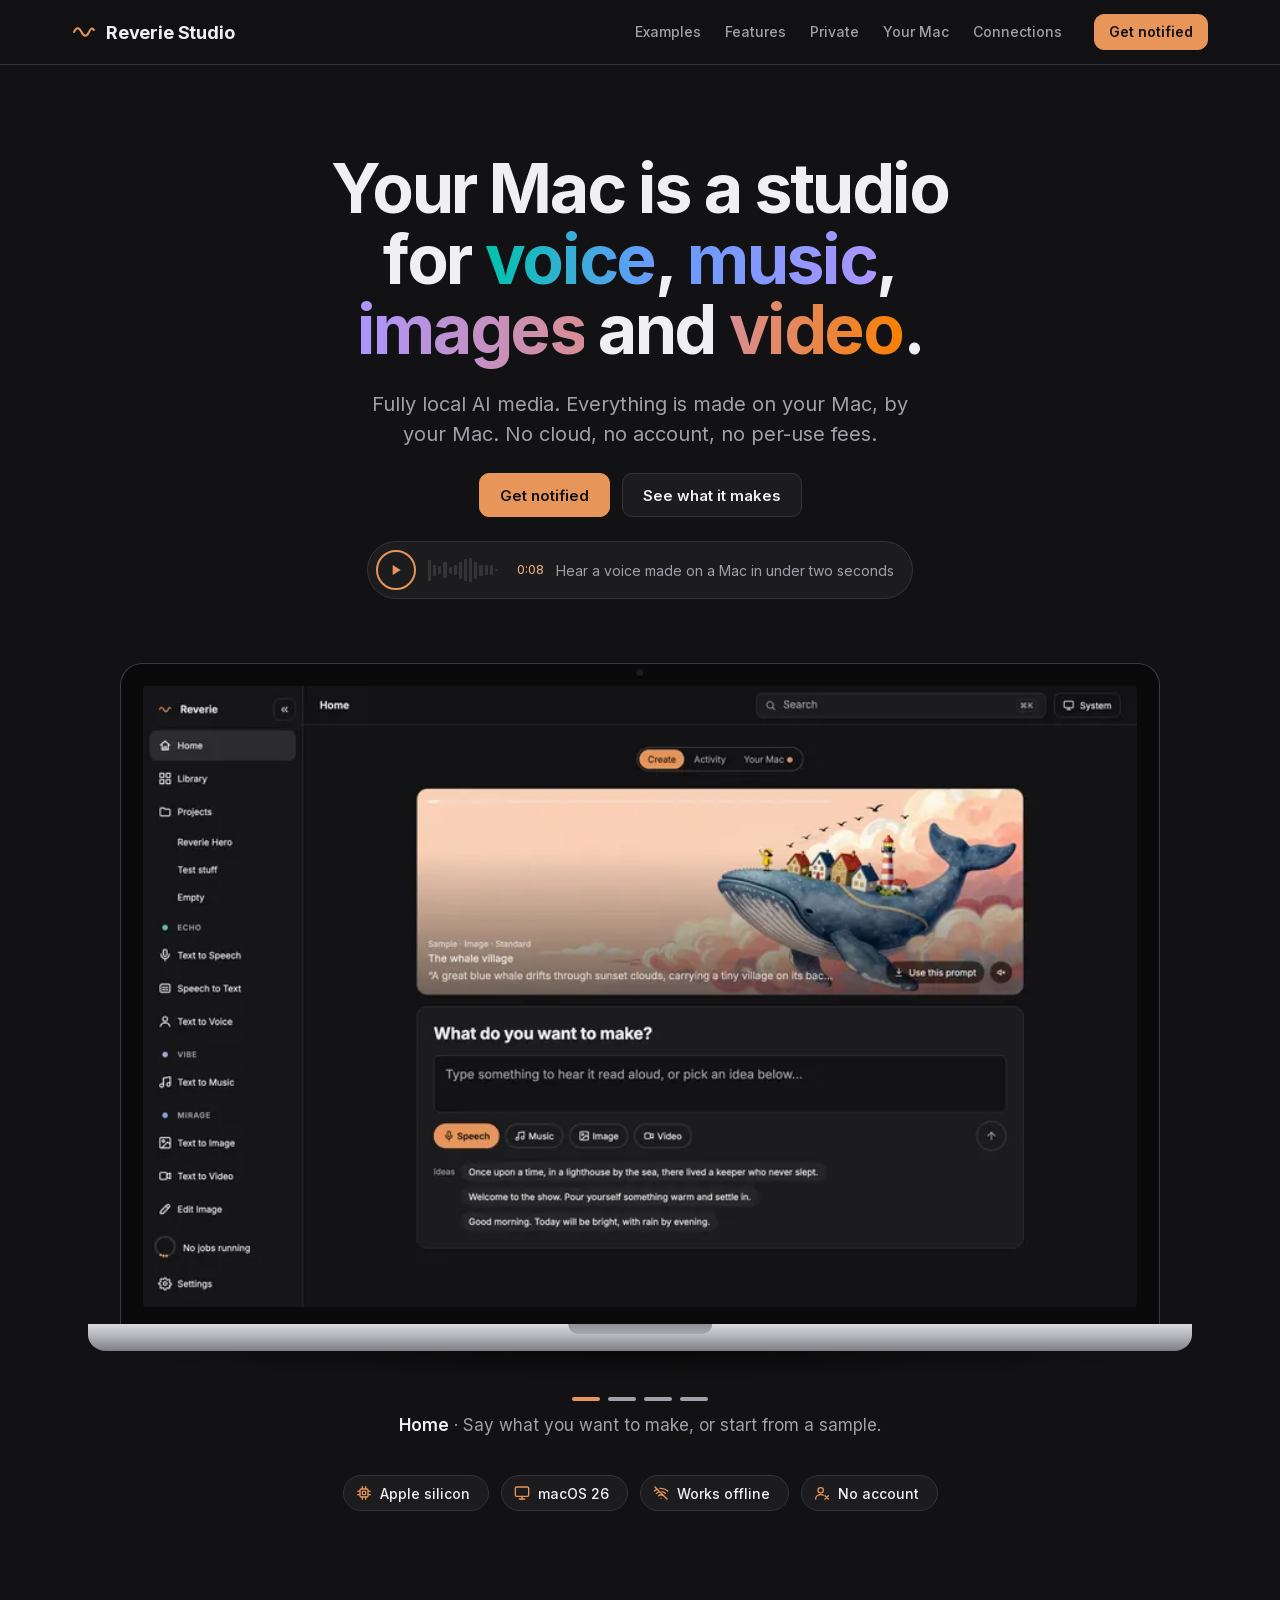
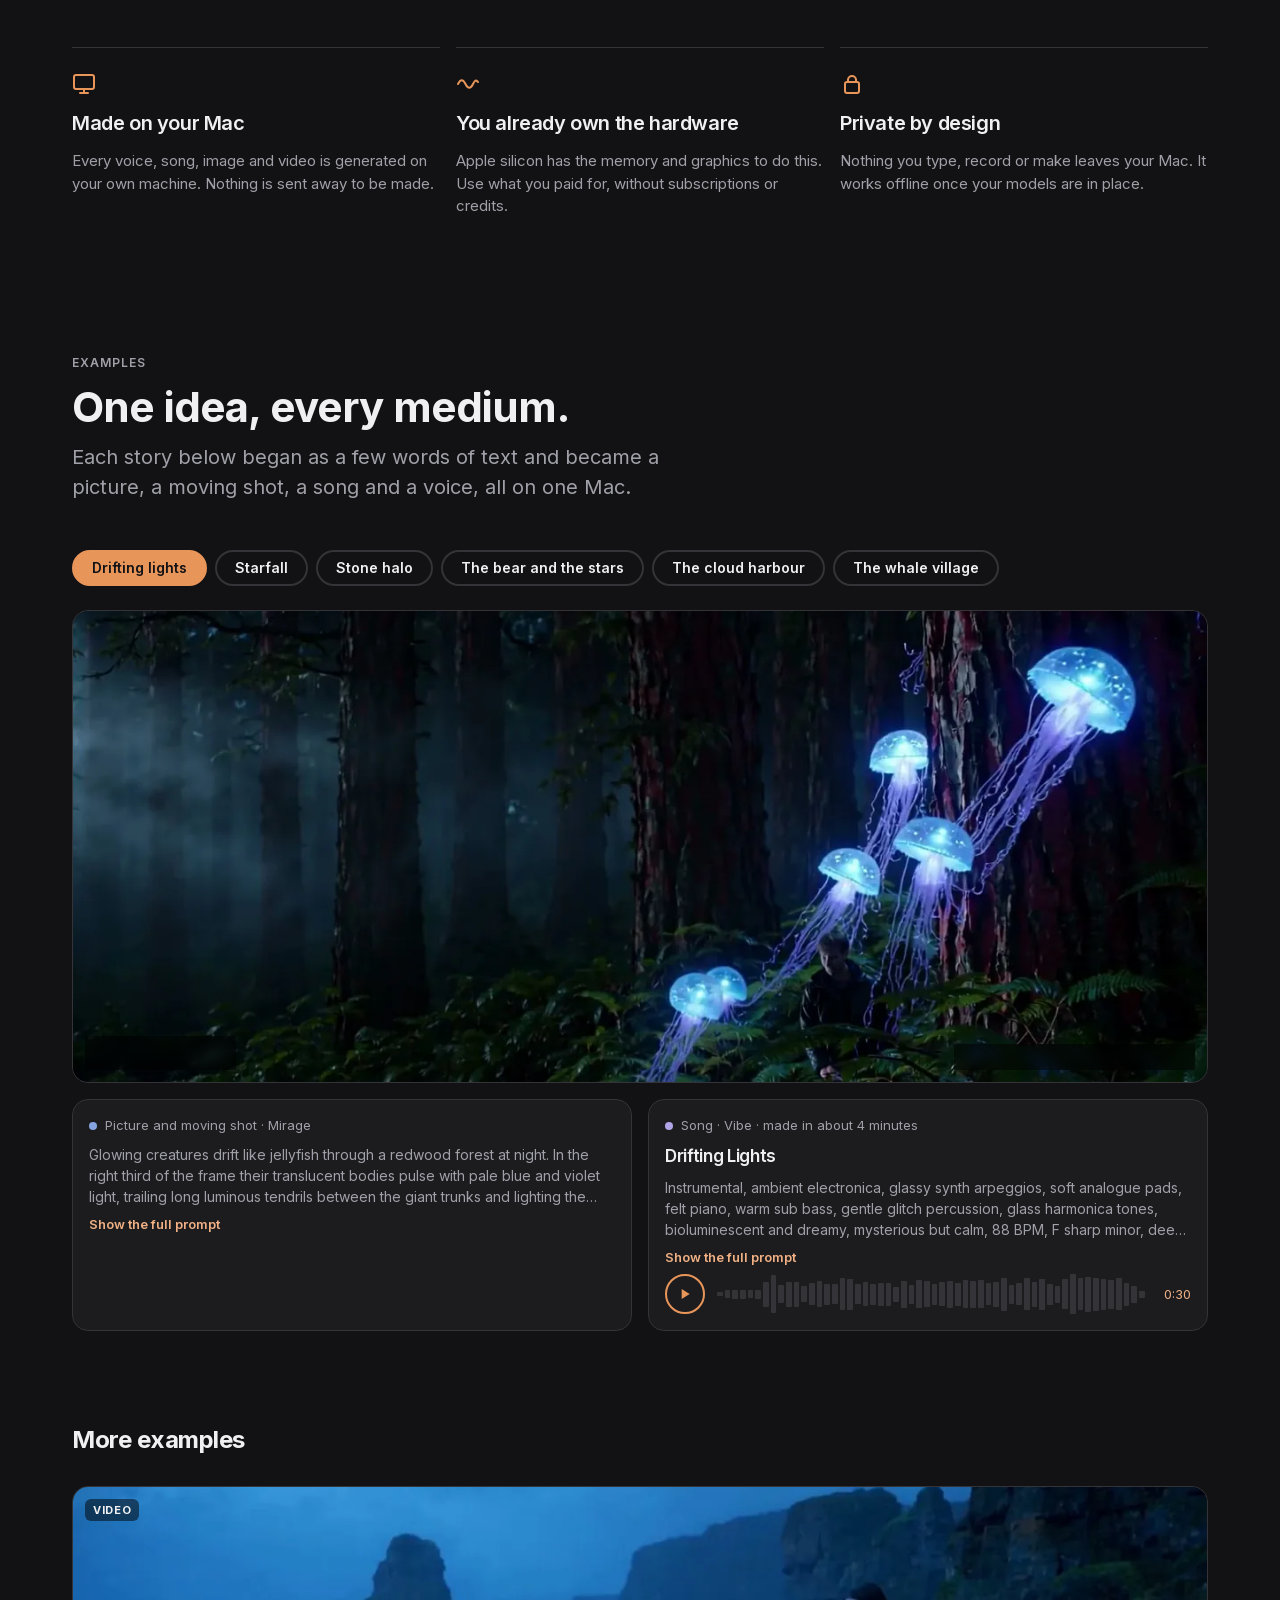
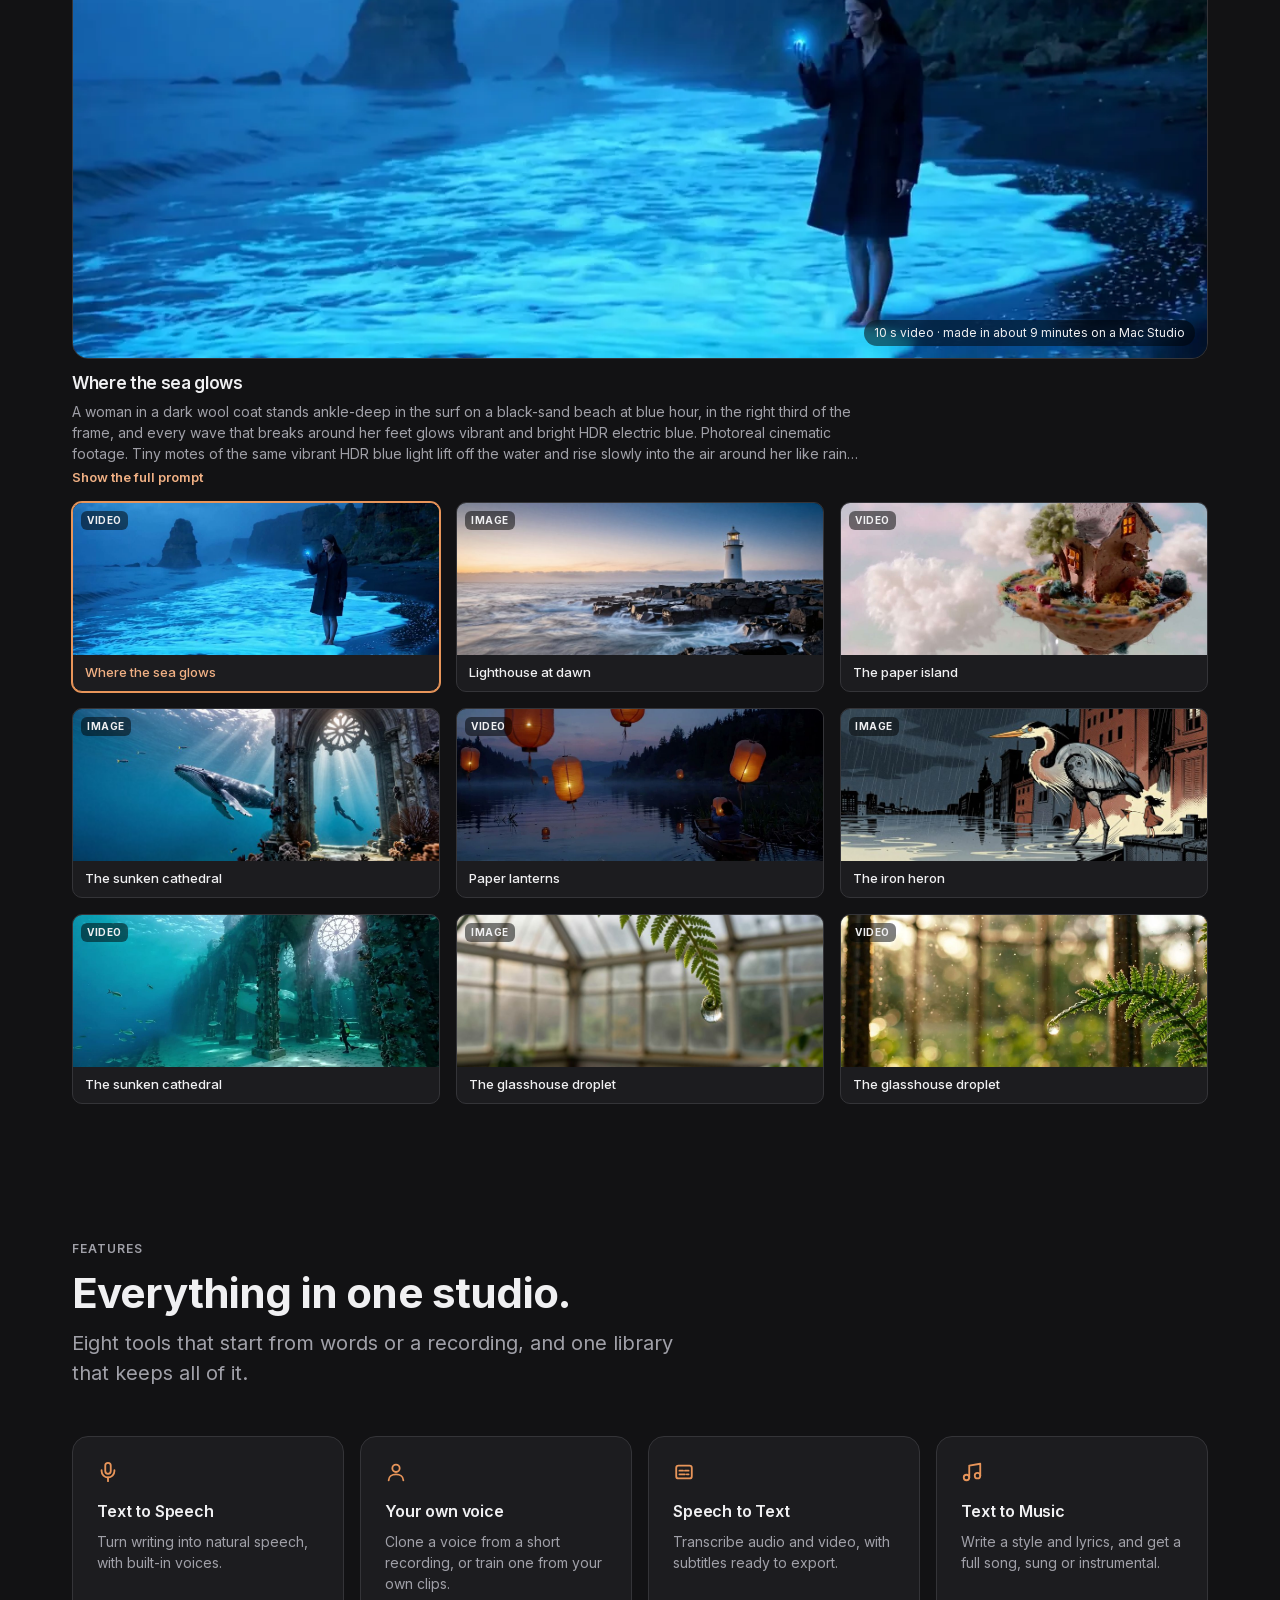
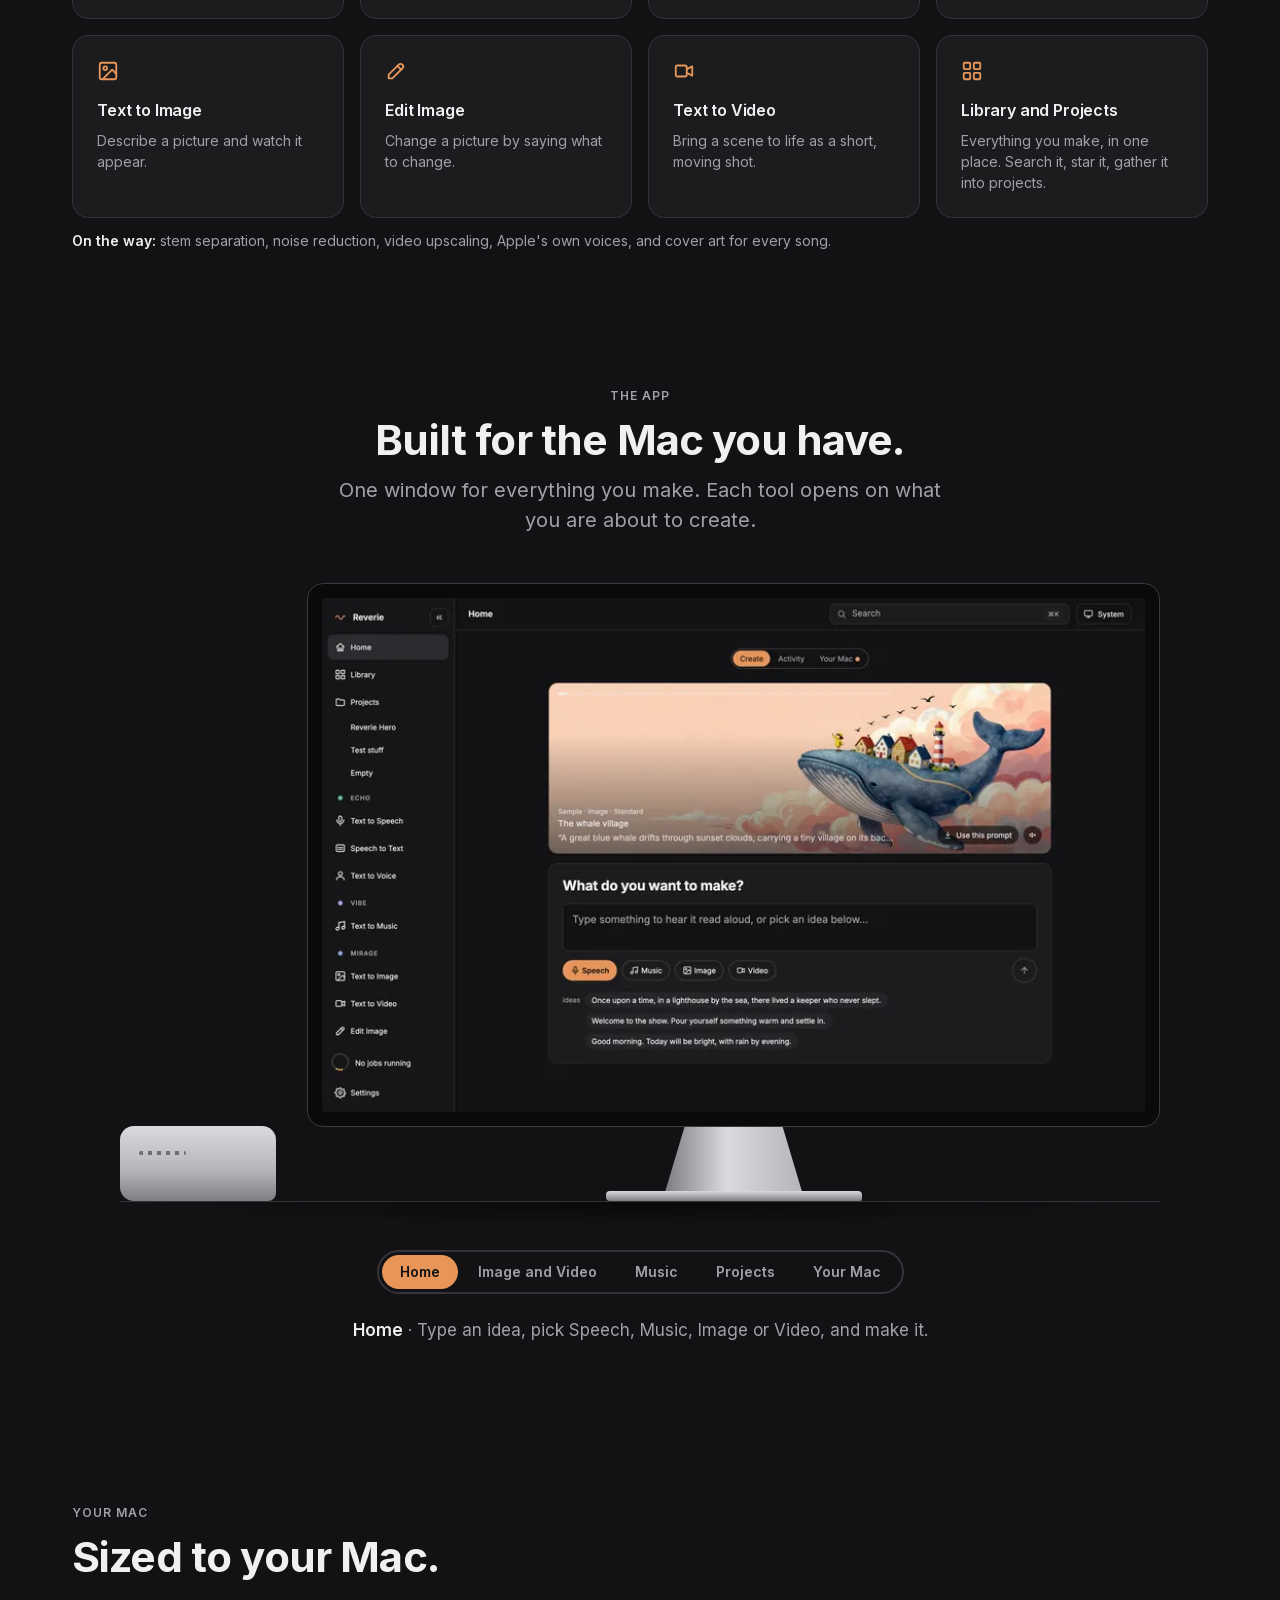
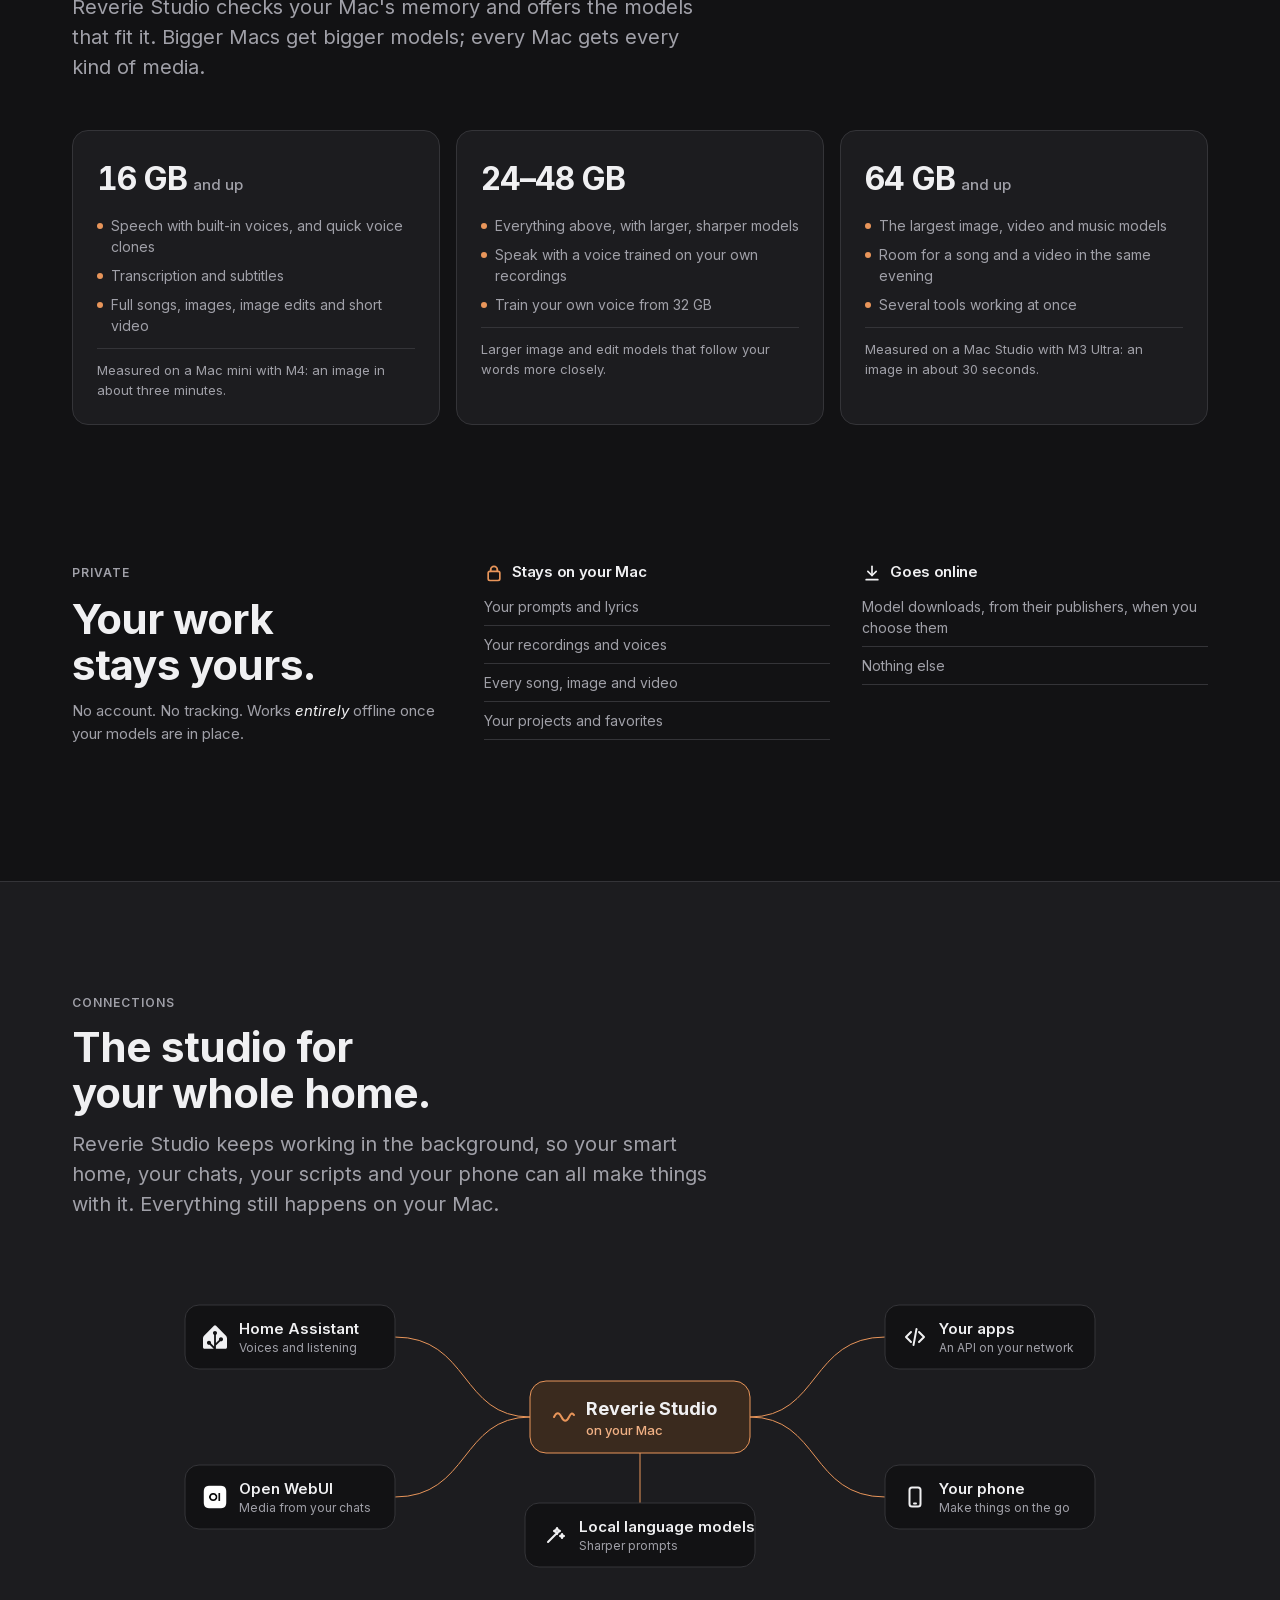
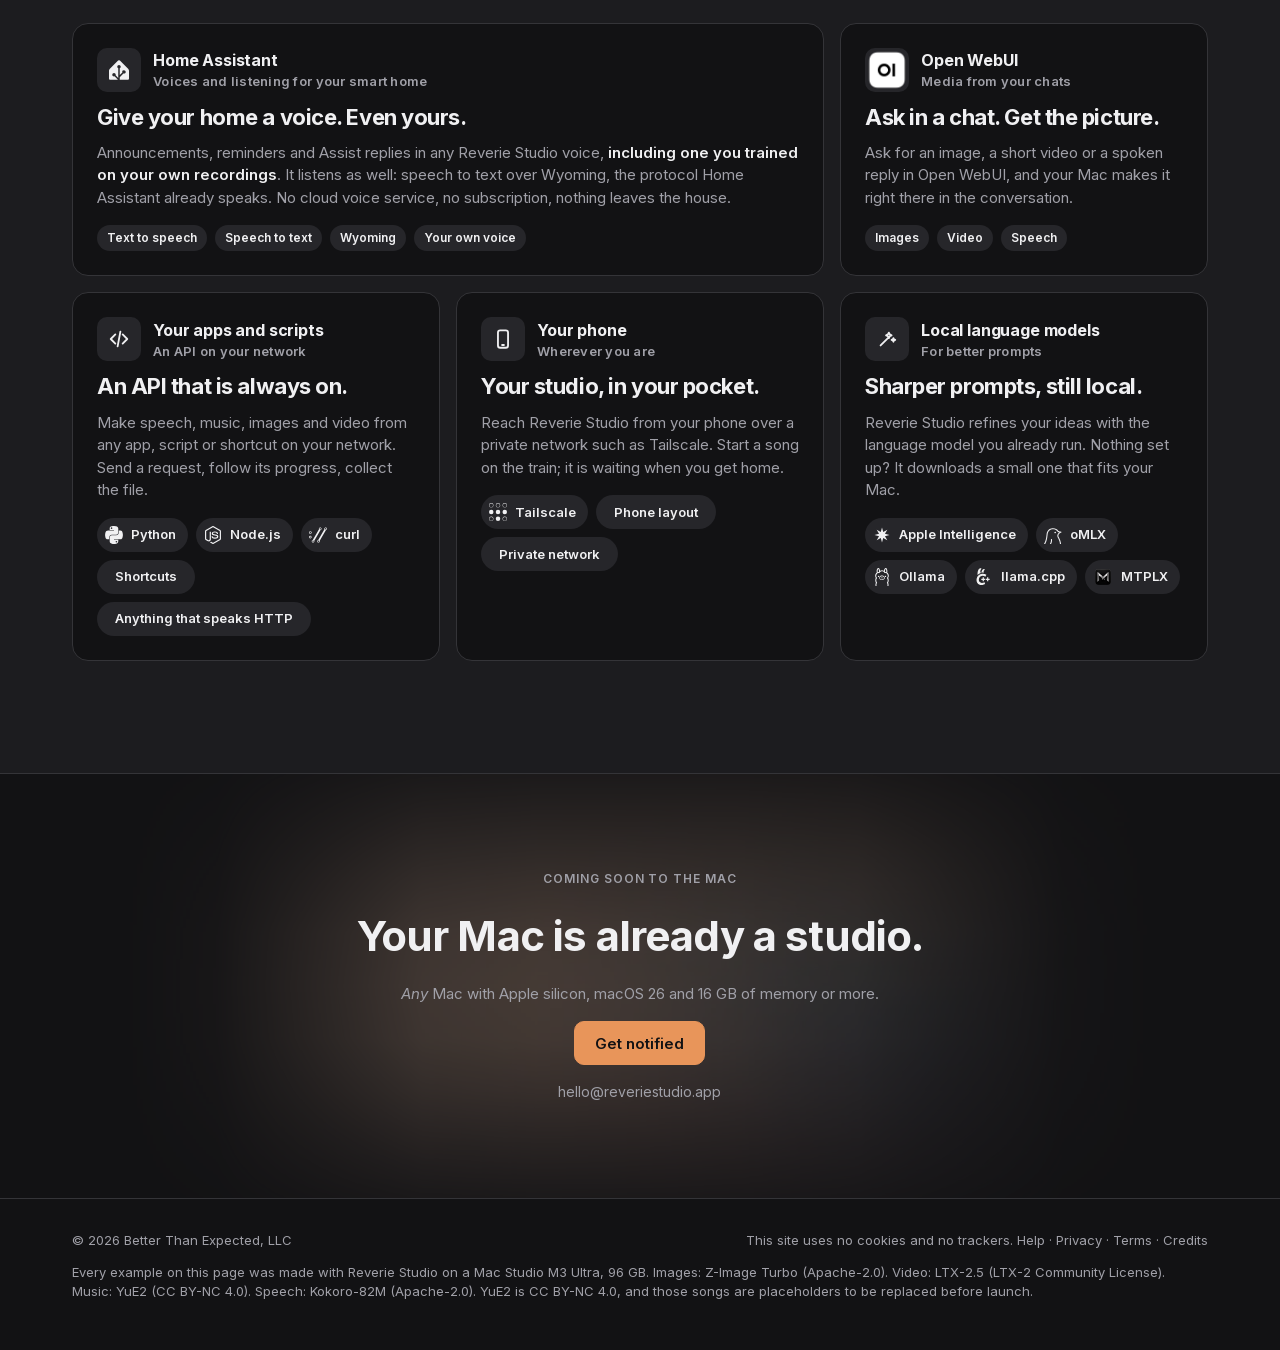
<file: index.html>
<!DOCTYPE html>
<html lang="en">
<head>
<meta charset="utf-8">
<meta name="viewport" content="width=device-width, initial-scale=1">
<title>Reverie Studio: voice, music, images and video, made on your Mac</title>
<meta name="description" content="Reverie Studio makes speech, music, images and video entirely on your Mac. Private, offline, no subscription.">
<meta name="version" content="1.3.0">
<meta name="color-scheme" content="dark">
<meta name="theme-color" content="#121214">
<link rel="canonical" href="https://reveriestudio.app/">
<meta property="og:type" content="website">
<meta property="og:site_name" content="Reverie Studio">
<meta property="og:title" content="Reverie Studio: voice, music, images and video, made on your Mac">
<meta property="og:description" content="Reverie Studio makes speech, music, images and video entirely on your Mac. Private, offline, no subscription.">
<meta property="og:url" content="https://reveriestudio.app/">
<meta property="og:image" content="https://reveriestudio.app/img/og.png">
<meta property="og:image:width" content="1200">
<meta property="og:image:height" content="630">
<meta name="twitter:card" content="summary_large_image">
<meta name="twitter:image" content="https://reveriestudio.app/img/og.png">
<link rel="icon" href="favicon.svg" type="image/svg+xml">
<link rel="icon" href="favicon.png" type="image/png">
<link rel="apple-touch-icon" href="apple-touch-icon.png">
<link rel="preload" href="fonts/inter-latin-var.woff2" as="font" type="font/woff2" crossorigin>
<link rel="preload" href="fonts/inter-latin-italic-var.woff2" as="font" type="font/woff2" crossorigin>
<link rel="stylesheet" href="css/tokens.css?v=1.3.0">
<link rel="stylesheet" href="css/site.css?v=1.3.0">
</head>
<body>
<svg class="sprite" aria-hidden="true">
  <defs>
    <symbol id="i-wave" viewBox="0 0 24 24"><path d="M2 12c2.5-5 5-5 7.5 0s5 5 7.5 0 3.5-3.5 5-2"/></symbol>
    <symbol id="i-mic" viewBox="0 0 24 24"><path d="M12 2a3 3 0 0 1 3 3v6a3 3 0 0 1-6 0V5a3 3 0 0 1 3-3z"/><path d="M19 10v1a7 7 0 0 1-14 0v-1"/><path d="M12 18v4"/></symbol>
    <symbol id="i-user" viewBox="0 0 24 24"><circle cx="12" cy="8" r="4"/><path d="M4 21c0-4 3.6-6.5 8-6.5s8 2.5 8 6.5"/></symbol>
    <symbol id="i-captions" viewBox="0 0 24 24"><rect x="3.5" y="5" width="17" height="14" rx="2.5"/><path d="M7 10.5h4"/><path d="M13 10.5h4"/><path d="M7 14.5h6"/><path d="M15 14.5h2"/></symbol>
    <symbol id="i-note" viewBox="0 0 24 24"><path d="M9 18V5l12-2v13"/><circle cx="6" cy="18" r="3"/><circle cx="18" cy="16" r="3"/></symbol>
    <symbol id="i-image" viewBox="0 0 24 24"><rect x="3" y="3" width="18" height="18" rx="2"/><circle cx="9" cy="9" r="2"/><path d="m21 15-4.5-4.5L7 20"/></symbol>
    <symbol id="i-edit" viewBox="0 0 24 24"><path d="M4 20h4L19 9a2.8 2.8 0 0 0-4-4L4 16z"/><path d="m13.5 6.5 4 4"/></symbol>
    <symbol id="i-video" viewBox="0 0 24 24"><rect x="3" y="6" width="12" height="12" rx="2"/><path d="m15 10 6-3v10l-6-3"/></symbol>
    <symbol id="i-grid" viewBox="0 0 24 24"><rect x="3" y="3" width="7" height="7" rx="1"/><rect x="14" y="3" width="7" height="7" rx="1"/><rect x="3" y="14" width="7" height="7" rx="1"/><rect x="14" y="14" width="7" height="7" rx="1"/></symbol>
    <symbol id="i-monitor" viewBox="0 0 24 24"><rect x="2" y="3" width="20" height="14" rx="2"/><path d="M8 21h8"/><path d="M12 17v4"/></symbol>
    <symbol id="i-chip" viewBox="0 0 24 24"><rect x="6" y="6" width="12" height="12" rx="2"/><rect x="9.5" y="9.5" width="5" height="5" rx="1"/><path d="M9.5 2.5V6M14.5 2.5V6M9.5 18v3.5M14.5 18v3.5M2.5 9.5H6M2.5 14.5H6M18 9.5h3.5M18 14.5h3.5"/></symbol>
    <symbol id="i-offline" viewBox="0 0 24 24"><path d="M3 3l18 18"/><path d="M8.6 16.2a5 5 0 0 1 6.3-.4"/><path d="M5.2 12.6a10 10 0 0 1 4.1-2.3"/><path d="M13.6 9.9a10 10 0 0 1 5.2 2.7"/><path d="M2 9a15 15 0 0 1 4.2-2.6"/><path d="M10.6 5.1A15 15 0 0 1 22 9"/><path d="M12 20h.01"/></symbol>
    <symbol id="i-noaccount" viewBox="0 0 24 24"><circle cx="10" cy="8" r="4"/><path d="M2.5 21c0-4 3.4-6.5 7.5-6.5 1.4 0 2.7.3 3.8.8"/><path d="m16.5 16 5 5M21.5 16l-5 5"/></symbol>
    <symbol id="i-home" viewBox="0 0 24 24"><path d="M4 11.5 12 4.5l8 7"/><path d="M6.5 10v9.5h11V10"/><path d="M10 19.5v-5h4v5"/></symbol>
    <symbol id="i-chat" viewBox="0 0 24 24"><path d="M4 5.5h16a1 1 0 0 1 1 1v10a1 1 0 0 1-1 1h-9l-4.5 3.5V17.5H4a1 1 0 0 1-1-1v-10a1 1 0 0 1 1-1z"/><path d="M8 10h8M8 13.5h5"/></symbol>
    <symbol id="i-code" viewBox="0 0 24 24"><path d="m8 7-5 5 5 5"/><path d="m16 7 5 5-5 5"/><path d="m13.5 4-3 16"/></symbol>
    <symbol id="i-phone" viewBox="0 0 24 24"><rect x="6.5" y="2.5" width="11" height="19" rx="2.5"/><path d="M11 18.5h2"/></symbol>
    <symbol id="i-wand" viewBox="0 0 24 24"><path d="M5 19 15.5 8.5M14 5l1 2 2 1-2 1-1 2-1-2-2-1 2-1zM19 11l.6 1.4L21 13l-1.4.6L19 15l-.6-1.4L17 13l1.4-.6z"/></symbol>
    <symbol id="lg-ha" viewBox="0 0 24 24"><path d="M22.939 10.627 13.061.749a1.505 1.505 0 0 0-2.121 0l-9.879 9.878C.478 11.21 0 12.363 0 13.187v9c0 .826.675 1.5 1.5 1.5h9.227l-4.063-4.062a2.034 2.034 0 0 1-.664.113c-1.13 0-2.05-.92-2.05-2.05s.92-2.05 2.05-2.05 2.05.92 2.05 2.05c0 .233-.041.456-.113.665l3.163 3.163V9.928a2.05 2.05 0 0 1-1.15-1.84c0-1.13.92-2.05 2.05-2.05s2.05.92 2.05 2.05a2.05 2.05 0 0 1-1.15 1.84v8.127l3.146-3.146A2.051 2.051 0 0 1 18 12.239c1.13 0 2.05.92 2.05 2.05s-.92 2.05-2.05 2.05c-.25 0-.488-.047-.709-.13L12.9 20.602v3.088h9.6c.825 0 1.5-.675 1.5-1.5v-9c0-.825-.477-1.977-1.061-2.561z"/></symbol>
    <symbol id="lg-tailscale" viewBox="0 0 24 24"><path d="M24 12a3 3 0 1 1-6 0 3 3 0 0 1 6 0zm-9 9a3 3 0 1 1-6 0 3 3 0 0 1 6 0zm0-9a3 3 0 1 1-6 0 3 3 0 0 1 6 0zm6-6a3 3 0 1 1 0-6 3 3 0 0 1 0 6zm0-.5a2.5 2.5 0 1 0 0-5 2.5 2.5 0 0 0 0 5zM3 24a3 3 0 1 1 0-6 3 3 0 0 1 0 6zm0-.5a2.5 2.5 0 1 0 0-5 2.5 2.5 0 0 0 0 5zm18 .5a3 3 0 1 1 0-6 3 3 0 0 1 0 6zm0-.5a2.5 2.5 0 1 0 0-5 2.5 2.5 0 0 0 0 5zM6 12a3 3 0 1 1-6 0 3 3 0 0 1 6 0zm9-9a3 3 0 1 1-6 0 3 3 0 0 1 6 0zm-3 2.5a2.5 2.5 0 1 0 0-5 2.5 2.5 0 0 0 0 5zM6 3a3 3 0 1 1-6 0 3 3 0 0 1 6 0zM3 5.5a2.5 2.5 0 1 0 0-5 2.5 2.5 0 0 0 0 5z"/></symbol>
    <symbol id="lg-ollama" viewBox="0 0 24 24"><path d="M16.361 10.26a.894.894 0 0 0-.558.47l-.072.148.001.207c0 .193.004.217.059.353.076.193.152.312.291.448.24.238.51.3.872.205a.86.86 0 0 0 .517-.436.752.752 0 0 0 .08-.498c-.064-.453-.33-.782-.724-.897a1.06 1.06 0 0 0-.466 0zm-9.203.005c-.305.096-.533.32-.65.639a1.187 1.187 0 0 0-.06.52c.057.309.31.59.598.667.362.095.632.033.872-.205.14-.136.215-.255.291-.448.055-.136.059-.16.059-.353l.001-.207-.072-.148a.894.894 0 0 0-.565-.472 1.02 1.02 0 0 0-.474.007Zm4.184 2c-.131.071-.223.25-.195.383.031.143.157.288.353.407.105.063.112.072.117.136.004.038-.01.146-.029.243-.02.094-.036.194-.036.222.002.074.07.195.143.253.064.052.076.054.255.059.164.005.198.001.264-.03.169-.082.212-.234.15-.525-.052-.243-.042-.28.087-.355.137-.08.281-.219.324-.314a.365.365 0 0 0-.175-.48.394.394 0 0 0-.181-.033c-.126 0-.207.03-.355.124l-.085.053-.053-.032c-.219-.13-.259-.145-.391-.143a.396.396 0 0 0-.193.032zm.39-2.195c-.373.036-.475.05-.654.086-.291.06-.68.195-.951.328-.94.46-1.589 1.226-1.787 2.114-.04.176-.045.234-.045.53 0 .294.005.357.043.524.264 1.16 1.332 2.017 2.714 2.173.3.033 1.596.033 1.896 0 1.11-.125 2.064-.727 2.493-1.571.114-.226.169-.372.22-.602.039-.167.044-.23.044-.523 0-.297-.005-.355-.045-.531-.288-1.29-1.539-2.304-3.072-2.497a6.873 6.873 0 0 0-.855-.031zm.645.937a3.283 3.283 0 0 1 1.44.514c.223.148.537.458.671.662.166.251.26.508.303.82.02.143.01.251-.043.482-.08.345-.332.705-.672.957a3.115 3.115 0 0 1-.689.348c-.382.122-.632.144-1.525.138-.582-.006-.686-.01-.853-.042-.57-.107-1.022-.334-1.35-.68-.264-.28-.385-.535-.45-.946-.03-.192.025-.509.137-.776.136-.326.488-.73.836-.963.403-.269.934-.46 1.422-.512.187-.02.586-.02.773-.002zm-5.503-11a1.653 1.653 0 0 0-.683.298C5.617.74 5.173 1.666 4.985 2.819c-.07.436-.119 1.04-.119 1.503 0 .544.064 1.24.155 1.721.02.107.031.202.023.208a8.12 8.12 0 0 1-.187.152 5.324 5.324 0 0 0-.949 1.02 5.49 5.49 0 0 0-.94 2.339 6.625 6.625 0 0 0-.023 1.357c.091.78.325 1.438.727 2.04l.13.195-.037.064c-.269.452-.498 1.105-.605 1.732-.084.496-.095.629-.095 1.294 0 .67.009.803.088 1.266.095.555.288 1.143.503 1.534.071.128.243.393.264.407.007.003-.014.067-.046.141a7.405 7.405 0 0 0-.548 1.873c-.062.417-.071.552-.071.991 0 .56.031.832.148 1.279L3.42 24h1.478l-.05-.091c-.297-.552-.325-1.575-.068-2.597.117-.472.25-.819.498-1.296l.148-.29v-.177c0-.165-.003-.184-.057-.293a.915.915 0 0 0-.194-.25 1.74 1.74 0 0 1-.385-.543c-.424-.92-.506-2.286-.208-3.451.124-.486.329-.918.544-1.154a.787.787 0 0 0 .223-.531c0-.195-.07-.355-.224-.522a3.136 3.136 0 0 1-.817-1.729c-.14-.96.114-2.005.69-2.834.563-.814 1.353-1.336 2.237-1.475.199-.033.57-.028.776.01.226.04.367.028.512-.041.179-.085.268-.19.374-.431.093-.215.165-.333.36-.576.234-.29.46-.489.822-.729.413-.27.884-.467 1.352-.561.17-.035.25-.04.569-.04.319 0 .398.005.569.04a4.07 4.07 0 0 1 1.914.997c.117.109.398.457.488.602.034.057.095.177.132.267.105.241.195.346.374.43.14.068.286.082.503.045.343-.058.607-.053.943.016 1.144.23 2.14 1.173 2.581 2.437.385 1.108.276 2.267-.296 3.153-.097.15-.193.27-.333.419-.301.322-.301.722-.001 1.053.493.539.801 1.866.708 3.036-.062.772-.26 1.463-.533 1.854a2.096 2.096 0 0 1-.224.258.916.916 0 0 0-.194.25c-.054.109-.057.128-.057.293v.178l.148.29c.248.476.38.823.498 1.295.253 1.008.231 2.01-.059 2.581a.845.845 0 0 0-.044.098c0 .006.329.009.732.009h.73l.02-.074.036-.134c.019-.076.057-.3.088-.516.029-.217.029-1.016 0-1.258-.11-.875-.295-1.57-.597-2.226-.032-.074-.053-.138-.046-.141.008-.005.057-.074.108-.152.376-.569.607-1.284.724-2.228.031-.26.031-1.378 0-1.628-.083-.645-.182-1.082-.348-1.525a6.083 6.083 0 0 0-.329-.7l-.038-.064.131-.194c.402-.604.636-1.262.727-2.04a6.625 6.625 0 0 0-.024-1.358 5.512 5.512 0 0 0-.939-2.339 5.325 5.325 0 0 0-.95-1.02 8.097 8.097 0 0 1-.186-.152.692.692 0 0 1 .023-.208c.208-1.087.201-2.443-.017-3.503-.19-.924-.535-1.658-.98-2.082-.354-.338-.716-.482-1.15-.455-.996.059-1.8 1.205-2.116 3.01a6.805 6.805 0 0 0-.097.726c0 .036-.007.066-.015.066a.96.96 0 0 1-.149-.078A4.857 4.857 0 0 0 12 3.03c-.832 0-1.687.243-2.456.698a.958.958 0 0 1-.148.078c-.008 0-.015-.03-.015-.066a6.71 6.71 0 0 0-.097-.725C8.997 1.392 8.337.319 7.46.048a2.096 2.096 0 0 0-.585-.041Zm.293 1.402c.248.197.523.759.682 1.388.03.113.06.244.069.292.007.047.026.152.041.233.067.365.098.76.102 1.24l.002.475-.12.175-.118.178h-.278c-.324 0-.646.041-.954.124l-.238.06c-.033.007-.038-.003-.057-.144a8.438 8.438 0 0 1 .016-2.323c.124-.788.413-1.501.696-1.711.067-.05.079-.049.157.013zm9.825-.012c.17.126.358.46.498.888.28.854.36 2.028.212 3.145-.019.14-.024.151-.057.144l-.238-.06a3.693 3.693 0 0 0-.954-.124h-.278l-.119-.178-.119-.175.002-.474c.004-.669.066-1.19.214-1.772.157-.623.434-1.185.68-1.382.078-.062.09-.063.159-.012z"/></symbol>
    <symbol id="lg-node" viewBox="0 0 24 24"><path d="M11.998,24c-0.321,0-0.641-0.084-0.922-0.247l-2.936-1.737c-0.438-0.245-0.224-0.332-0.08-0.383 c0.585-0.203,0.703-0.25,1.328-0.604c0.065-0.037,0.151-0.023,0.218,0.017l2.256,1.339c0.082,0.045,0.197,0.045,0.272,0l8.795-5.076 c0.082-0.047,0.134-0.141,0.134-0.238V6.921c0-0.099-0.053-0.192-0.137-0.242l-8.791-5.072c-0.081-0.047-0.189-0.047-0.271,0 L3.075,6.68C2.99,6.729,2.936,6.825,2.936,6.921v10.15c0,0.097,0.054,0.189,0.139,0.235l2.409,1.392 c1.307,0.654,2.108-0.116,2.108-0.89V7.787c0-0.142,0.114-0.253,0.256-0.253h1.115c0.139,0,0.255,0.112,0.255,0.253v10.021 c0,1.745-0.95,2.745-2.604,2.745c-0.508,0-0.909,0-2.026-0.551L2.28,18.675c-0.57-0.329-0.922-0.945-0.922-1.604V6.921 c0-0.659,0.353-1.275,0.922-1.603l8.795-5.082c0.557-0.315,1.296-0.315,1.848,0l8.794,5.082c0.57,0.329,0.924,0.944,0.924,1.603 v10.15c0,0.659-0.354,1.273-0.924,1.604l-8.794,5.078C12.643,23.916,12.324,24,11.998,24z M19.099,13.993 c0-1.9-1.284-2.406-3.987-2.763c-2.731-0.361-3.009-0.548-3.009-1.187c0-0.528,0.235-1.233,2.258-1.233 c1.807,0,2.473,0.389,2.747,1.607c0.024,0.115,0.129,0.199,0.247,0.199h1.141c0.071,0,0.138-0.031,0.186-0.081 c0.048-0.054,0.074-0.123,0.067-0.196c-0.177-2.098-1.571-3.076-4.388-3.076c-2.508,0-4.004,1.058-4.004,2.833 c0,1.925,1.488,2.457,3.895,2.695c2.88,0.282,3.103,0.703,3.103,1.269c0,0.983-0.789,1.402-2.642,1.402 c-2.327,0-2.839-0.584-3.011-1.742c-0.02-0.124-0.126-0.215-0.253-0.215h-1.137c-0.141,0-0.254,0.112-0.254,0.253 c0,1.482,0.806,3.248,4.655,3.248C17.501,17.007,19.099,15.91,19.099,13.993z"/></symbol>
    <symbol id="lg-python" viewBox="0 0 24 24"><path d="M11.858 0c-.978.005-1.913.088-2.736.234C6.7.662 6.26 1.558 6.26 3.21v2.182h5.725v.727H4.111c-1.664 0-3.121 1-3.577 2.903-.526 2.181-.549 3.542 0 5.82.407 1.694 1.379 2.902 3.043 2.902h1.969v-2.616c0-1.89 1.635-3.557 3.576-3.557h5.72c1.591 0 2.862-1.31 2.862-2.91v-5.45c0-1.553-1.309-2.718-2.863-2.977A18 18 0 0 0 11.858 0M8.762 1.755c.591 0 1.074.491 1.074 1.095 0 .601-.483 1.087-1.074 1.087A1.08 1.08 0 0 1 7.688 2.85c0-.604.48-1.095 1.074-1.095m9.656 4.364v2.543c0 1.971-1.671 3.63-3.577 3.63H9.122c-1.566 0-2.862 1.34-2.862 2.91v5.452c0 1.551 1.349 2.464 2.862 2.91 1.813.532 3.55.628 5.72 0 1.44-.418 2.862-1.258 2.862-2.91V18.47h-5.719v-.727h8.582c1.664 0 2.284-1.16 2.862-2.903.598-1.793.573-3.518 0-5.819-.41-1.656-1.196-2.903-2.862-2.903zm-3.216 13.807a1.08 1.08 0 0 1 1.074 1.088c0 .604-.48 1.094-1.074 1.094-.592 0-1.075-.49-1.075-1.094 0-.601.483-1.088 1.075-1.088"/></symbol>
    <symbol id="lg-curl" viewBox="0 0 24 24"><path d="M.803 14.8169c0-.5342.433-.9665.9665-.9665.5335 0 .9665.4323.9665.9665 0 .5335-.433.9657-.9665.9657-.5335 0-.9666-.4322-.9666-.9657m2.736 0c0-.1963-.0532-.376-.1119-.5525-.2344-.7024-.876-1.2169-1.6575-1.2169-.1249 0-.2344.0465-.3524.0708C.6149 13.2865 0 13.9646 0 14.817c0 .9764.7923 1.7694 1.7695 1.7694.9772 0 1.7694-.793 1.7694-1.7694m-1.7694-7.149c.5335 0 .9665.433.9665.9665 0 .5335-.433.9665-.9665.9665-.5343 0-.9666-.433-.9666-.9665 0-.5335.4323-.9665.9666-.9665m0 2.7359c.9772 0 1.7694-.7923 1.7694-1.7694 0-.1956-.0532-.376-.1119-.5525-.2344-.7024-.8767-1.2169-1.6575-1.2169-.1249 0-.2344.0465-.3524.0716C.6149 7.104 0 7.782 0 8.6344c0 .9771.7923 1.7694 1.7695 1.7694m13.221-5.694c-.5342 0-.9665-.433-.9665-.9664a.966.966 0 01.9666-.9665c.5335 0 .9658.4322.9658.9665 0 .5334-.4323.9664-.9658.9664m-9.6 16.5133c-.5335 0-.9666-.433-.9666-.9665 0-.5342.433-.9665.9666-.9665a.966.966 0 01.9665.9665c0 .5335-.4323.9665-.9665.9665m9.6-19.2491c-.978 0-1.7695.7922-1.7695 1.7694 0 .2085.0525.4025.1187.5882L5.039 18.5581c-.803.1681-1.4179.8462-1.4179 1.6985 0 .9772.7923 1.7694 1.7695 1.7694.9772 0 1.7694-.7922 1.7694-1.7694 0-.1963-.0525-.3759-.111-.5525l8.3427-14.2728c.7778-.1865 1.3683-.8531 1.3683-1.688 0-.977-.793-1.7693-1.7694-1.7693m7.24 2.7359c-.5343 0-.9666-.433-.9666-.9665a.966.966 0 01.9665-.9665c.5335 0 .9666.4322.9666.9665 0 .5334-.433.9665-.9666.9665M12.6313 21.223c-.5343 0-.9665-.433-.9665-.9665a.966.966 0 01.9665-.9665c.5335 0 .9658.4323.9658.9665 0 .5335-.4323.9665-.9658.9665M22.2305 1.974c-.9772 0-1.7694.7922-1.7694 1.7694 0 .2085.0525.4025.1187.5882l-8.3009 14.2265c-.8021.1681-1.417.8462-1.417 1.6985 0 .9772.7922 1.7694 1.7694 1.7694.9764 0 1.7687-.7922 1.7687-1.7694 0-.1963-.0525-.3759-.1111-.5525l8.3427-14.2728C23.4094 5.2448 24 4.5782 24 3.7433c0-.977-.7923-1.7693-1.7695-1.7693"/></symbol>
    <symbol id="lg-omlx" viewBox="0 0 497 497"><g transform="translate(0.000000,497.000000) scale(0.100000,-0.100000)" fill="currentColor" stroke="none"> <path d="M2275 4349 c-408 -39 -769 -207 -1056 -492 -196 -194 -333 -428 -418 -715 -47 -158 -67 -281 -101 -617 -66 -662 -116 -944 -245 -1387 -102 -352 -271 -774 -420 -1051 -19 -35 -35 -70 -35 -76 0 -8 50 -11 163 -11 l164 0 80 168 c168 348 303 739 408 1175 73 307 109 532 155 982 52 500 72 627 122 785 162 507 570 860 1096 951 155 26 389 26 544 0 221 -38 440 -129 620 -258 45 -32 152 -126 237 -209 86 -82 178 -165 204 -183 106 -72 312 -150 495 -186 l32 -7 -86 -54 c-110 -69 -170 -117 -267 -212 -93 -91 -143 -154 -191 -243 -105 -191 -130 -406 -75 -623 29 -115 81 -239 217 -516 234 -480 343 -769 411 -1091 36 -172 48 -252 57 -381 l7 -98 158 0 158 0 -4 28 c-2 15 -6 66 -9 113 -14 218 -95 560 -201 849 -81 220 -165 407 -363 810 -120 245 -147 320 -161 443 -38 338 202 621 766 906 131 65 166 126 106 183 -33 31 -86 47 -288 88 -177 36 -274 61 -370 97 -140 52 -190 88 -377 270 -140 137 -202 189 -300 254 -378 250 -782 351 -1233 308z M3050 3391 c-57 -11 -122 -53 -154 -99 -41 -57 -49 -158 -18 -218 29 -56 66 -92 120 -117 153 -69 323 37 325 203 1 147 -131 259 -273 231z M1985 1391 c-68 -31 -70 -40 -66 -271 1 -114 -2 -243 -9 -290 -40 -307 -124 -555 -255 -754 -25 -38 -45 -71 -45 -72 0 -2 79 -4 176 -4 l175 0 54 113 c117 247 182 512 201 812 7 126 -9 319 -32 374 -26 63 -86 111 -136 111 -13 0 -41 -9 -63 -19z"/> </g></symbol>
    <symbol id="lg-star8" viewBox="0 0 24 24"><path d="M12.00 2.00 L13.65 8.03 L19.07 4.93 L15.97 10.35 L22.00 12.00 L15.97 13.65 L19.07 19.07 L13.65 15.97 L12.00 22.00 L10.35 15.97 L4.93 19.07 L8.03 13.65 L2.00 12.00 L8.03 10.35 L4.93 4.93 L10.35 8.03 Z"/></symbol>
    <symbol id="i-lock" viewBox="0 0 24 24"><rect x="5" y="10" width="14" height="11" rx="2"/><path d="M8 8a4 4 0 0 1 8 0"/><path d="M8 10V8M16 10V8"/></symbol>
    <symbol id="i-download" viewBox="0 0 24 24"><path d="M12 4v11"/><path d="m7 10 5 5 5-5"/><path d="M5 20h14"/></symbol>
    <symbol id="i-play" viewBox="0 0 24 24"><path d="M7 4.5v15l12-7.5z"/></symbol>
    <symbol id="i-pause" viewBox="0 0 24 24"><rect x="6" y="4.5" width="4.2" height="15" rx="1.2"/><rect x="13.8" y="4.5" width="4.2" height="15" rx="1.2"/></symbol>
  </defs>
</svg>

<header class="nav">
  <div class="wrap">
    <a class="brand" href="#top"><svg class="icon" aria-hidden="true"><use href="#i-wave"/></svg>Reverie Studio</a>
    <nav aria-label="Sections">
      <ul>
        <li><a href="#examples">Examples</a></li>
        <li><a href="#features">Features</a></li>
        <li><a href="#private">Private</a></li>
        <li><a href="#mac">Your Mac</a></li>
        <li><a href="#connections">Connections</a></li>
      </ul>
    </nav>
    <a class="btn primary sm" href="mailto:hello@reveriestudio.app">Get notified</a>
  </div>
</header>

<main id="top">
  <section class="hero" aria-labelledby="hero-title">
    <div class="wrap">
      <div class="hero-copy">
        <h1 id="hero-title" class="aurora">Your Mac is a studio for <span class="g g1">voice</span>, <span class="g g2">music</span>, <span class="g g3">images</span> and <span class="g g4">video</span>.</h1>
        <p class="lead">Fully local AI media. Everything is made on your Mac, by your Mac. No cloud, no account, no per-use fees.</p>
        <div class="ctas">
          <a class="btn primary" href="mailto:hello@reveriestudio.app">Get notified</a>
          <a class="btn" href="#examples">See what it makes</a>
        </div>
        <div class="listen">
          <div class="player" id="heroPlayer"></div>
          <span>Hear a voice made on a Mac in under two seconds</span>
        </div>
      </div>
      <div class="stage-hero">
        <div class="glow" aria-hidden="true"><picture id="glowImg"><source type="image/webp" srcset="media/ui/home-glow.webp" sizes="100vw"><img src="media/ui/home-glow.jpg" alt="" fetchpriority="low" decoding="async"></picture></div>
        <div class="laptop">
          <div class="lid">
            <div class="screen" id="heroScreen" data-ctl="dots" role="img" aria-label="Reverie Studio on a Mac laptop">
              <picture  class="on" data-label="Home" data-cap="Say what you want to make, or start from a sample." data-glow-webp="media/ui/home-glow.webp" data-glow-jpg="media/ui/home-glow.jpg"><source type="image/webp" srcset="media/ui/home-800.webp 800w, media/ui/home-1440.webp 1440w, media/ui/home.webp 2880w" sizes="(max-width: 760px) calc(100vw - 48px), (max-width: 1104px) calc((100vw - 64px) * 0.95), 994px"><img src="media/ui/home-1440.jpg" alt="Reverie Studio's Home screen" loading="eager"></picture>
              <picture data-label="Text to Image" data-cap="Your prompt floats over everything you have made." data-glow-webp="media/ui/visual-glow.webp" data-glow-jpg="media/ui/visual-glow.jpg"><source type="image/webp" srcset="media/ui/visual-800.webp 800w, media/ui/visual-1440.webp 1440w, media/ui/visual.webp 2880w" sizes="(max-width: 760px) calc(100vw - 48px), (max-width: 1104px) calc((100vw - 64px) * 0.95), 994px"><img src="media/ui/visual-1440.jpg" alt="Reverie Studio's Image and Video screen" loading="lazy"></picture>
              <picture data-label="Text to Music" data-cap="A style and lyrics become a full song." data-glow-webp="media/ui/music-glow.webp" data-glow-jpg="media/ui/music-glow.jpg"><source type="image/webp" srcset="media/ui/music-800.webp 800w, media/ui/music-1440.webp 1440w, media/ui/music.webp 2880w" sizes="(max-width: 760px) calc(100vw - 48px), (max-width: 1104px) calc((100vw - 64px) * 0.95), 994px"><img src="media/ui/music-1440.jpg" alt="Reverie Studio's Music screen" loading="lazy"></picture>
              <picture data-label="Detail page" data-cap="Every result keeps the prompt and settings that made it." data-glow-webp="media/ui/detail-glow.webp" data-glow-jpg="media/ui/detail-glow.jpg"><source type="image/webp" srcset="media/ui/detail-800.webp 800w, media/ui/detail-1440.webp 1440w, media/ui/detail.webp 2880w" sizes="(max-width: 760px) calc(100vw - 48px), (max-width: 1104px) calc((100vw - 64px) * 0.95), 994px"><img src="media/ui/detail-1440.jpg" alt="A Reverie Studio detail page" loading="lazy"></picture>
            </div>
          </div>
          <div class="base"></div>
          <div class="shadow"></div>
        </div>
        <div class="carousel-ctl"><div class="dots" id="heroDots" role="group" aria-label="Screens"></div></div>
        <p class="screen-cap" id="heroCap" aria-live="polite"></p>
      </div>
      <div class="facts gap3">
        <span class="fact"><svg class="icon" aria-hidden="true"><use href="#i-chip"/></svg>Apple silicon</span>
        <span class="fact"><svg class="icon" aria-hidden="true"><use href="#i-monitor"/></svg>macOS 26</span>
        <span class="fact"><svg class="icon" aria-hidden="true"><use href="#i-offline"/></svg>Works offline</span>
        <span class="fact"><svg class="icon" aria-hidden="true"><use href="#i-noaccount"/></svg>No account</span>
      </div>
    </div>
  </section>

  <section class="block" id="promises" aria-label="Three promises">
    <div class="wrap">
      <h2 class="visually-hidden">Three promises</h2>
      <div class="promises">
        <div class="promise">
          <svg class="icon" aria-hidden="true"><use href="#i-monitor"/></svg>
          <h3>Made on your Mac</h3>
          <p>Every voice, song, image and video is generated on your own machine. Nothing is sent away to be made.</p>
        </div>
        <div class="promise">
          <svg class="icon" aria-hidden="true"><use href="#i-wave"/></svg>
          <h3>You already own the hardware</h3>
          <p>Apple silicon has the memory and graphics to do this. Use what you paid for, without subscriptions or credits.</p>
        </div>
        <div class="promise">
          <svg class="icon" aria-hidden="true"><use href="#i-lock"/></svg>
          <h3>Private by design</h3>
          <p>Nothing you type, record or make leaves your Mac. It works offline once your models are in place.</p>
        </div>
      </div>
    </div>
  </section>

  <section class="block" id="examples" aria-labelledby="examples-title">
    <div class="wrap">
      <div class="head">
        <span class="eyebrow">Examples</span>
        <h2 id="examples-title">One idea, every medium.</h2>
        <p>Each story below began as a few words of text and became a picture, a moving shot, a song and a voice, all on one Mac.</p>
      </div>
      <div class="chips" id="storyChips" role="group" aria-label="Stories"></div>
      <div class="story">
        <div class="story-media" id="storyMedia">
          <picture id="storyPicture"><source type="image/webp" srcset="media/img/8392d2326e21-800.webp 800w, media/img/8392d2326e21-1600.webp 1600w" sizes="(max-width: 760px) calc(100vw - 32px), 1136px"><img src="media/img/8392d2326e21-1600.jpg" alt="Drifting lights"></picture>
          <video id="storyVid" muted loop playsinline preload="none"></video>
          <div class="media-switch" id="mediaSwitch" role="group" aria-label="Show">
            <button type="button" data-m="image" aria-pressed="true">Picture</button>
            <button type="button" data-m="video" aria-pressed="false">Moving</button>
          </div>
          <span class="media-meta" id="mediaMeta"></span>
        </div>
        <div class="story-side" id="storySide"></div>
      </div>

      <div class="head more-head"><h2>More examples</h2></div>
      <div class="gpreview" id="gPreview" aria-live="polite">
        <div class="gp-media">
          <picture id="gpPicture" hidden><source type="image/webp" srcset="media/vid/da41d2535383-poster.webp"><img src="media/vid/da41d2535383-poster.jpg" alt="Where the sea glows" loading="lazy"></picture>
          <video id="gpVid" muted loop playsinline preload="none" hidden></video>
          <span class="badge" id="gpBadge">VIDEO</span>
          <span class="media-meta" id="gpMeta">10 s video · made in about 9 minutes on a Mac Studio</span>
        </div>
        <div class="gp-cap">
          <h3 id="gpTitle">Where the sea glows</h3>
          <p class="prompt" id="gpPrompt">A woman in a dark wool coat stands ankle-deep in the surf on a black-sand beach at blue hour, in the right third of the frame, and every wave that breaks around her feet glows vibrant and bright HDR electric blue. Photoreal cinematic footage. Tiny motes of the same vibrant HDR blue light lift off the water and rise slowly into the air around her like rain falling upward. She slowly raises one open hand and a few motes drift toward it and hover over her palm, lighting her face softly from below. Tall sea stacks stand in the mist behind her, and the left side is calm dark sea and soft mist. The camera dollies in slowly at waist height. Deep blue dusk, cold mist, natural skin texture, shallow depth of field, film grain. Gentle surf and a low, airy hum.</p>
          <button class="linkbtn" type="button" id="gpMore">Show the full prompt</button>
        </div>
      </div>
      <div class="gallery" id="gallery"></div>
    </div>
  </section>

  <section class="block" id="features" aria-labelledby="features-title">
    <div class="wrap">
      <div class="head">
        <span class="eyebrow">Features</span>
        <h2 id="features-title">Everything in one studio.</h2>
        <p>Eight tools that start from words or a recording, and one library that keeps all of it.</p>
      </div>
      <div class="features">
        <div class="feature"><svg class="icon" aria-hidden="true"><use href="#i-mic"/></svg><h3>Text to Speech</h3><p>Turn writing into natural speech, with built-in voices.</p></div>
        <div class="feature"><svg class="icon" aria-hidden="true"><use href="#i-user"/></svg><h3>Your own voice</h3><p>Clone a voice from a short recording, or train one from your own clips.</p></div>
        <div class="feature"><svg class="icon" aria-hidden="true"><use href="#i-captions"/></svg><h3>Speech to Text</h3><p>Transcribe audio and video, with subtitles ready to export.</p></div>
        <div class="feature"><svg class="icon" aria-hidden="true"><use href="#i-note"/></svg><h3>Text to Music</h3><p>Write a style and lyrics, and get a full song, sung or instrumental.</p></div>
        <div class="feature"><svg class="icon" aria-hidden="true"><use href="#i-image"/></svg><h3>Text to Image</h3><p>Describe a picture and watch it appear.</p></div>
        <div class="feature"><svg class="icon" aria-hidden="true"><use href="#i-edit"/></svg><h3>Edit Image</h3><p>Change a picture by saying what to change.</p></div>
        <div class="feature"><svg class="icon" aria-hidden="true"><use href="#i-video"/></svg><h3>Text to Video</h3><p>Bring a scene to life as a short, moving shot.</p></div>
        <div class="feature"><svg class="icon" aria-hidden="true"><use href="#i-grid"/></svg><h3>Library and Projects</h3><p>Everything you make, in one place. Search it, star it, gather it into projects.</p></div>
      </div>
      <p class="ontheway gap3"><b>On the way:</b> stem separation, noise reduction, video upscaling, Apple's own voices, and cover art for every song.</p>
    </div>
  </section>

  <section class="block" id="app" aria-labelledby="app-title">
    <div class="wrap">
      <div class="head center">
        <span class="eyebrow">The app</span>
        <h2 id="app-title">Built for the Mac you have.</h2>
        <p>One window for everything you make. Each tool opens on what you are about to create.</p>
      </div>
      <div class="desk">
        <div class="desk-row">
          <div class="tower" aria-hidden="true"></div>
          <div class="display">
            <div class="panel-frame"><div class="screen" id="deskScreen" data-ctl="seg" role="img" aria-label="Reverie Studio on a desktop Mac">
              <picture  class="on" data-label="Home" data-cap="Type an idea, pick Speech, Music, Image or Video, and make it."><source type="image/webp" srcset="media/ui/home-800.webp 800w, media/ui/home-1440.webp 1440w, media/ui/home.webp 2880w" sizes="(max-width: 760px) calc(100vw - 48px), (max-width: 1104px) calc((100vw - 64px) * 0.95), 994px"><img src="media/ui/home-1440.jpg" alt="" loading="eager"></picture>
              <picture data-label="Image and Video" data-cap="Everything you have made, with the prompt floating over it."><source type="image/webp" srcset="media/ui/visual-800.webp 800w, media/ui/visual-1440.webp 1440w, media/ui/visual.webp 2880w" sizes="(max-width: 760px) calc(100vw - 48px), (max-width: 1104px) calc((100vw - 64px) * 0.95), 994px"><img src="media/ui/visual-1440.jpg" alt="" loading="lazy"></picture>
              <picture data-label="Music" data-cap="A title, a style and lyrics, and every take you have made below."><source type="image/webp" srcset="media/ui/music-800.webp 800w, media/ui/music-1440.webp 1440w, media/ui/music.webp 2880w" sizes="(max-width: 760px) calc(100vw - 48px), (max-width: 1104px) calc((100vw - 64px) * 0.95), 994px"><img src="media/ui/music-1440.jpg" alt="" loading="lazy"></picture>
              <picture data-label="Projects" data-cap="Gather songs, pictures, video and prompts, and play them in order."><source type="image/webp" srcset="media/ui/project-800.webp 800w, media/ui/project-1440.webp 1440w, media/ui/project.webp 2880w" sizes="(max-width: 760px) calc(100vw - 48px), (max-width: 1104px) calc((100vw - 64px) * 0.95), 994px"><img src="media/ui/project-1440.jpg" alt="" loading="lazy"></picture>
              <picture data-label="Your Mac" data-cap="Memory and disk at a glance, and every model this Mac can run."><source type="image/webp" srcset="media/ui/mac-800.webp 800w, media/ui/mac-1440.webp 1440w, media/ui/mac.webp 2880w" sizes="(max-width: 760px) calc(100vw - 48px), (max-width: 1104px) calc((100vw - 64px) * 0.95), 994px"><img src="media/ui/mac-1440.jpg" alt="" loading="lazy"></picture>
            </div></div>
            <div class="neck"></div>
            <div class="foot"></div>
          </div>
        </div>
        <div class="desk-line"></div>
        <div class="desk-shadow"></div>
      </div>
      <div class="seg-row">
        <div class="seg" id="deskSeg" role="group" aria-label="Screen"></div>
        <p class="screen-cap" id="deskCap" aria-live="polite"></p>
      </div>
    </div>
  </section>

  <section class="block" id="mac" aria-labelledby="mac-title">
    <div class="wrap">
      <div class="head">
        <span class="eyebrow">Your Mac</span>
        <h2 id="mac-title">Sized to your Mac.</h2>
        <p>Reverie Studio checks your Mac's memory and offers the models that fit it. Bigger Macs get bigger models; every Mac gets every kind of media.</p>
      </div>
      <div class="tiers">
        <div class="tier">
          <div class="mem">16 GB<span>and up</span></div>
          <ul>
            <li>Speech with built-in voices, and quick voice clones</li>
            <li>Transcription and subtitles</li>
            <li>Full songs, images, image edits and short video</li>
          </ul>
          <p class="eg">Measured on a Mac mini with M4: an image in about three minutes.</p>
        </div>
        <div class="tier">
          <div class="mem">24&ndash;48 GB</div>
          <ul>
            <li>Everything above, with larger, sharper models</li>
            <li>Speak with a voice trained on your own recordings</li>
            <li>Train your own voice from 32 GB</li>
          </ul>
          <p class="eg">Larger image and edit models that follow your words more closely.</p>
        </div>
        <div class="tier">
          <div class="mem">64 GB<span>and up</span></div>
          <ul>
            <li>The largest image, video and music models</li>
            <li>Room for a song and a video in the same evening</li>
            <li>Several tools working at once</li>
          </ul>
          <p class="eg">Measured on a Mac Studio with M3 Ultra: an image in about 30 seconds.</p>
        </div>
      </div>
    </div>
  </section>

  <section class="block" id="private" aria-labelledby="private-title">
    <div class="wrap private">
      <div>
        <span class="eyebrow">Private</span>
        <h2 id="private-title" class="gap3">Your work stays yours.</h2>
        <p class="muted gap3">No account. No tracking. Works <em>entirely</em> offline once your models are in place.</p>
      </div>
      <div class="stay">
        <h3><svg class="icon" aria-hidden="true"><use href="#i-lock"/></svg>Stays on your Mac</h3>
        <ul><li>Your prompts and lyrics</li><li>Your recordings and voices</li><li>Every song, image and video</li><li>Your projects and favorites</li></ul>
      </div>
      <div>
        <h3><svg class="icon" aria-hidden="true"><use href="#i-download"/></svg>Goes online</h3>
        <ul><li>Model downloads, from their publishers, when you choose them</li><li>Nothing else</li></ul>
      </div>
    </div>
  </section>

  <section class="connections" id="connections" aria-labelledby="connections-title">
    <div class="wrap">
      <div class="head">
        <span class="eyebrow">Connections</span>
        <h2 id="connections-title">The studio for your whole home.</h2>
        <p>Reverie Studio keeps working in the background, so your smart home, your chats, your scripts and your phone can all make things with it. Everything still happens on your Mac.</p>
      </div>
            <div class="hub" aria-hidden="true"><svg viewBox="0 0 1000 300"><path class="wire" d="M390 150 C 320 150, 330 70, 255 70"/><path class="wire" d="M390 150 C 320 150, 330 230, 255 230"/><path class="wire" d="M610 150 C 680 150, 670 70, 745 70"/><path class="wire" d="M610 150 C 680 150, 670 230, 745 230"/><path class="wire" d="M500 186 L 500 236"/><g class="core" transform="translate(390,114)"><rect width="220" height="72" rx="16"/><g transform="translate(22,24)" fill="none" stroke="var(--brand)" stroke-width="2" stroke-linecap="round"><use href="#i-wave" width="24" height="24"/></g><text x="56" y="34">Reverie Studio</text><text class="sub" x="56" y="54">on your Mac</text></g><g class="node" transform="translate(45,38)"><rect width="210" height="64" rx="14"/><g class="lg" transform="translate(18,20)"><use href="#lg-ha" width="24" height="24"/></g><text x="54" y="29">Home Assistant</text><text class="sub" x="54" y="47">Voices and listening</text></g><g class="node" transform="translate(45,198)"><rect width="210" height="64" rx="14"/><image href="img/logos/openwebui.png" x="16" y="18" width="28" height="28"/><text x="54" y="29">Open WebUI</text><text class="sub" x="54" y="47">Media from your chats</text></g><g class="node" transform="translate(745,38)"><rect width="210" height="64" rx="14"/><g class="ic" transform="translate(18,20)"><use href="#i-code" width="24" height="24"/></g><text x="54" y="29">Your apps</text><text class="sub" x="54" y="47">An API on your network</text></g><g class="node" transform="translate(745,198)"><rect width="210" height="64" rx="14"/><g class="ic" transform="translate(18,20)"><use href="#i-phone" width="24" height="24"/></g><text x="54" y="29">Your phone</text><text class="sub" x="54" y="47">Make things on the go</text></g><g class="node" transform="translate(385,236)"><rect width="230" height="64" rx="14"/><g class="ic" transform="translate(18,20)"><use href="#i-wand" width="24" height="24"/></g><text x="54" y="29">Local language models</text><text class="sub" x="54" y="47">Sharper prompts</text></g></svg></div>
      <div class="conn-grid">
        <article class="conn wide">
          <div class="top"><span class="brand-tile"><svg class="logo" aria-hidden="true"><use href="#lg-ha"/></svg></span><span class="who"><b>Home Assistant</b><span class="for">Voices and listening for your smart home</span></span></div>
          <h3>Give your home a voice. Even yours.</h3>
          <p>Announcements, reminders and Assist replies in any Reverie Studio voice, <strong>including one you trained on your own recordings</strong>. It listens as well: speech to text over Wyoming, the protocol Home Assistant already speaks. No cloud voice service, no subscription, nothing leaves the house.</p>
          <div class="tags"><span>Text to speech</span><span>Speech to text</span><span>Wyoming</span><span>Your own voice</span></div>
        </article>
        <article class="conn">
          <div class="top"><span class="brand-tile"><img class="logo" src="img/logos/openwebui.png" alt="Open WebUI" width="44" height="44"></span><span class="who"><b>Open WebUI</b><span class="for">Media from your chats</span></span></div>
          <h3>Ask in a chat. Get the picture.</h3>
          <p>Ask for an image, a short video or a spoken reply in Open WebUI, and your Mac makes it right there in the conversation.</p>
          <div class="tags"><span>Images</span><span>Video</span><span>Speech</span></div>
        </article>
        <article class="conn">
          <div class="top"><span class="brand-tile"><svg class="icon" aria-hidden="true"><use href="#i-code"/></svg></span><span class="who"><b>Your apps and scripts</b><span class="for">An API on your network</span></span></div>
          <h3>An API that is always on.</h3>
          <p>Make speech, music, images and video from any app, script or shortcut on your network. Send a request, follow its progress, collect the file.</p>
          <div class="logos"><span><svg class="logo" aria-hidden="true"><use href="#lg-python"/></svg>Python</span><span><svg class="logo" aria-hidden="true"><use href="#lg-node"/></svg>Node.js</span><span><svg class="logo" aria-hidden="true"><use href="#lg-curl"/></svg>curl</span><span class="plain">Shortcuts</span><span class="plain">Anything that speaks HTTP</span></div>
        </article>
        <article class="conn">
          <div class="top"><span class="brand-tile"><svg class="icon" aria-hidden="true"><use href="#i-phone"/></svg></span><span class="who"><b>Your phone</b><span class="for">Wherever you are</span></span></div>
          <h3>Your studio, in your pocket.</h3>
          <p>Reach Reverie Studio from your phone over a private network such as Tailscale. Start a song on the train; it is waiting when you get home.</p>
          <div class="logos"><span><svg class="logo" aria-hidden="true"><use href="#lg-tailscale"/></svg>Tailscale</span><span class="plain">Phone layout</span><span class="plain">Private network</span></div>
        </article>
        <article class="conn">
          <div class="top"><span class="brand-tile"><svg class="icon" aria-hidden="true"><use href="#i-wand"/></svg></span><span class="who"><b>Local language models</b><span class="for">For better prompts</span></span></div>
          <h3>Sharper prompts, still local.</h3>
          <p>Reverie Studio refines your ideas with the language model you already run. Nothing set up? It downloads a small one that fits your Mac.</p>
          <div class="logos"><span><svg class="logo" aria-hidden="true"><use href="#lg-star8"/></svg>Apple Intelligence</span><span><svg class="logo" aria-hidden="true"><use href="#lg-omlx"/></svg>oMLX</span><span><svg class="logo" aria-hidden="true"><use href="#lg-ollama"/></svg>Ollama</span><span><img class="logo mono" src="img/logos/llamacpp.svg" alt="llama.cpp" width="20" height="20">llama.cpp</span><span><img class="logo" src="img/logos/mtplx.png" alt="MTPLX" width="20" height="20">MTPLX</span></div>
        </article>
      </div>
    </div>
  </section>

  <section class="cta" aria-labelledby="cta-title">
    <div class="glow" aria-hidden="true"><picture aria-hidden="true"><source type="image/webp" srcset="media/img/d4d280fda927-glow.webp" sizes="60vw"><img src="media/img/d4d280fda927-glow.jpg" alt="" loading="lazy" decoding="async" fetchpriority="low"></picture></div>
    <div class="cta-stack">
      <span class="eyebrow">Coming soon to the Mac</span>
      <h2 id="cta-title">Your Mac is already a studio.</h2>
      <p class="req"><em>Any</em> Mac with Apple silicon, macOS 26 and 16 GB of memory or more.</p>
      <a class="btn primary" href="mailto:hello@reveriestudio.app">Get notified</a>
      <p class="mail">hello@reveriestudio.app</p>
    </div>
  </section>
</main>

<footer>
  <div class="wrap">
    <div class="cols">
      <span>&copy; 2026 Better Than Expected, LLC</span>
      <span>This site uses no cookies and no trackers. <a href="help.html">Help</a> &middot; <a href="privacy.html">Privacy</a> &middot; <a href="terms.html">Terms</a> &middot; <a href="credits.html">Credits</a></span>
    </div>
    <p class="credits" id="credits"></p>
  </div>
</footer>

<script type="application/json" id="site-data">{
 "project": "7baa29f1c51545779cd7b629c8469461",
 "gateway": "the running Reverie gateway (read only)",
 "mac": "Mac Studio M3 Ultra, 96 GB",
 "stories": [
  {
   "name": "Drifting lights",
   "image": "8392d2326e21",
   "video": "00d11b1423cc",
   "song": "795e4744a1bc",
   "narration": null
  },
  {
   "name": "Starfall",
   "image": "ca4967dd1bf3",
   "video": "dd0f22d4ffd6",
   "song": "d97bdd07c187",
   "narration": null
  },
  {
   "name": "Stone halo",
   "image": "a0a2bbe93a41",
   "video": "398bd1de51ce",
   "song": "4f4d9b5193f4",
   "narration": null
  },
  {
   "name": "The bear and the stars",
   "image": "95a1e719766e",
   "video": "c4b263691ae7",
   "song": null,
   "narration": "9a6b862b9404"
  },
  {
   "name": "The cloud harbour",
   "image": "993bef9e030a",
   "video": null,
   "song": "4f9f5e3503e2",
   "narration": null
  },
  {
   "name": "The whale village",
   "image": "d4d280fda927",
   "video": null,
   "song": "21abb17fbcc1",
   "narration": "3cddd74e7d8a"
  }
 ],
 "gallery": [
  "da41d2535383",
  "769b855d5a3a",
  "752058080ebe",
  "45238ebae566",
  "39eb1cbe3744",
  "8eb49a89dd66",
  "d297f2965c2d",
  "9d20e2225ca5",
  "c13768b33f9d"
 ],
 "heroNarration": "30c57d5a35f2",
 "items": {
  "00d11b1423cc": {
   "id": "00d11b1423cc",
   "service": "mirage",
   "job_id": "00d11b1423cc",
   "kind": "video",
   "short": "Drifting lights",
   "prompt": "Glowing creatures like translucent jellyfish drift slowly between the trunks of giant redwoods on a foggy night, gathered on the right of the frame. Photoreal cinematic footage. Their soft bodies pulse with pale blue and violet light, trailing long glowing tendrils, and their light moves across the wet bark and the ferns. A young man in a rain jacket stands among the ferns in the right third, looking up, his face softly lit blue, and slowly reaches one hand toward the nearest creature. On the left, the forest fades into dark, quiet fog. The camera cranes up slowly from the forest floor. Deep shadows, volumetric fog, natural skin texture, film grain, realistic. A quiet forest at night, dripping water, a soft glassy chime.",
   "model": "LTX-2.5",
   "licence": "LTX-2 Community License",
   "mac": "Mac Studio M3 Ultra, 96 GB",
   "render_seconds": 539.9,
   "size": "1536x640",
   "files": {
    "video": "media/vid/00d11b1423cc.mp4",
    "poster": "media/vid/00d11b1423cc-poster.webp",
    "poster_fallback": "media/vid/00d11b1423cc-poster.jpg",
    "poster_small": "media/vid/00d11b1423cc-poster-800.webp",
    "poster_small_fallback": "media/vid/00d11b1423cc-poster-800.jpg"
   }
  },
  "398bd1de51ce": {
   "id": "398bd1de51ce",
   "service": "mirage",
   "job_id": "398bd1de51ce",
   "kind": "video",
   "short": "Stone halo",
   "prompt": "A colossal ring of ancient carved sandstone hangs in the air above the desert dunes at golden hour, in the right third of the frame, turning very slowly. Photoreal cinematic footage. Beneath it, thin ribbons of sand lift off the dune crests and flow upward into the ring, glowing in the low sun. A lone traveller in pale robes leads a camel along a ridge below the ring, small against its scale, and stops to look up. On the left, smooth empty dunes roll away under a clear sky. Long shadows stretch across the sand. The camera tracks slowly sideways along the dunes. Warm amber and deep blue sky, heat haze, realistic. Desert wind and a deep, resonant tone.",
   "model": "LTX-2.5",
   "licence": "LTX-2 Community License",
   "mac": "Mac Studio M3 Ultra, 96 GB",
   "render_seconds": 527.6,
   "size": "1536x640",
   "files": {
    "video": "media/vid/398bd1de51ce.mp4",
    "poster": "media/vid/398bd1de51ce-poster.webp",
    "poster_fallback": "media/vid/398bd1de51ce-poster.jpg",
    "poster_small": "media/vid/398bd1de51ce-poster-800.webp",
    "poster_small_fallback": "media/vid/398bd1de51ce-poster-800.jpg"
   }
  },
  "39eb1cbe3744": {
   "id": "39eb1cbe3744",
   "service": "mirage",
   "job_id": "39eb1cbe3744",
   "kind": "video",
   "short": "Paper lanterns",
   "prompt": "At dusk on a still mountain lake, warm paper lanterns drift slowly upward into a deep indigo sky, each glowing amber and swaying slightly as it rises. Their reflections shimmer gently on the mirror-like water. In the right third of the frame a person sits in a small wooden rowing boat among the reeds, seen from behind, slowly lifts a lantern with both hands and lets it go; it floats up and away. The camera rises very slowly, tilting up with the lanterns. Soft haze lies over pine hills in the distance. Calm, dreamy, realistic, gentle motion. Quiet water lapping and a soft breeze.",
   "model": "LTX-2.5",
   "licence": "LTX-2 Community License",
   "mac": "Mac Studio M3 Ultra, 96 GB",
   "render_seconds": 509.3,
   "size": "1536x640",
   "files": {
    "video": "media/vid/39eb1cbe3744.mp4",
    "poster": "media/vid/39eb1cbe3744-poster.webp",
    "poster_fallback": "media/vid/39eb1cbe3744-poster.jpg",
    "poster_small": "media/vid/39eb1cbe3744-poster-800.webp",
    "poster_small_fallback": "media/vid/39eb1cbe3744-poster-800.jpg"
   }
  },
  "45238ebae566": {
   "id": "45238ebae566",
   "service": "mirage",
   "job_id": "45238ebae566",
   "kind": "image",
   "short": "The sunken cathedral",
   "prompt": "A humpback whale glides through the nave of a cathedral lost beneath the sea. In the right third of the frame the whale passes between Gothic stone columns crusted with coral and sea fans, under shafts of sunlight pouring through a great rose window, while a lone free diver in a dark wetsuit floats beside a column below it, looking up. Small silver fish shimmer in the light. The left half of the frame fades into calm, open turquoise water and soft blue haze with little detail. Photorealistic underwater photograph, wide-angle lens, caustic light patterns, floating particles, natural colour, awe-inspiring scale, ultra detailed.",
   "model": "Z-Image Turbo",
   "licence": "Apache-2.0",
   "mac": "Mac Studio M3 Ultra, 96 GB",
   "render_seconds": 27.8,
   "size": "1536x640",
   "files": {
    "full": "media/img/45238ebae566-1600.webp",
    "full_fallback": "media/img/45238ebae566-1600.jpg",
    "small": "media/img/45238ebae566-800.webp",
    "small_fallback": "media/img/45238ebae566-800.jpg",
    "glow": "media/img/45238ebae566-glow.webp",
    "glow_fallback": "media/img/45238ebae566-glow.jpg"
   }
  },
  "752058080ebe": {
   "id": "752058080ebe",
   "service": "mirage",
   "job_id": "752058080ebe",
   "kind": "video",
   "short": "The paper island",
   "prompt": "A handcrafted miniature diorama of a tiny floating island made of paper, felt and clay, on the right of the frame, bobbing very gently in a pastel sky. A little waterfall of shimmering cellophane pours off its edge into cotton-wool clouds that drift slowly past. The cottage window glows warm and flickers softly, and the round felt tree sways slightly. The camera orbits very slowly to the left. Stop-motion charm, soft studio lighting, tilt-shift macro look. A gentle music-box tinkle and soft trickling water.",
   "model": "LTX-2.5",
   "licence": "LTX-2 Community License",
   "mac": "Mac Studio M3 Ultra, 96 GB",
   "render_seconds": 518.6,
   "size": "1536x640",
   "files": {
    "video": "media/vid/752058080ebe.mp4",
    "poster": "media/vid/752058080ebe-poster.webp",
    "poster_fallback": "media/vid/752058080ebe-poster.jpg",
    "poster_small": "media/vid/752058080ebe-poster-800.webp",
    "poster_small_fallback": "media/vid/752058080ebe-poster-800.jpg"
   }
  },
  "769b855d5a3a": {
   "id": "769b855d5a3a",
   "service": "mirage",
   "job_id": "769b855d5a3a",
   "kind": "image",
   "short": "Lighthouse at dawn",
   "prompt": "Cinematic wide landscape photograph at dawn. A lone white lighthouse stands on dark basalt rocks in the right third of the frame, its lamp still glowing faintly. Long slow waves roll in from the left and break into soft white foam across the rocks. Low sea mist drifts over the water, lit from behind by a sun just below the horizon, turning the mist pale gold and peach while the sky above fades to deep blue. The left half of the frame is calm open sea and soft mist with little detail. Full-frame camera, 35mm lens, long exposure smoothing the water, fine grain, natural colour, high dynamic range, ultra detailed.",
   "model": "Z-Image Turbo",
   "licence": "Apache-2.0",
   "mac": "Mac Studio M3 Ultra, 96 GB",
   "render_seconds": 26.8,
   "size": "1536x640",
   "files": {
    "full": "media/img/769b855d5a3a-1600.webp",
    "full_fallback": "media/img/769b855d5a3a-1600.jpg",
    "small": "media/img/769b855d5a3a-800.webp",
    "small_fallback": "media/img/769b855d5a3a-800.jpg",
    "glow": "media/img/769b855d5a3a-glow.webp",
    "glow_fallback": "media/img/769b855d5a3a-glow.jpg"
   }
  },
  "8392d2326e21": {
   "id": "8392d2326e21",
   "service": "mirage",
   "job_id": "8392d2326e21",
   "kind": "image",
   "short": "Drifting lights",
   "prompt": "Glowing creatures drift like jellyfish through a redwood forest at night. In the right third of the frame their translucent bodies pulse with pale blue and violet light, trailing long luminous tendrils between the giant trunks and lighting the fog, while a young man in a rain jacket stands among the ferns beneath them, looking up, his face softly lit blue. The left half of the frame fades into dark, quiet fog and shadowed trunks with little detail. Photorealistic, full-frame camera, 35mm lens, volumetric fog, wet bark, deep shadows, natural skin texture, film grain, eerie and beautiful, ultra detailed.",
   "model": "Z-Image Turbo",
   "licence": "Apache-2.0",
   "mac": "Mac Studio M3 Ultra, 96 GB",
   "render_seconds": 27.8,
   "size": "1536x640",
   "files": {
    "full": "media/img/8392d2326e21-1600.webp",
    "full_fallback": "media/img/8392d2326e21-1600.jpg",
    "small": "media/img/8392d2326e21-800.webp",
    "small_fallback": "media/img/8392d2326e21-800.jpg",
    "glow": "media/img/8392d2326e21-glow.webp",
    "glow_fallback": "media/img/8392d2326e21-glow.jpg"
   }
  },
  "8eb49a89dd66": {
   "id": "8eb49a89dd66",
   "service": "mirage",
   "job_id": "8eb49a89dd66",
   "kind": "image",
   "short": "The iron heron",
   "prompt": "A giant iron heron wades through the drowned city as a girl with a kite looks on. In the right third of the frame, a colossal mechanical heron made of riveted iron plates wades through flooded streets between dark towers, its single round eye glowing amber, while a small girl stands on a rain-soaked rooftop in the right foreground, coat whipping in the wind. The left half of the frame is dark, rain-streaked sky over still floodwater with little detail. Inked graphic-novel panel, bold black brush linework, halftone dot shading, flat muted colours of indigo, rust and cream, rain drawn as slanted ink strokes, dramatic and cinematic.",
   "model": "Z-Image Turbo",
   "licence": "Apache-2.0",
   "mac": "Mac Studio M3 Ultra, 96 GB",
   "render_seconds": 27.1,
   "size": "1536x640",
   "files": {
    "full": "media/img/8eb49a89dd66-1600.webp",
    "full_fallback": "media/img/8eb49a89dd66-1600.jpg",
    "small": "media/img/8eb49a89dd66-800.webp",
    "small_fallback": "media/img/8eb49a89dd66-800.jpg",
    "glow": "media/img/8eb49a89dd66-glow.webp",
    "glow_fallback": "media/img/8eb49a89dd66-glow.jpg"
   }
  },
  "95a1e719766e": {
   "id": "95a1e719766e",
   "service": "mirage",
   "job_id": "95a1e719766e",
   "kind": "image",
   "short": "The bear and the lake of stars",
   "prompt": "A small bear rows across a lake of stars under a low crescent moon. The little brown bear wears a knitted red scarf and sits in a wooden rowing boat in the right third of the frame, ripples of reflected starlight spreading from the oars, fireflies glowing among tall reeds beside it, and a huge crescent moon hanging low above it like a lamp. The left half of the frame is calm, open starlit water and quiet deep blue sky with little detail. Hand-painted picture-book illustration in gouache and coloured pencil on textured paper, deep blue, cream and warm gold palette, soft ink outlines, visible paper grain, cosy bedtime-story mood.",
   "model": "Z-Image Turbo",
   "licence": "Apache-2.0",
   "mac": "Mac Studio M3 Ultra, 96 GB",
   "render_seconds": 27.7,
   "size": "1536x640",
   "files": {
    "full": "media/img/95a1e719766e-1600.webp",
    "full_fallback": "media/img/95a1e719766e-1600.jpg",
    "small": "media/img/95a1e719766e-800.webp",
    "small_fallback": "media/img/95a1e719766e-800.jpg",
    "glow": "media/img/95a1e719766e-glow.webp",
    "glow_fallback": "media/img/95a1e719766e-glow.jpg"
   }
  },
  "993bef9e030a": {
   "id": "993bef9e030a",
   "service": "mirage",
   "job_id": "993bef9e030a",
   "kind": "image",
   "short": "The cloud harbour",
   "prompt": "A young mechanic waits at the end of a dock above an endless sea of clouds. She has goggles pushed up on her head and grease on her cheek, and stands at the end of a weathered wooden dock in the right third of the frame, a small airship with patched canvas sails moored beside her. The left half of the frame is open vivid blue sky over a soft white cloud sea stretching to the horizon, with little detail. Towering summer cumulus clouds rise in the distance. 2D anime feature-film still, clean line art, cel shading, hand-painted sky, bright summer light, hopeful and adventurous.",
   "model": "Z-Image Turbo",
   "licence": "Apache-2.0",
   "mac": "Mac Studio M3 Ultra, 96 GB",
   "render_seconds": 27.1,
   "size": "1536x640",
   "files": {
    "full": "media/img/993bef9e030a-1600.webp",
    "full_fallback": "media/img/993bef9e030a-1600.jpg",
    "small": "media/img/993bef9e030a-800.webp",
    "small_fallback": "media/img/993bef9e030a-800.jpg",
    "glow": "media/img/993bef9e030a-glow.webp",
    "glow_fallback": "media/img/993bef9e030a-glow.jpg"
   }
  },
  "9d20e2225ca5": {
   "id": "9d20e2225ca5",
   "service": "mirage",
   "job_id": "9d20e2225ca5",
   "kind": "image",
   "short": "The glasshouse droplet",
   "prompt": "Extreme macro photograph inside an old Victorian glasshouse in the morning. A single drop of water hangs from the tip of a curled fern frond in the right third of the frame; inside the drop the whole glasshouse is reflected upside down. Shafts of sunlight fall through misted glass panes, catching floating dust and tiny droplets. The background melts into soft green and gold bokeh, and the left half is soft and out of focus. 100mm macro lens, f/2.8, crisp detail on the droplet's surface, natural light, ultra detailed.",
   "model": "Z-Image Turbo",
   "licence": "Apache-2.0",
   "mac": "Mac Studio M3 Ultra, 96 GB",
   "render_seconds": 26.3,
   "size": "1536x640",
   "files": {
    "full": "media/img/9d20e2225ca5-1600.webp",
    "full_fallback": "media/img/9d20e2225ca5-1600.jpg",
    "small": "media/img/9d20e2225ca5-800.webp",
    "small_fallback": "media/img/9d20e2225ca5-800.jpg",
    "glow": "media/img/9d20e2225ca5-glow.webp",
    "glow_fallback": "media/img/9d20e2225ca5-glow.jpg"
   }
  },
  "a0a2bbe93a41": {
   "id": "a0a2bbe93a41",
   "service": "mirage",
   "job_id": "a0a2bbe93a41",
   "kind": "image",
   "short": "Stone halo",
   "prompt": "An ancient stone ring hangs above the dunes, drawing the sand up into the sky. The colossal ring of weathered, carved sandstone floats in the right third of the frame at golden hour, and thin ribbons of sand stream upward from the dune crests into it, glowing in the low sun. A lone traveller in pale robes leads a camel along a ridge beneath it, tiny against its scale. The left half of the frame is smooth, empty dunes under a clear deep blue sky with little detail. Photorealistic, cinematic wide shot, 35mm lens, warm amber light, long shadows, heat haze, ultra detailed.",
   "model": "Z-Image Turbo",
   "licence": "Apache-2.0",
   "mac": "Mac Studio M3 Ultra, 96 GB",
   "render_seconds": 27.8,
   "size": "1536x640",
   "files": {
    "full": "media/img/a0a2bbe93a41-1600.webp",
    "full_fallback": "media/img/a0a2bbe93a41-1600.jpg",
    "small": "media/img/a0a2bbe93a41-800.webp",
    "small_fallback": "media/img/a0a2bbe93a41-800.jpg",
    "glow": "media/img/a0a2bbe93a41-glow.webp",
    "glow_fallback": "media/img/a0a2bbe93a41-glow.jpg"
   }
  },
  "c13768b33f9d": {
   "id": "c13768b33f9d",
   "service": "mirage",
   "job_id": "c13768b33f9d",
   "kind": "video",
   "short": "The glasshouse droplet",
   "prompt": "Extreme macro shot in a sunlit Victorian glasshouse. A single clear water droplet slowly swells at the tip of a curled green fern frond on the right of the frame, trembling slightly and reflecting the glasshouse inside it. Fine dust motes and tiny droplets drift slowly through shafts of warm morning sunlight. The background is soft green and gold bokeh. The camera holds still with a very slow focus pull onto the droplet. Calm, delicate, realistic. Faint dripping and a quiet greenhouse ambience.",
   "model": "LTX-2.5",
   "licence": "LTX-2 Community License",
   "mac": "Mac Studio M3 Ultra, 96 GB",
   "render_seconds": 552.1,
   "size": "1536x640",
   "files": {
    "video": "media/vid/c13768b33f9d.mp4",
    "poster": "media/vid/c13768b33f9d-poster.webp",
    "poster_fallback": "media/vid/c13768b33f9d-poster.jpg",
    "poster_small": "media/vid/c13768b33f9d-poster-800.webp",
    "poster_small_fallback": "media/vid/c13768b33f9d-poster-800.jpg"
   }
  },
  "c4b263691ae7": {
   "id": "c4b263691ae7",
   "service": "mirage",
   "job_id": "c4b263691ae7",
   "kind": "video",
   "short": "The bear and the lake of stars",
   "prompt": "A small brown bear in a knitted red scarf rows a little wooden boat slowly across a still lake full of reflected stars, on the right of the frame, in classic hand-drawn 2D animation that looks like a painted picture book: gouache and coloured pencil on textured paper, soft wobbling ink outlines, gentle limited animation. Each stroke of the oars sends rings of starlight rippling across the water. Fireflies blink on and off among the reeds beside the boat, and a large crescent moon hangs low above the bear and sways very gently, as if on a string. The left side is calm, open water and a quiet starry sky. The camera holds still at the water's level, painted layers sliding past in soft parallax. Deep blue, cream and warm gold. Quiet storybook animation, flat painted look, not 3D. Oars dipping, crickets, a soft night breeze.",
   "model": "LTX-2.5",
   "licence": "LTX-2 Community License",
   "mac": "Mac Studio M3 Ultra, 96 GB",
   "render_seconds": 531.7,
   "size": "1536x640",
   "files": {
    "video": "media/vid/c4b263691ae7.mp4",
    "poster": "media/vid/c4b263691ae7-poster.webp",
    "poster_fallback": "media/vid/c4b263691ae7-poster.jpg",
    "poster_small": "media/vid/c4b263691ae7-poster-800.webp",
    "poster_small_fallback": "media/vid/c4b263691ae7-poster-800.jpg"
   }
  },
  "ca4967dd1bf3": {
   "id": "ca4967dd1bf3",
   "service": "mirage",
   "job_id": "ca4967dd1bf3",
   "kind": "image",
   "short": "Starfall over the harbour",
   "prompt": "A girl and her cat watch the stars fall softly into the bay. She has short dark hair and sits on a tiled rooftop beside a sleeping black cat, seen from behind and slightly to the side, in the right third of the frame, with a sleepy harbour town and its warm windows below her. Falling stars curve slowly down out of the deep blue night sky, each trailing soft light, and settle on the water of the bay like floating lanterns. The left half of the frame is open night sky and calm dark water with a few gentle star trails. 2D anime feature-film still, clean line art, cel shading with soft gradients, hand-painted background art, luminous bloom, wondrous and calm.",
   "model": "Z-Image Turbo",
   "licence": "Apache-2.0",
   "mac": "Mac Studio M3 Ultra, 96 GB",
   "render_seconds": 27.7,
   "size": "1536x640",
   "files": {
    "full": "media/img/ca4967dd1bf3-1600.webp",
    "full_fallback": "media/img/ca4967dd1bf3-1600.jpg",
    "small": "media/img/ca4967dd1bf3-800.webp",
    "small_fallback": "media/img/ca4967dd1bf3-800.jpg",
    "glow": "media/img/ca4967dd1bf3-glow.webp",
    "glow_fallback": "media/img/ca4967dd1bf3-glow.jpg"
   }
  },
  "d297f2965c2d": {
   "id": "d297f2965c2d",
   "service": "mirage",
   "job_id": "d297f2965c2d",
   "kind": "video",
   "short": "The sunken cathedral",
   "prompt": "A humpback whale glides slowly through the flooded nave of a sunken Gothic cathedral in the right third of the frame, between stone columns crusted with coral. Photoreal underwater cinematic footage. Shafts of sunlight fall through a great rose window above and shimmer on the sandy floor. A lone free diver in a dark wetsuit hangs still beside a column on the right, looking up as the whale passes, a slow stream of bubbles rising from her. On the left, the nave fades into calm, open blue water. Small silver fish turn together in the light. The camera drifts slowly backward. Teal and turquoise water, soft caustic light, floating particles, realistic. Whale song echoing through the water.",
   "model": "LTX-2.5",
   "licence": "LTX-2 Community License",
   "mac": "Mac Studio M3 Ultra, 96 GB",
   "render_seconds": 522.7,
   "size": "1536x640",
   "files": {
    "video": "media/vid/d297f2965c2d.mp4",
    "poster": "media/vid/d297f2965c2d-poster.webp",
    "poster_fallback": "media/vid/d297f2965c2d-poster.jpg",
    "poster_small": "media/vid/d297f2965c2d-poster-800.webp",
    "poster_small_fallback": "media/vid/d297f2965c2d-poster-800.jpg"
   }
  },
  "d4d280fda927": {
   "id": "d4d280fda927",
   "service": "mirage",
   "job_id": "d4d280fda927",
   "kind": "image",
   "short": "The whale village",
   "prompt": "A great blue whale drifts through sunset clouds, carrying a tiny village on its back. The whale sits in the right third of the frame: crooked little houses with warm glowing windows, a striped lighthouse and a winding path cling to its broad back, and a little girl in a yellow raincoat waves from a rooftop. Birds trail behind it through soft banks of peach and rose cloud. The left half of the frame is open, calm peach sky with a few soft clouds and little detail. Hand-painted picture-book illustration in gouache and coloured pencil on textured watercolour paper, soft visible brush strokes, gentle ink outlines, warm limited palette, whimsical and tender, full-bleed storybook spread.",
   "model": "Z-Image Turbo",
   "licence": "Apache-2.0",
   "mac": "Mac Studio M3 Ultra, 96 GB",
   "render_seconds": 27.6,
   "size": "1536x640",
   "files": {
    "full": "media/img/d4d280fda927-1600.webp",
    "full_fallback": "media/img/d4d280fda927-1600.jpg",
    "small": "media/img/d4d280fda927-800.webp",
    "small_fallback": "media/img/d4d280fda927-800.jpg",
    "glow": "media/img/d4d280fda927-glow.webp",
    "glow_fallback": "media/img/d4d280fda927-glow.jpg"
   }
  },
  "da41d2535383": {
   "id": "da41d2535383",
   "service": "mirage",
   "job_id": "da41d2535383",
   "kind": "video",
   "short": "Where the sea glows",
   "prompt": "A woman in a dark wool coat stands ankle-deep in the surf on a black-sand beach at blue hour, in the right third of the frame, and every wave that breaks around her feet glows vibrant and bright HDR electric blue. Photoreal cinematic footage. Tiny motes of the same vibrant HDR blue light lift off the water and rise slowly into the air around her like rain falling upward. She slowly raises one open hand and a few motes drift toward it and hover over her palm, lighting her face softly from below. Tall sea stacks stand in the mist behind her, and the left side is calm dark sea and soft mist. The camera dollies in slowly at waist height. Deep blue dusk, cold mist, natural skin texture, shallow depth of field, film grain. Gentle surf and a low, airy hum.",
   "model": "LTX-2.5",
   "licence": "LTX-2 Community License",
   "mac": "Mac Studio M3 Ultra, 96 GB",
   "render_seconds": 524.4,
   "size": "1536x640",
   "files": {
    "video": "media/vid/da41d2535383.mp4",
    "poster": "media/vid/da41d2535383-poster.webp",
    "poster_fallback": "media/vid/da41d2535383-poster.jpg",
    "poster_small": "media/vid/da41d2535383-poster-800.webp",
    "poster_small_fallback": "media/vid/da41d2535383-poster-800.jpg"
   }
  },
  "dd0f22d4ffd6": {
   "id": "dd0f22d4ffd6",
   "service": "mirage",
   "job_id": "dd0f22d4ffd6",
   "kind": "video",
   "short": "Starfall over the harbour",
   "prompt": "A girl with short dark hair sits on a tiled rooftop at night beside a sleeping black cat, on the right of the frame, watching falling stars curve slowly down out of the sky and settle into the bay like glowing lanterns. 2D anime film animation, clean line art, cel shading with soft gradients, hand-painted night background. Each star draws a long soft trail of light across the open deep blue sky on the left, then floats on the water and glows. Her hair and the cat's tail stir in a light breeze, and she slowly turns her head to follow one star down. The camera cranes up gently behind them, revealing the sleepy harbour town below. Luminous bloom, calm and wondrous. Soft wind, distant waves, wind chimes.",
   "model": "LTX-2.5",
   "licence": "LTX-2 Community License",
   "mac": "Mac Studio M3 Ultra, 96 GB",
   "render_seconds": 530.0,
   "size": "1536x640",
   "files": {
    "video": "media/vid/dd0f22d4ffd6.mp4",
    "poster": "media/vid/dd0f22d4ffd6-poster.webp",
    "poster_fallback": "media/vid/dd0f22d4ffd6-poster.jpg",
    "poster_small": "media/vid/dd0f22d4ffd6-poster-800.webp",
    "poster_small_fallback": "media/vid/dd0f22d4ffd6-poster-800.jpg"
   }
  },
  "21abb17fbcc1": {
   "id": "21abb17fbcc1",
   "service": "vibe",
   "job_id": "21abb17fbcc1",
   "kind": "song",
   "short": "The Town on the Whale's Back",
   "prompt": "Instrumental, no vocals, whimsical chamber orchestra waltz, storybook film score, gentle 3/4 sway, celesta melody, pizzicato strings, warm clarinet, soft accordion, glockenspiel sparkles, light harp, playful and tender, 92 BPM, F major, cosy wooden room sound, gentle swelling strings, music-box warmth, no drums",
   "lyrics": "[Intro]\n[Instrumental]\n[Outro]",
   "model": "YuE2",
   "licence": "CC BY-NC 4.0",
   "licence_placeholder": true,
   "replace_before_launch": "YuE2 is CC BY-NC 4.0",
   "mac": "Mac Studio M3 Ultra, 96 GB",
   "render_seconds": 254.8,
   "files": {
    "audio": "media/aud/21abb17fbcc1.m4a"
   }
  },
  "4f4d9b5193f4": {
   "id": "4f4d9b5193f4",
   "service": "vibe",
   "job_id": "4f4d9b5193f4",
   "kind": "song",
   "short": "Stone Halo",
   "prompt": "Instrumental, cinematic desert ambient, oud melody, duduk long tones, frame drum and soft hand percussion, low string drone, warm sub bass, shimmering synth pad, mystical and ancient, slow and hypnotic, 76 BPM, D Phrygian, wide dry heat, slow-building intensity, no vocals",
   "lyrics": "[Verse]",
   "model": "YuE2",
   "licence": "CC BY-NC 4.0",
   "licence_placeholder": true,
   "replace_before_launch": "YuE2 is CC BY-NC 4.0",
   "mac": "Mac Studio M3 Ultra, 96 GB",
   "render_seconds": 68.5,
   "files": {
    "audio": "media/aud/4f4d9b5193f4.m4a"
   }
  },
  "4f9f5e3503e2": {
   "id": "4f9f5e3503e2",
   "service": "vibe",
   "job_id": "4f9f5e3503e2",
   "kind": "song",
   "short": "The Cloud Harbour",
   "prompt": "Instrumental, no vocals, bright adventure film score, folk orchestra, lively fiddle melody, tin whistle, acoustic guitar strumming, accordion, warm French horn, pizzicato strings, light frame drum, soaring strings, sunny and hopeful, 112 BPM, G major, open airy mix, wind-swept and joyful",
   "lyrics": "[Intro]\n[Instrumental]\n[Outro]",
   "model": "YuE2",
   "licence": "CC BY-NC 4.0",
   "licence_placeholder": true,
   "replace_before_launch": "YuE2 is CC BY-NC 4.0",
   "mac": "Mac Studio M3 Ultra, 96 GB",
   "render_seconds": 336.4,
   "files": {
    "audio": "media/aud/4f9f5e3503e2.m4a"
   }
  },
  "795e4744a1bc": {
   "id": "795e4744a1bc",
   "service": "vibe",
   "job_id": "795e4744a1bc",
   "kind": "song",
   "short": "Drifting Lights",
   "prompt": "Instrumental, ambient electronica, glassy synth arpeggios, soft analogue pads, felt piano, warm sub bass, gentle glitch percussion, glass harmonica tones, bioluminescent and dreamy, mysterious but calm, 88 BPM, F sharp minor, deep stereo reverb, soft sidechain breathing, nocturnal",
   "lyrics": "[Intro]\n\n[Verse]\nAh, ah, ah\nAh, ah, ah\nAh, ah, ah\nAh\n\n[Chorus]\nAh, ah\nAh, ah\nAh, ah\nAh, ah\n\n[Interlude]\n\n[Verse]\nAh, ah, ah\nAh, ah, ah\nAh, ah, ah\nAh\n\n[Chorus]\nAh, ah\nAh, ah\nAh, ah\nAh, ah\n\n[Outro]\nAh",
   "model": "YuE2",
   "licence": "CC BY-NC 4.0",
   "licence_placeholder": true,
   "replace_before_launch": "YuE2 is CC BY-NC 4.0",
   "mac": "Mac Studio M3 Ultra, 96 GB",
   "render_seconds": 224.0,
   "files": {
    "audio": "media/aud/795e4744a1bc.m4a"
   }
  },
  "d97bdd07c187": {
   "id": "d97bdd07c187",
   "service": "vibe",
   "job_id": "d97bdd07c187",
   "kind": "song",
   "short": "Starfall Over the Harbour",
   "prompt": "English, dreamy anime ballad, soft female lead vocal, breathy and warm, gentle city-pop chords, electric piano, fingerpicked clean guitar, warm synth pads, soft bass, light brushed drums, twinkling chimes, nostalgic and hopeful, 84 BPM, E major, airy reverb, intimate and wistful",
   "lyrics": "[Verse]\nUp on the tiles where the old town sleeps\nThe cat is dreaming and the harbour keeps\nEvery light that it was ever given\nFolded small like a secret hidden\n\n[Pre-Chorus]\nAnd then the sky begins to lean\nSlow as a page in a summer dream\n\n[Chorus]\nStarfall over the harbour\nEvery wish coming down to the sea\nSoftly they land on the water\nGlowing like lanterns for you and me\nStarfall over the harbour\nStay a while, stay with me\n\n[Verse]\nI used to think the stars were far\nPinned up high where the quiet ones are\nNow they are drifting past the boats\nLittle lights on the tide afloat\n\n[Pre-Chorus]\nAnd all the windows hold their breath\nThe night is gentle, the night is kind\n\n[Chorus]\nStarfall over the harbour\nEvery wish coming down to the sea\nSoftly they land on the water\nGlowing like lanterns for you and me\nStarfall over the harbour\nStay a while, stay with me\n\n[Bridge]\nIf you could keep just one\nWould you hold it or let it run\nBack to the sky where it began\nI would leave it in your hand\n\n[Chorus]\nStarfall over the harbour\nEvery wish coming down to the sea\nSoftly they land on the water\nGlowing like lanterns for you and me\nStarfall over the harbour\nStay a while, stay with me\n\n[Outro]\nStay a while\nStay with me",
   "model": "YuE2",
   "licence": "CC BY-NC 4.0",
   "licence_placeholder": true,
   "replace_before_launch": "YuE2 is CC BY-NC 4.0",
   "mac": "Mac Studio M3 Ultra, 96 GB",
   "render_seconds": 270.2,
   "files": {
    "audio": "media/aud/d97bdd07c187.m4a"
   }
  },
  "30c57d5a35f2": {
   "id": "30c57d5a35f2",
   "service": "echo",
   "job_id": "30c57d5a35f2",
   "kind": "narration",
   "short": "Welcome",
   "job_title": "Site · Welcome",
   "voice": "bf_lily",
   "model": "Kokoro-82M",
   "licence": "Apache-2.0",
   "mac": "Mac Studio M3 Ultra, 96 GB",
   "render_seconds": 2.25,
   "files": {
    "audio": "media/aud/30c57d5a35f2.m4a"
   }
  },
  "3cddd74e7d8a": {
   "id": "3cddd74e7d8a",
   "service": "echo",
   "job_id": "3cddd74e7d8a",
   "kind": "narration",
   "short": "The town on the whale",
   "job_title": "Site · The town on the whale",
   "voice": "bf_emma",
   "model": "Kokoro-82M",
   "licence": "Apache-2.0",
   "mac": "Mac Studio M3 Ultra, 96 GB",
   "render_seconds": 2.07,
   "files": {
    "audio": "media/aud/3cddd74e7d8a.m4a"
   }
  },
  "9a6b862b9404": {
   "id": "9a6b862b9404",
   "service": "echo",
   "job_id": "9a6b862b9404",
   "kind": "narration",
   "short": "The bear and the lake of stars",
   "job_title": "Site · The bear and the lake of stars",
   "voice": "bm_george",
   "model": "Kokoro-82M",
   "licence": "Apache-2.0",
   "mac": "Mac Studio M3 Ultra, 96 GB",
   "render_seconds": 0.3,
   "files": {
    "audio": "media/aud/9a6b862b9404.m4a"
   }
  }
 },
 "peaks": {
  "21abb17fbcc1": [
   0.153,
   0.258,
   0.703,
   0.749,
   0.623,
   0.446,
   0.533,
   0.513,
   0.36,
   0.102,
   0.643,
   0.743,
   0.762,
   0.682,
   0.714,
   0.75,
   0.73,
   0.308,
   0.745,
   0.729,
   0.526,
   0.817,
   0.648,
   0.456,
   0.642,
   0.15,
   0.723,
   0.783,
   0.631,
   0.755,
   0.646,
   0.775,
   0.835,
   0.306,
   0.685,
   0.806,
   0.829,
   0.916,
   0.81,
   0.747,
   0.705,
   0.095,
   0.77,
   0.878,
   0.709,
   0.74,
   1.0,
   0.799,
   0.715,
   0.206,
   0.814,
   0.859,
   0.876,
   0.604,
   0.441,
   0.125
  ],
  "21abb17fbcc1_d": 30.02,
  "4f4d9b5193f4": [
   0.131,
   0.233,
   0.221,
   0.273,
   0.261,
   0.208,
   0.231,
   0.243,
   0.28,
   0.32,
   0.277,
   0.247,
   0.334,
   0.337,
   0.356,
   0.278,
   0.293,
   0.224,
   0.213,
   0.176,
   0.163,
   0.118,
   0.085,
   0.093,
   0.098,
   0.332,
   0.309,
   0.346,
   0.316,
   0.293,
   0.268,
   0.252,
   0.232,
   0.206,
   0.277,
   0.368,
   0.383,
   0.341,
   0.535,
   0.897,
   0.326,
   0.802,
   0.334,
   0.81,
   0.995,
   0.677,
   0.894,
   0.676,
   0.891,
   0.702,
   1.0,
   0.424,
   0.837,
   0.602,
   0.413,
   0.059
  ],
  "4f4d9b5193f4_d": 30.02,
  "4f9f5e3503e2": [
   0.181,
   0.812,
   0.875,
   1.0,
   0.832,
   0.754,
   0.873,
   0.836,
   0.863,
   0.901,
   0.81,
   0.922,
   0.83,
   0.995,
   0.861,
   0.942,
   0.916,
   0.872,
   0.866,
   0.828,
   0.815,
   0.764,
   0.717,
   0.915,
   0.869,
   0.56,
   0.592,
   0.831,
   0.753,
   0.61,
   0.655,
   0.82,
   0.858,
   0.549,
   0.63,
   0.888,
   0.91,
   0.689,
   0.799,
   0.837,
   0.707,
   0.699,
   0.852,
   0.776,
   0.607,
   0.685,
   0.787,
   0.823,
   0.781,
   0.791,
   0.878,
   0.91,
   0.634,
   0.52,
   0.459,
   0.151
  ],
  "4f9f5e3503e2_d": 30.02,
  "795e4744a1bc": [
   0.1,
   0.203,
   0.228,
   0.221,
   0.198,
   0.22,
   0.629,
   0.949,
   0.448,
   0.642,
   0.64,
   0.41,
   0.562,
   0.656,
   0.526,
   0.507,
   0.808,
   0.787,
   0.509,
   0.598,
   0.52,
   0.575,
   0.585,
   0.373,
   0.692,
   0.465,
   0.697,
   0.652,
   0.53,
   0.606,
   0.684,
   0.584,
   0.712,
   0.671,
   0.697,
   0.545,
   0.636,
   0.832,
   0.466,
   0.55,
   0.81,
   0.636,
   0.779,
   0.542,
   0.431,
   0.747,
   1.0,
   0.806,
   0.869,
   0.816,
   0.794,
   0.724,
   0.811,
   0.583,
   0.434,
   0.166
  ],
  "795e4744a1bc_d": 30.02,
  "d97bdd07c187": [
   0.107,
   0.368,
   0.475,
   0.299,
   0.163,
   0.231,
   0.591,
   0.577,
   0.518,
   0.466,
   0.642,
   0.589,
   0.351,
   0.292,
   0.263,
   0.255,
   0.241,
   0.608,
   0.458,
   0.444,
   0.565,
   0.439,
   0.451,
   0.534,
   0.385,
   0.324,
   0.254,
   0.938,
   0.531,
   0.822,
   0.71,
   0.524,
   0.836,
   0.601,
   0.732,
   0.358,
   0.603,
   1.0,
   0.629,
   0.686,
   0.601,
   0.58,
   0.774,
   0.655,
   0.409,
   0.347,
   0.235,
   0.189,
   0.488,
   0.865,
   0.942,
   0.84,
   0.9,
   0.807,
   0.364,
   0.199
  ],
  "d97bdd07c187_d": 30.02,
  "30c57d5a35f2": [
   0.0,
   0.116,
   0.872,
   0.419,
   0.324,
   0.351,
   0.445,
   0.422,
   0.33,
   0.102,
   0.339,
   0.231,
   0.197,
   0.399,
   0.643,
   0.315,
   0.3,
   0.299,
   0.256,
   0.28,
   0.332,
   0.443,
   0.389,
   0.334,
   0.721,
   0.373,
   0.058,
   0.003,
   0.0,
   0.619,
   0.656,
   0.914,
   1.0,
   0.308,
   0.034,
   0.652,
   0.717,
   0.573,
   0.336,
   0.233,
   0.02,
   0.375,
   0.464,
   0.468,
   0.442,
   0.266,
   0.229,
   0.179,
   0.371,
   0.434,
   0.2,
   0.156,
   0.003,
   0.0,
   0.0,
   0.0
  ],
  "30c57d5a35f2_d": 7.64,
  "3cddd74e7d8a": [
   0.0,
   0.002,
   1.0,
   0.23,
   0.622,
   0.742,
   0.455,
   0.629,
   0.465,
   0.447,
   0.328,
   0.551,
   0.381,
   0.375,
   0.554,
   0.531,
   0.11,
   0.006,
   0.0,
   0.0,
   0.0,
   0.788,
   0.529,
   0.524,
   0.441,
   0.634,
   0.724,
   0.169,
   0.533,
   0.498,
   0.379,
   0.182,
   0.008,
   0.74,
   0.917,
   0.611,
   0.615,
   0.492,
   0.081,
   0.493,
   0.437,
   0.617,
   0.289,
   0.619,
   0.553,
   0.524,
   0.308,
   0.389,
   0.461,
   0.297,
   0.135,
   0.009,
   0.0,
   0.0,
   0.0,
   0.0
  ],
  "3cddd74e7d8a_d": 8.28,
  "9a6b862b9404": [
   0.0,
   0.013,
   1.0,
   0.748,
   0.642,
   0.58,
   0.654,
   0.656,
   0.257,
   0.721,
   0.503,
   0.409,
   0.082,
   0.002,
   0.627,
   0.748,
   0.479,
   0.636,
   0.441,
   0.454,
   0.625,
   0.486,
   0.512,
   0.477,
   0.647,
   0.542,
   0.333,
   0.125,
   0.0,
   0.062,
   0.808,
   0.63,
   0.552,
   0.627,
   0.281,
   0.089,
   0.002,
   0.0,
   0.799,
   0.705,
   0.852,
   0.545,
   0.819,
   0.566,
   0.525,
   0.62,
   0.684,
   0.421,
   0.532,
   0.344,
   0.52,
   0.173,
   0.061,
   0.0,
   0.0,
   0.0
  ],
  "9a6b862b9404_d": 8.32
 }
}</script>
<script src="js/site.js?v=1.3.0" defer></script>
</body>
</html>
</file>
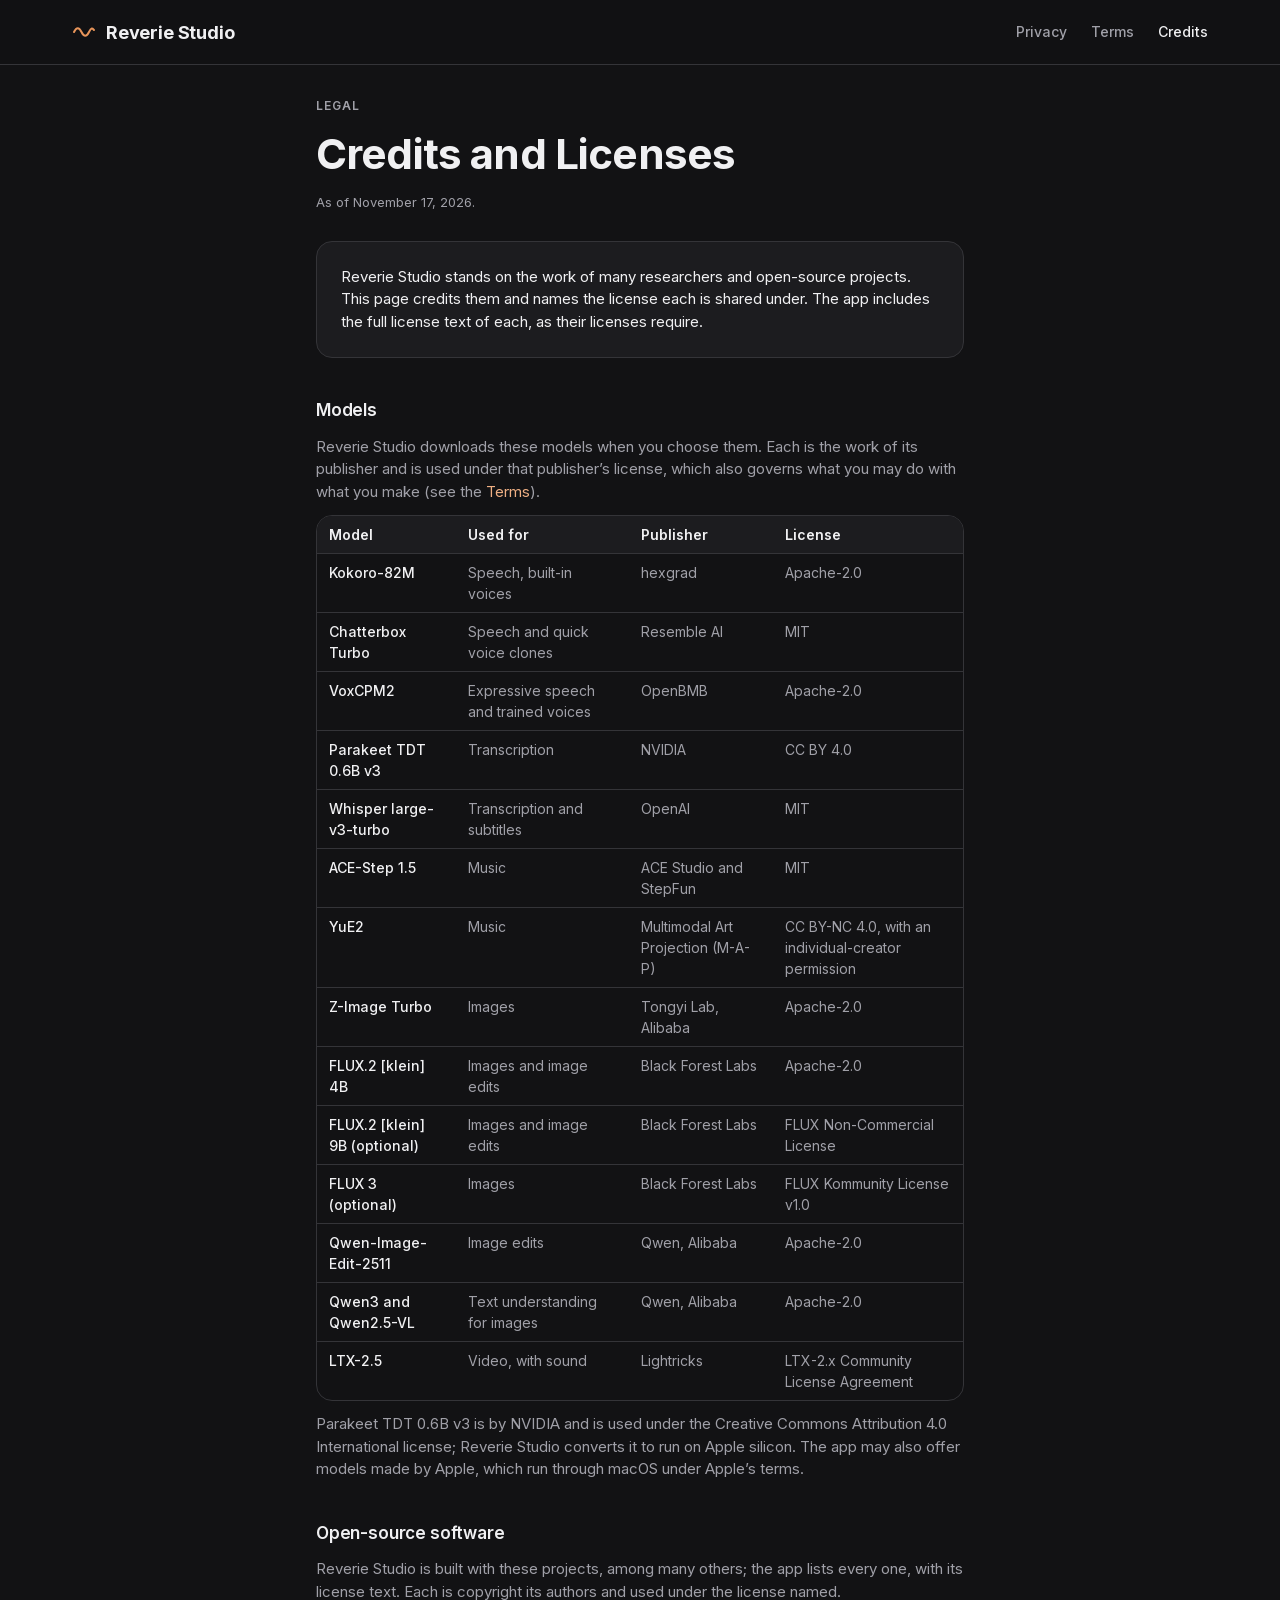
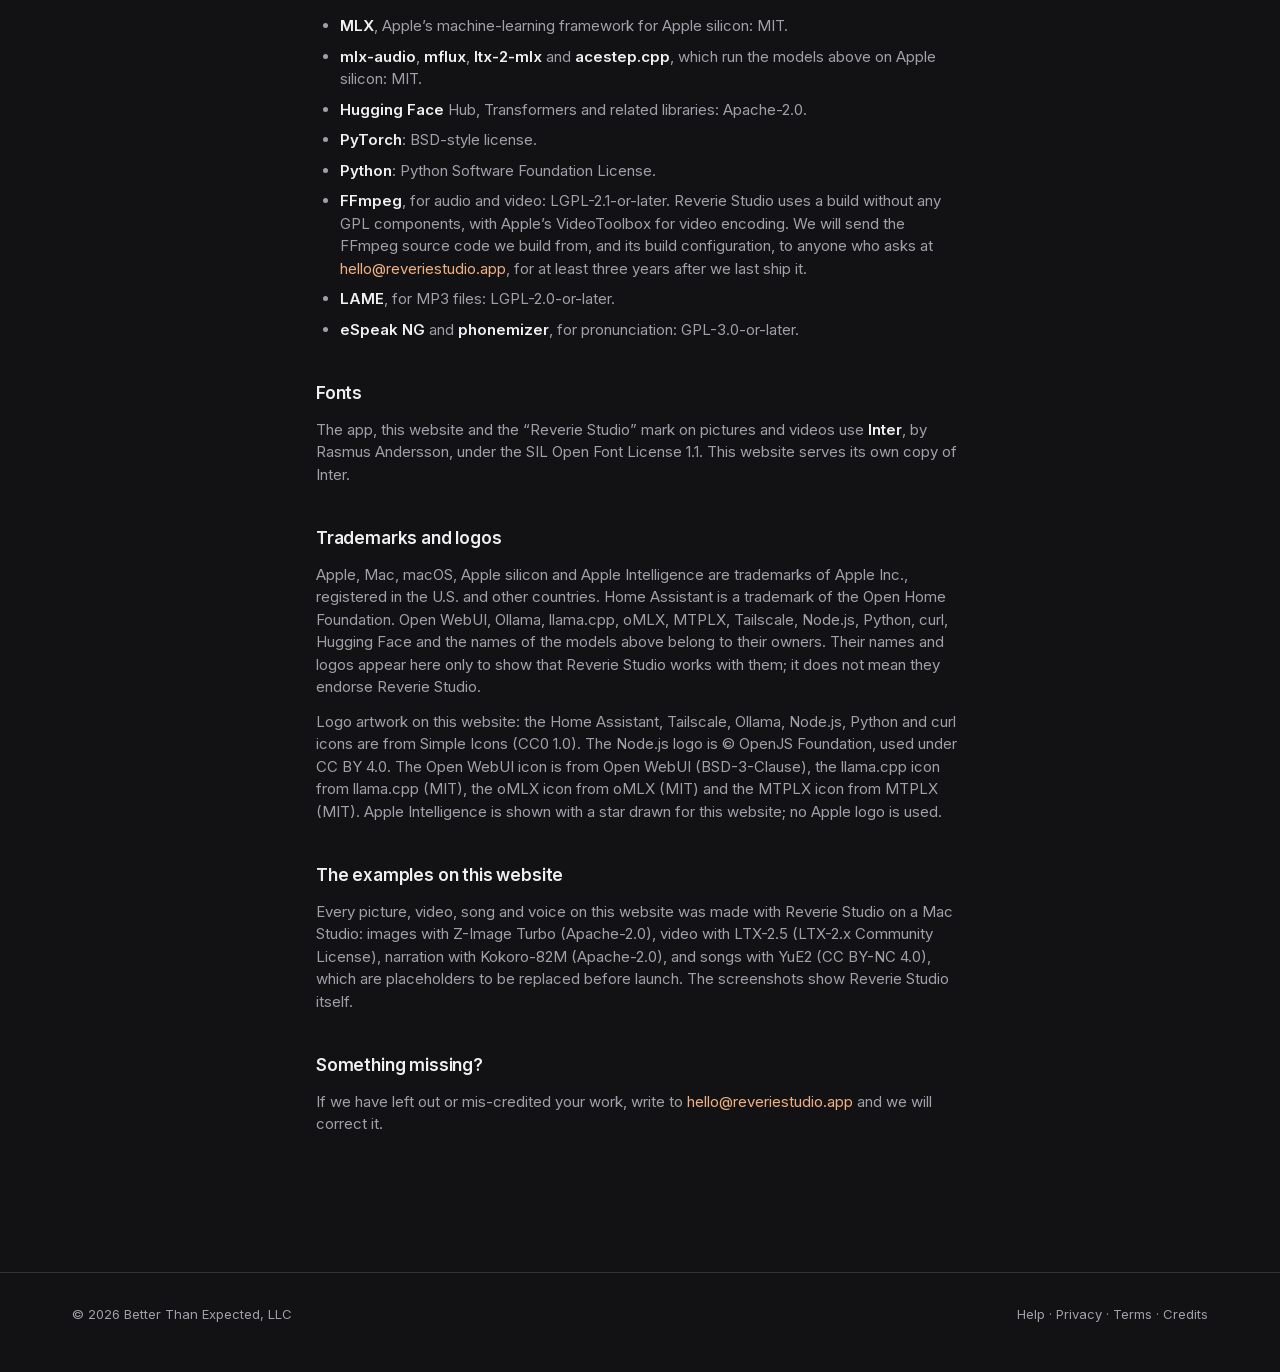
<file: credits.html>
<!DOCTYPE html>
<html lang="en">
<head>
<meta charset="utf-8">
<meta name="viewport" content="width=device-width, initial-scale=1">
<title>Credits and Licenses: Reverie Studio</title>
<meta name="description" content="The models, open-source software, fonts and trademarks behind Reverie Studio and this website, with their licenses.">
<meta name="color-scheme" content="dark">
<meta name="theme-color" content="#121214">
<link rel="canonical" href="https://reveriestudio.app/credits.html">
<link rel="icon" href="favicon.svg" type="image/svg+xml">
<link rel="icon" href="favicon.png" type="image/png">
<link rel="apple-touch-icon" href="apple-touch-icon.png">
<link rel="stylesheet" href="css/tokens.css?v=1.3.0">
<link rel="stylesheet" href="css/site.css?v=1.3.0">
</head>
<body>

<header class="nav">
  <div class="wrap">
    <a class="brand" href="index.html"><svg class="icon" aria-hidden="true" viewBox="0 0 24 24"><path d="M2 12c2.5-5 5-5 7.5 0s5 5 7.5 0 3.5-3.5 5-2"/></svg>Reverie Studio</a>
    <nav aria-label="Legal">
      <ul>
        <li><a href="privacy.html">Privacy</a></li>
        <li><a href="terms.html">Terms</a></li>
        <li><a href="credits.html" aria-current="page">Credits</a></li>
      </ul>
    </nav>
  </div>
</header>

<main class="legal">
  <div class="wrap">
    <p class="eyebrow">Legal</p>
    <h1>Credits and Licenses</h1>
    <p class="updated">As of November 17, 2026.</p>

    <div class="summary">
      <p>Reverie Studio stands on the work of many researchers and open-source projects. This page credits them and names the license each is shared under. The app includes the full license text of each, as their licenses require.</p>
    </div>

    <section aria-labelledby="models">
      <h2 id="models">Models</h2>
      <p>Reverie Studio downloads these models when you choose them. Each is the work of its publisher and is used under that publisher’s license, which also governs what you may do with what you make (see the <a href="terms.html#models">Terms</a>).</p>
      <div class="table-wrap">
        <table>
          <thead><tr><th scope="col">Model</th><th scope="col">Used for</th><th scope="col">Publisher</th><th scope="col">License</th></tr></thead>
          <tbody>
            <tr><td data-label="Model">Kokoro-82M</td><td data-label="Used for">Speech, built-in voices</td><td data-label="Publisher">hexgrad</td><td data-label="License">Apache-2.0</td></tr>
            <tr><td data-label="Model">Chatterbox Turbo</td><td data-label="Used for">Speech and quick voice clones</td><td data-label="Publisher">Resemble AI</td><td data-label="License">MIT</td></tr>
            <tr><td data-label="Model">VoxCPM2</td><td data-label="Used for">Expressive speech and trained voices</td><td data-label="Publisher">OpenBMB</td><td data-label="License">Apache-2.0</td></tr>
            <tr><td data-label="Model">Parakeet TDT 0.6B v3</td><td data-label="Used for">Transcription</td><td data-label="Publisher">NVIDIA</td><td data-label="License">CC BY 4.0</td></tr>
            <tr><td data-label="Model">Whisper large-v3-turbo</td><td data-label="Used for">Transcription and subtitles</td><td data-label="Publisher">OpenAI</td><td data-label="License">MIT</td></tr>
            <tr><td data-label="Model">ACE-Step 1.5</td><td data-label="Used for">Music</td><td data-label="Publisher">ACE Studio and StepFun</td><td data-label="License">MIT</td></tr>
            <tr><td data-label="Model">YuE2</td><td data-label="Used for">Music</td><td data-label="Publisher">Multimodal Art Projection (M-A-P)</td><td data-label="License">CC BY-NC 4.0, with an individual-creator permission</td></tr>
            <tr><td data-label="Model">Z-Image Turbo</td><td data-label="Used for">Images</td><td data-label="Publisher">Tongyi Lab, Alibaba</td><td data-label="License">Apache-2.0</td></tr>
            <tr><td data-label="Model">FLUX.2 [klein] 4B</td><td data-label="Used for">Images and image edits</td><td data-label="Publisher">Black Forest Labs</td><td data-label="License">Apache-2.0</td></tr>
            <tr><td data-label="Model">FLUX.2 [klein] 9B (optional)</td><td data-label="Used for">Images and image edits</td><td data-label="Publisher">Black Forest Labs</td><td data-label="License">FLUX Non-Commercial License</td></tr>
            <tr><td data-label="Model">FLUX 3 (optional)</td><td data-label="Used for">Images</td><td data-label="Publisher">Black Forest Labs</td><td data-label="License">FLUX Kommunity License v1.0</td></tr>
            <tr><td data-label="Model">Qwen-Image-Edit-2511</td><td data-label="Used for">Image edits</td><td data-label="Publisher">Qwen, Alibaba</td><td data-label="License">Apache-2.0</td></tr>
            <tr><td data-label="Model">Qwen3 and Qwen2.5-VL</td><td data-label="Used for">Text understanding for images</td><td data-label="Publisher">Qwen, Alibaba</td><td data-label="License">Apache-2.0</td></tr>
            <tr><td data-label="Model">LTX-2.5</td><td data-label="Used for">Video, with sound</td><td data-label="Publisher">Lightricks</td><td data-label="License">LTX-2.x Community License Agreement</td></tr>
          </tbody>
        </table>
      </div>
      <p>Parakeet TDT 0.6B v3 is by NVIDIA and is used under the Creative Commons Attribution 4.0 International license; Reverie Studio converts it to run on Apple silicon. The app may also offer models made by Apple, which run through macOS under Apple’s terms.</p>
    </section>

    <section aria-labelledby="software">
      <h2 id="software">Open-source software</h2>
      <p>Reverie Studio is built with these projects, among many others; the app lists every one, with its license text. Each is copyright its authors and used under the license named.</p>
      <ul>
        <li><strong>MLX</strong>, Apple’s machine-learning framework for Apple silicon: MIT.</li>
        <li><strong>mlx-audio</strong>, <strong>mflux</strong>, <strong>ltx-2-mlx</strong> and <strong>acestep.cpp</strong>, which run the models above on Apple silicon: MIT.</li>
        <li><strong>Hugging Face</strong> Hub, Transformers and related libraries: Apache-2.0.</li>
        <li><strong>PyTorch</strong>: BSD-style license.</li>
        <li><strong>Python</strong>: Python Software Foundation License.</li>
        <li><strong>FFmpeg</strong>, for audio and video: LGPL-2.1-or-later. Reverie Studio uses a build without any GPL components, with Apple’s VideoToolbox for video encoding. We will send the FFmpeg source code we build from, and its build configuration, to anyone who asks at <a href="mailto:hello@reveriestudio.app">hello@reveriestudio.app</a>, for at least three years after we last ship it.</li>
        <li><strong>LAME</strong>, for MP3 files: LGPL-2.0-or-later.</li>
        <li><strong>eSpeak NG</strong> and <strong>phonemizer</strong>, for pronunciation: GPL-3.0-or-later.</li>
      </ul>
    </section>

    <section aria-labelledby="fonts">
      <h2 id="fonts">Fonts</h2>
      <p>The app, this website and the “Reverie Studio” mark on pictures and videos use <strong>Inter</strong>, by Rasmus Andersson, under the SIL Open Font License 1.1. This website serves its own copy of Inter.</p>
    </section>

    <section aria-labelledby="marks">
      <h2 id="marks">Trademarks and logos</h2>
      <p>Apple, Mac, macOS, Apple silicon and Apple Intelligence are trademarks of Apple Inc., registered in the U.S. and other countries. Home Assistant is a trademark of the Open Home Foundation. Open WebUI, Ollama, llama.cpp, oMLX, MTPLX, Tailscale, Node.js, Python, curl, Hugging Face and the names of the models above belong to their owners. Their names and logos appear here only to show that Reverie Studio works with them; it does not mean they endorse Reverie Studio.</p>
      <p>Logo artwork on this website: the Home Assistant, Tailscale, Ollama, Node.js, Python and curl icons are from Simple Icons (CC0 1.0). The Node.js logo is © OpenJS Foundation, used under CC BY 4.0. The Open WebUI icon is from Open WebUI (BSD-3-Clause), the llama.cpp icon from llama.cpp (MIT), the oMLX icon from oMLX (MIT) and the MTPLX icon from MTPLX (MIT). Apple Intelligence is shown with a star drawn for this website; no Apple logo is used.</p>
    </section>

    <section aria-labelledby="examples">
      <h2 id="examples">The examples on this website</h2>
      <p>Every picture, video, song and voice on this website was made with Reverie Studio on a Mac Studio: images with Z-Image Turbo (Apache-2.0), video with LTX-2.5 (LTX-2.x Community License), narration with Kokoro-82M (Apache-2.0), and songs with YuE2 (CC BY-NC 4.0), which are placeholders to be replaced before launch. The screenshots show Reverie Studio itself.</p>
    </section>

    <section aria-labelledby="ask">
      <h2 id="ask">Something missing?</h2>
      <p>If we have left out or mis-credited your work, write to <a href="mailto:hello@reveriestudio.app">hello@reveriestudio.app</a> and we will correct it.</p>
    </section>
  </div>
</main>

<footer>
  <div class="wrap">
    <div class="cols">
      <span>&copy; 2026 Better Than Expected, LLC</span>
      <span><a href="help.html">Help</a> &middot; <a href="privacy.html">Privacy</a> &middot; <a href="terms.html">Terms</a> &middot; <a href="credits.html">Credits</a></span>
    </div>
  </div>
</footer>
</body>
</html>
</file>
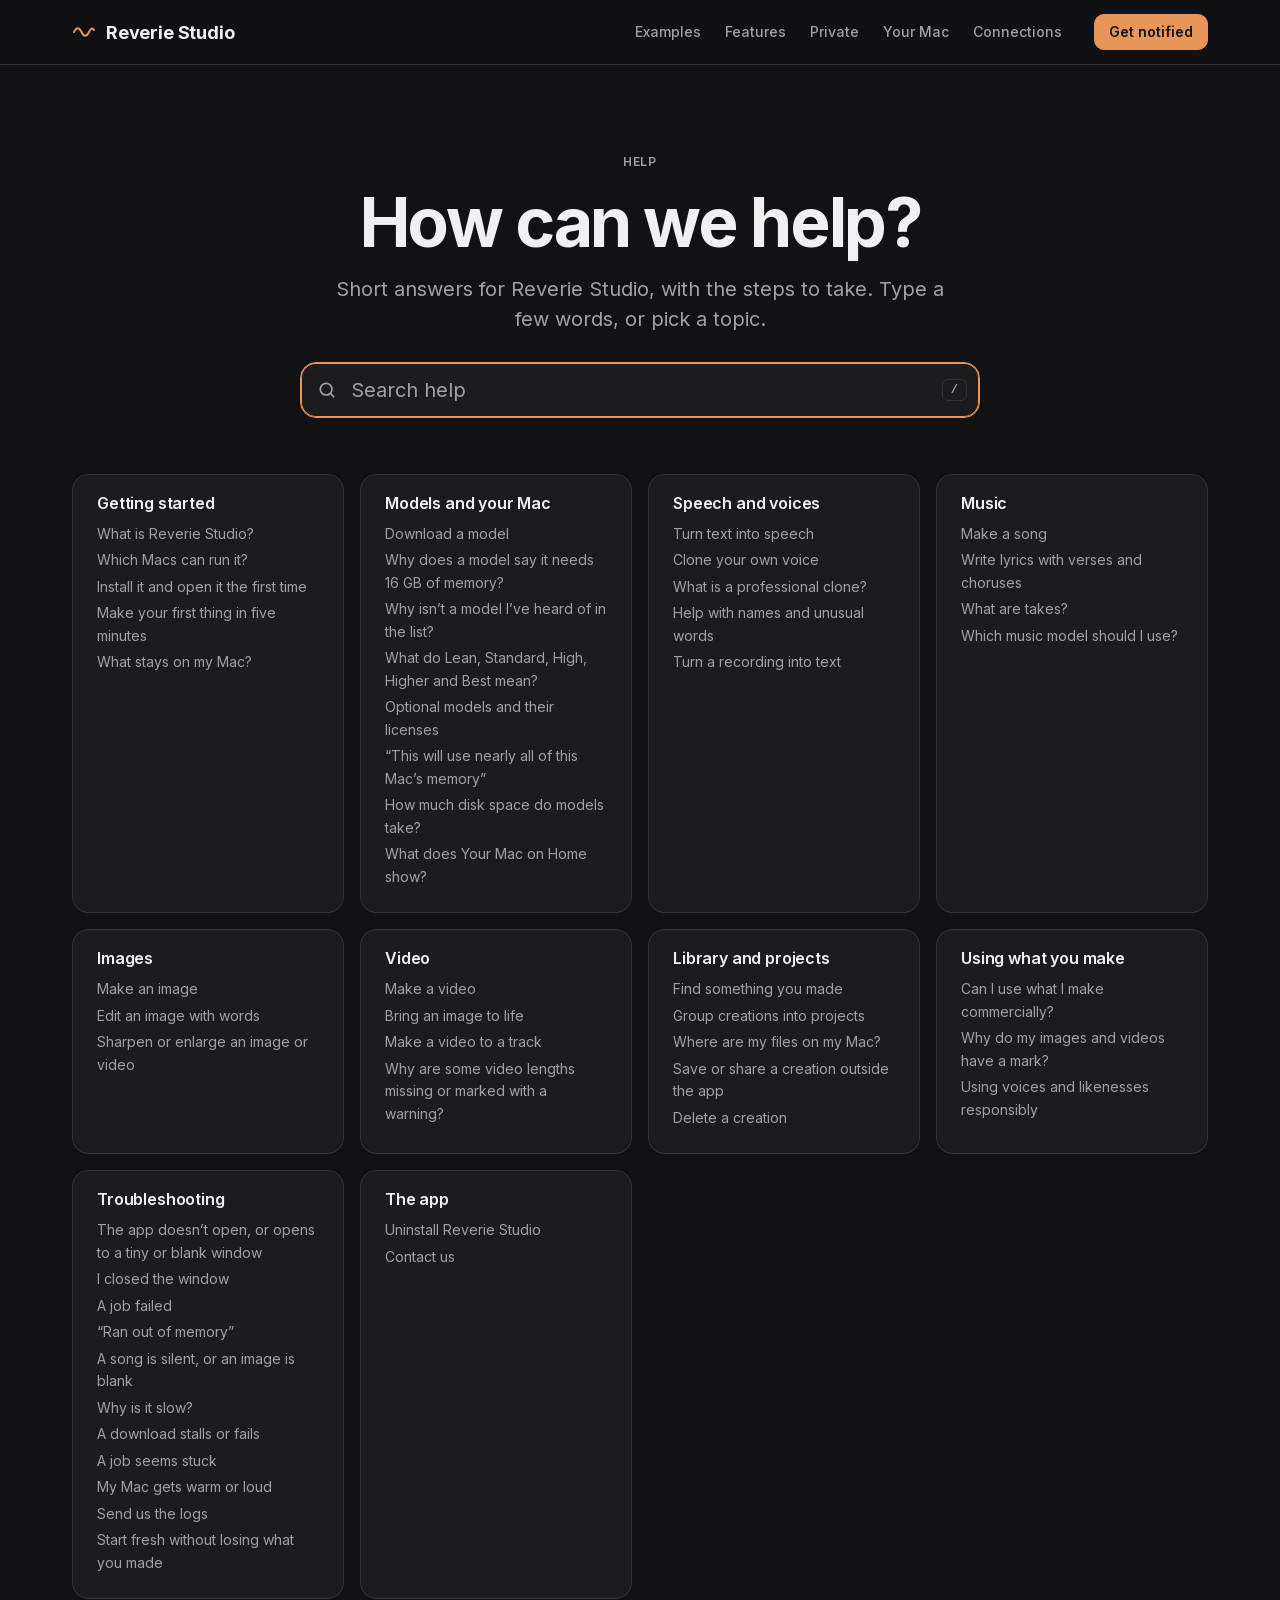
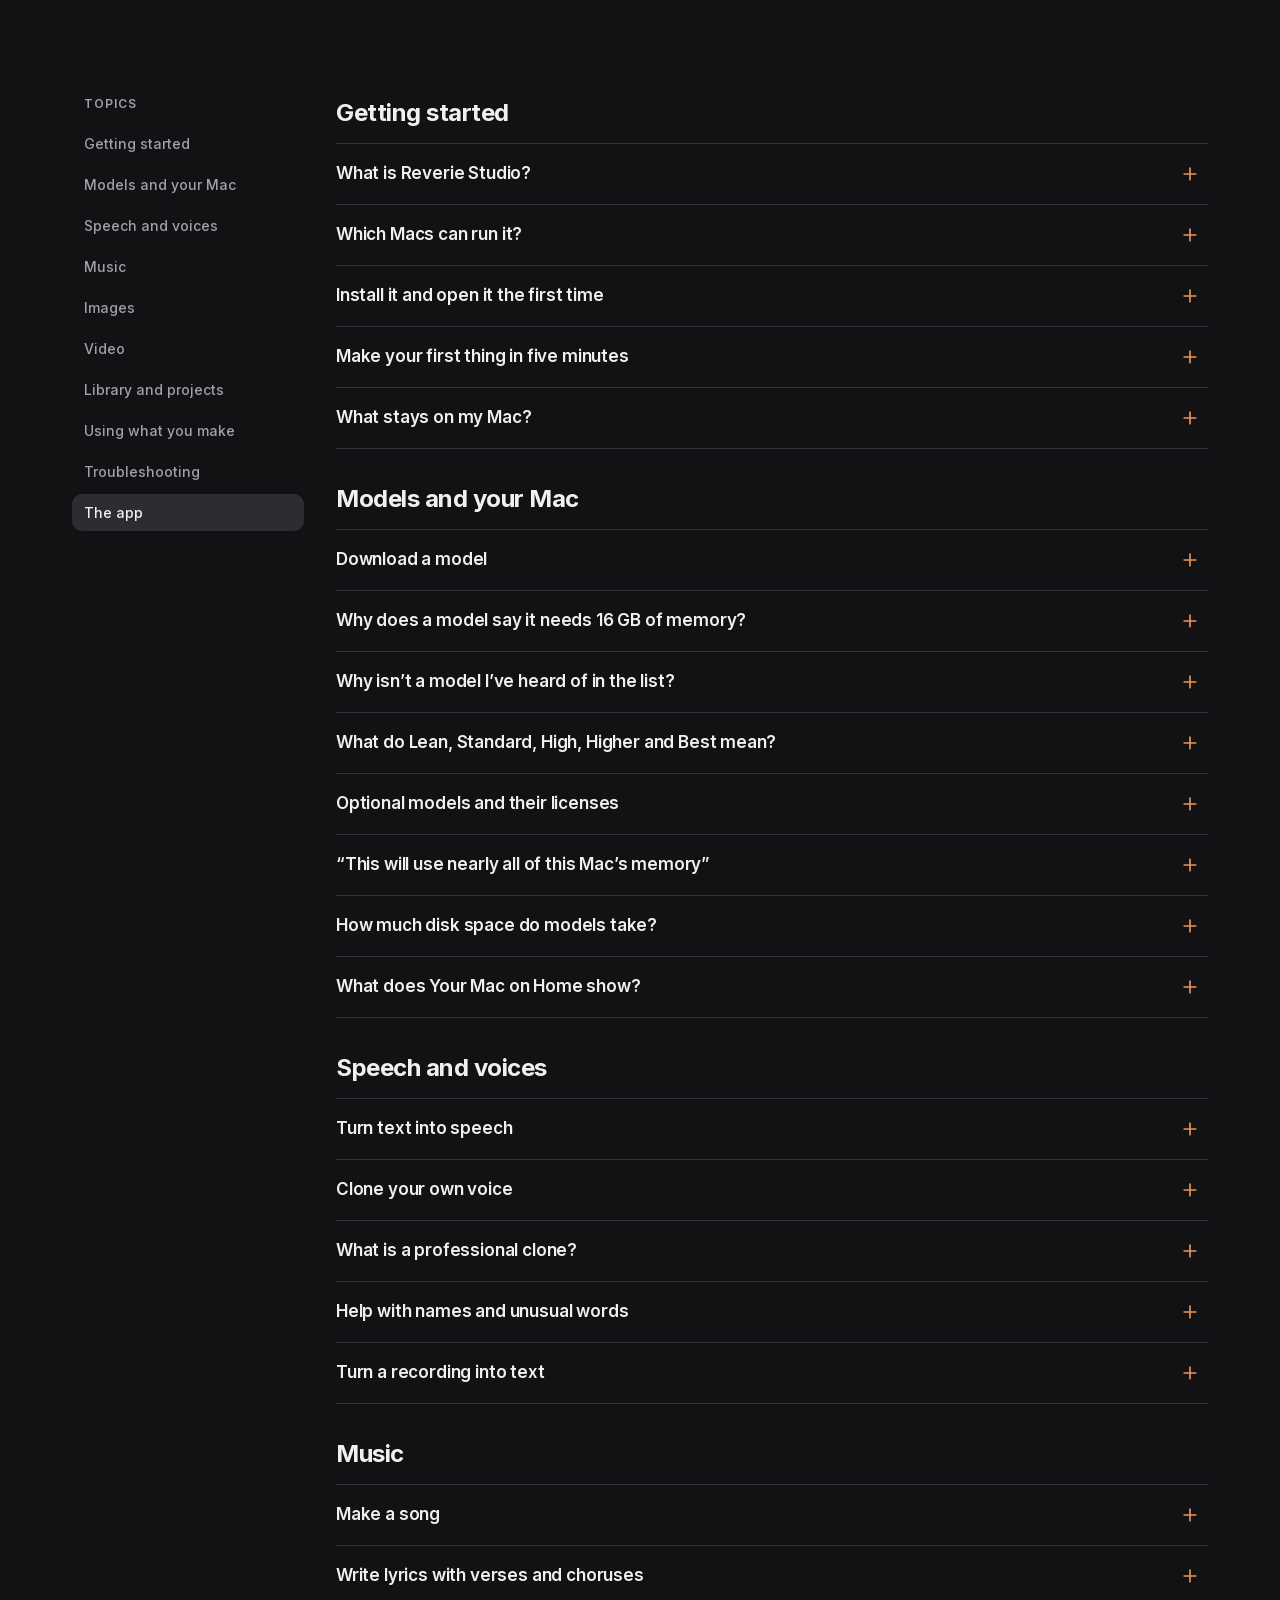
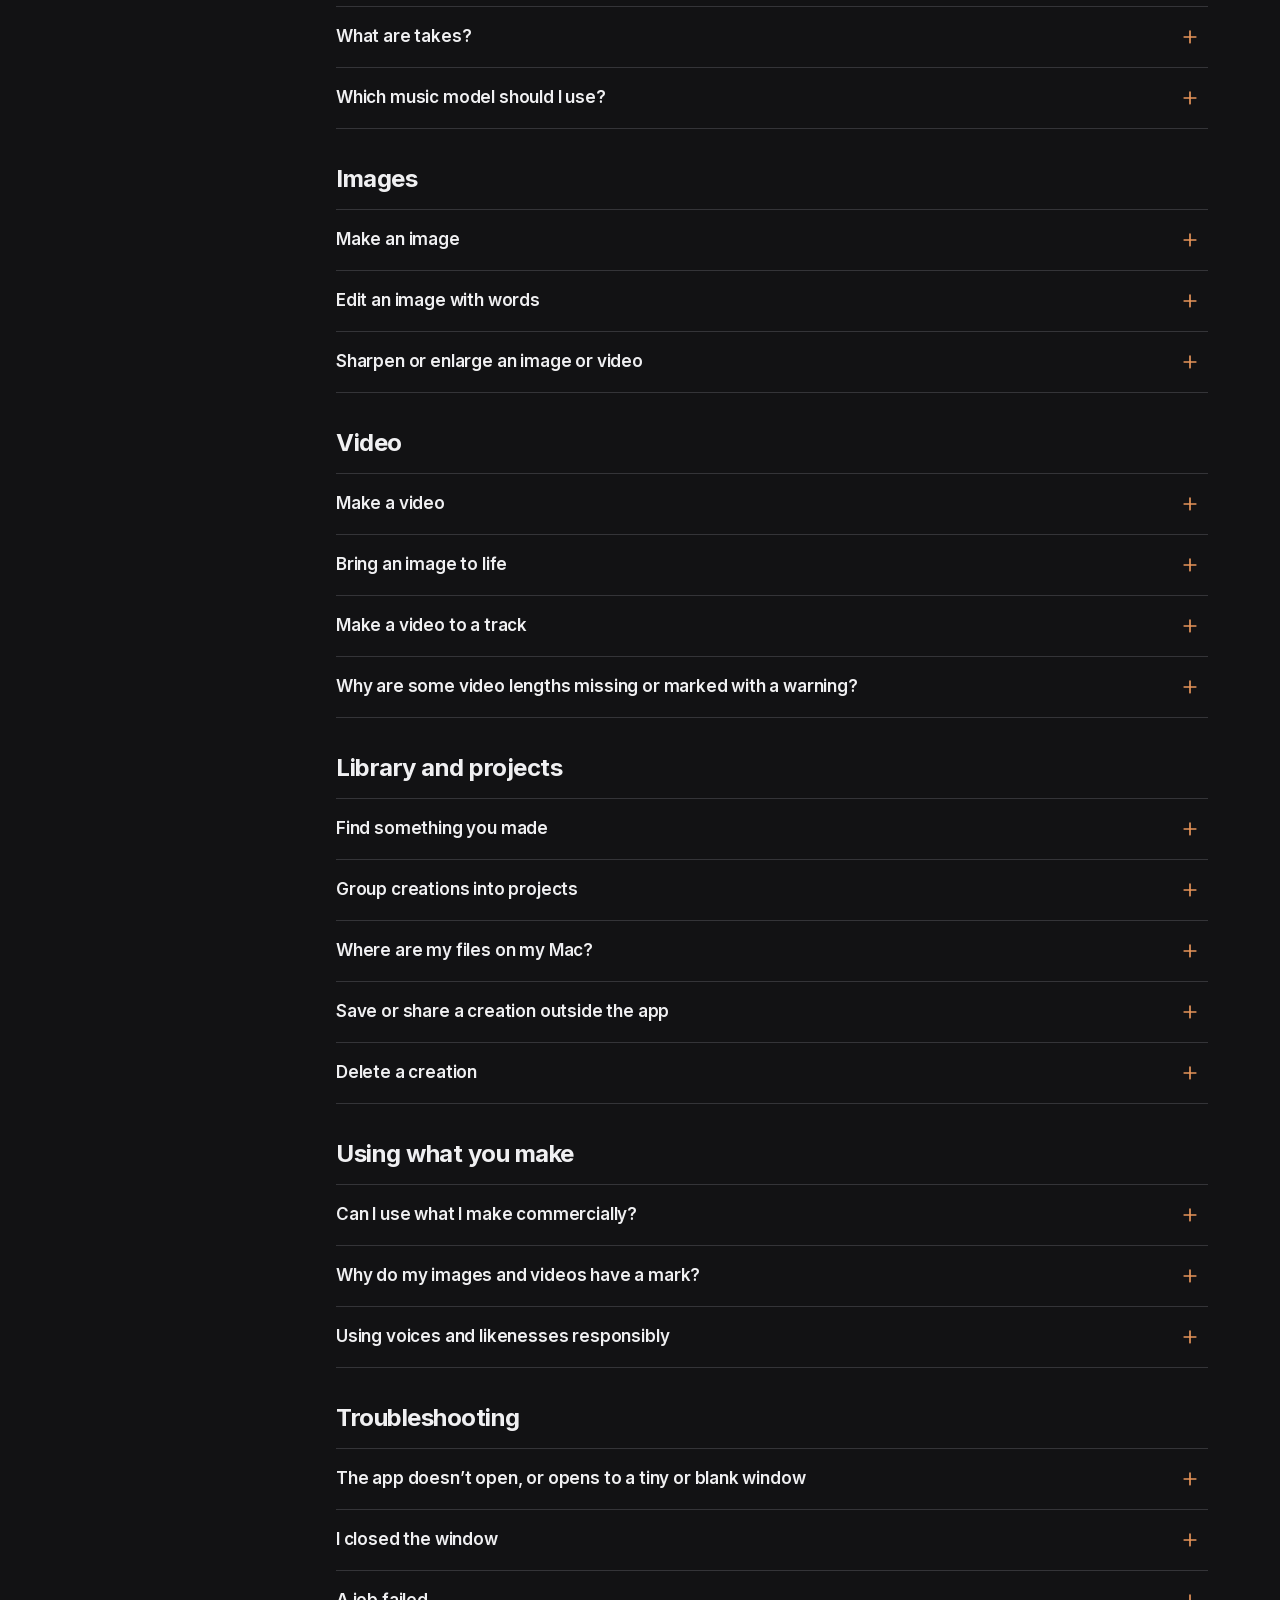
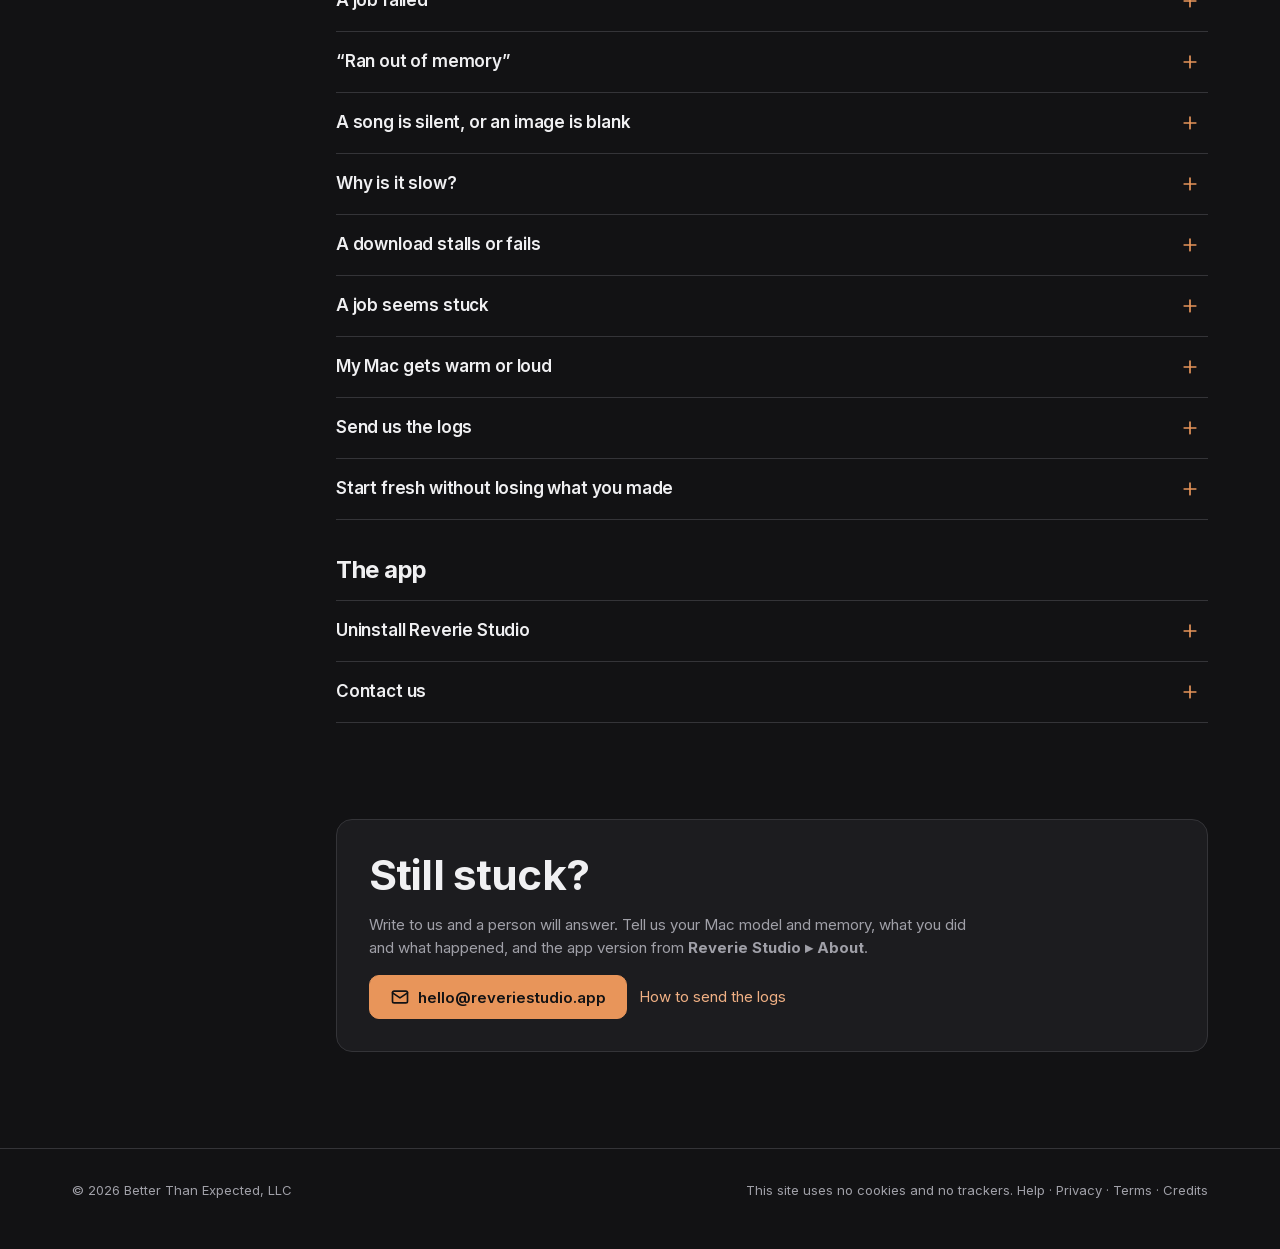
<file: help.html>
<!DOCTYPE html>
<html lang="en">
<head>
<meta charset="utf-8">
<meta name="viewport" content="width=device-width, initial-scale=1">
<title>Help: Reverie Studio</title>
<meta name="description" content="Short answers for Reverie Studio: models and your Mac, speech, music, images, video, your Library, and what to do when something goes wrong.">
<meta name="color-scheme" content="dark">
<meta name="theme-color" content="#121214">
<link rel="canonical" href="https://reveriestudio.app/help.html">
<link rel="icon" href="favicon.svg" type="image/svg+xml">
<link rel="icon" href="favicon.png" type="image/png">
<link rel="apple-touch-icon" href="apple-touch-icon.png">
<link rel="stylesheet" href="css/tokens.css?v=1.3.0">
<link rel="stylesheet" href="css/site.css?v=1.3.0">
<link rel="stylesheet" href="css/help.css?v=1.3.0">
</head>
<body>
<div class="help">
<header class="nav">
<div class="wrap">
<a class="brand" href="index.html"><svg class="icon" aria-hidden="true" viewBox="0 0 24 24"><path d="M2 12c2.5-5 5-5 7.5 0s5 5 7.5 0 3.5-3.5 5-2"/></svg>Reverie Studio</a>
<nav aria-label="Site">
<ul>
<li><a href="index.html#examples">Examples</a></li>
<li><a href="index.html#features">Features</a></li>
<li><a href="index.html#private">Private</a></li>
<li><a href="index.html#mac">Your Mac</a></li>
<li><a href="index.html#connections">Connections</a></li>
</ul>
</nav>
<a class="btn primary sm" href="mailto:hello@reveriestudio.app">Get notified</a>
</div>
</header>
<main class="help-main" id="top">
<div class="help-hero">
<div class="wrap">
<p class="eyebrow">Help</p>
<h1>How can we help?</h1>
<p class="lead">Short answers for Reverie Studio, with the steps to take. Type a few words, or pick a topic.</p>
<div class="hsearch js-only">
<label class="visually-hidden" for="help-q">Search help</label>
<div class="hfield">
<svg class="icon" aria-hidden="true" viewBox="0 0 24 24"><circle cx="11" cy="11" r="7"/><path d="m20 20-3.5-3.5"/></svg>
<input id="help-q" type="search" role="combobox" aria-autocomplete="list" aria-controls="help-results" aria-expanded="false" autocomplete="off" spellcheck="false" maxlength="200" placeholder="Search help">
<kbd class="kbd" title="Press / to search">/</kbd>
<button type="button" class="hclear" aria-label="Clear search" hidden><svg class="icon" aria-hidden="true" viewBox="0 0 24 24"><path d="M18 6 6 18M6 6l12 12"/></svg></button>
</div>
<div class="hmenu" hidden>
<div class="none" hidden><b>Nothing matches “<span class="none-q"></span>”</b><span>Try other words, or one of these.</span></div>
<!-- [html-validate-disable-next prefer-native-element: the combobox pattern the brief asks for; a select cannot search] -->
<ul id="help-results" role="listbox" aria-label="Answers"></ul>
<div class="hfoot"><span class="count"></span><span class="contact-line" hidden>Still stuck? Write to <a href="mailto:hello@reveriestudio.app">hello@reveriestudio.app</a></span><span class="keys"><span><kbd class="kbd">↑</kbd><kbd class="kbd">↓</kbd> move</span><span><kbd class="kbd">↵</kbd> open</span><span><kbd class="kbd">esc</kbd> clear</span></span></div>
</div>
</div>
<p class="visually-hidden" aria-live="polite" id="help-live"></p>
</div>
</div>
<div class="wrap">
<nav class="topics-nav" aria-label="All topics">
<details class="topics" open>
<summary>All topics<svg class="icon" aria-hidden="true" viewBox="0 0 24 24"><path d="m6 9 6 6 6-6"/></svg></summary>
<div class="topic-grid">
<div class="topic"><p class="name"><a href="#getting-started">Getting started</a></p><ul><li><a href="#what-is-reverie">What is Reverie Studio?</a></li><li><a href="#system-requirements">Which Macs can run it?</a></li><li><a href="#install">Install it and open it the first time</a></li><li><a href="#first-creation">Make your first thing in five minutes</a></li><li><a href="#privacy">What stays on my Mac?</a></li></ul></div>
<div class="topic"><p class="name"><a href="#models-and-your-mac">Models and your Mac</a></p><ul><li><a href="#download-models">Download a model</a></li><li><a href="#needs-memory">Why does a model say it needs 16 GB of memory?</a></li><li><a href="#model-not-listed">Why isn’t a model I’ve heard of in the list?</a></li><li><a href="#grades">What do Lean, Standard, High, Higher and Best mean?</a></li><li><a href="#optional-models">Optional models and their licenses</a></li><li><a href="#tight-fit">“This will use nearly all of this Mac’s memory”</a></li><li><a href="#disk-space">How much disk space do models take?</a></li><li><a href="#your-mac">What does Your Mac on Home show?</a></li></ul></div>
<div class="topic"><p class="name"><a href="#speech-and-voices">Speech and voices</a></p><ul><li><a href="#text-to-speech">Turn text into speech</a></li><li><a href="#clone-voice">Clone your own voice</a></li><li><a href="#tuned-voices">What is a professional clone?</a></li><li><a href="#pronunciation">Help with names and unusual words</a></li><li><a href="#transcribe">Turn a recording into text</a></li></ul></div>
<div class="topic"><p class="name"><a href="#music">Music</a></p><ul><li><a href="#make-a-song">Make a song</a></li><li><a href="#write-lyrics">Write lyrics with verses and choruses</a></li><li><a href="#takes">What are takes?</a></li><li><a href="#music-models">Which music model should I use?</a></li></ul></div>
<div class="topic"><p class="name"><a href="#images">Images</a></p><ul><li><a href="#make-an-image">Make an image</a></li><li><a href="#edit-an-image">Edit an image with words</a></li><li><a href="#sharpen">Sharpen or enlarge an image or video</a></li></ul></div>
<div class="topic"><p class="name"><a href="#video">Video</a></p><ul><li><a href="#make-a-video">Make a video</a></li><li><a href="#image-to-video">Bring an image to life</a></li><li><a href="#audio-to-video">Make a video to a track</a></li><li><a href="#video-memory">Why are some video lengths missing or marked with a warning?</a></li></ul></div>
<div class="topic"><p class="name"><a href="#library-and-projects">Library and projects</a></p><ul><li><a href="#library">Find something you made</a></li><li><a href="#projects">Group creations into projects</a></li><li><a href="#find-files">Where are my files on my Mac?</a></li><li><a href="#export-share">Save or share a creation outside the app</a></li><li><a href="#delete">Delete a creation</a></li></ul></div>
<div class="topic"><p class="name"><a href="#using-what-you-make">Using what you make</a></p><ul><li><a href="#commercial-use">Can I use what I make commercially?</a></li><li><a href="#watermark">Why do my images and videos have a mark?</a></li><li><a href="#responsible-use">Using voices and likenesses responsibly</a></li></ul></div>
<div class="topic"><p class="name"><a href="#troubleshooting">Troubleshooting</a></p><ul><li><a href="#app-wont-open">The app doesn’t open, or opens to a tiny or blank window</a></li><li><a href="#window-closed">I closed the window</a></li><li><a href="#job-failed">A job failed</a></li><li><a href="#out-of-memory">“Ran out of memory”</a></li><li><a href="#silent-or-blank">A song is silent, or an image is blank</a></li><li><a href="#slow">Why is it slow?</a></li><li><a href="#download-problems">A download stalls or fails</a></li><li><a href="#stuck-job">A job seems stuck</a></li><li><a href="#fans-heat">My Mac gets warm or loud</a></li><li><a href="#logs">Send us the logs</a></li><li><a href="#reset">Start fresh without losing what you made</a></li></ul></div>
<div class="topic"><p class="name"><a href="#account-and-app">The app</a></p><ul><li><a href="#uninstall">Uninstall Reverie Studio</a></li><li><a href="#contact">Contact us</a></li></ul></div>
</div>
</details>
</nav>
</div>
<div class="wrap help-body">
<aside class="side">
<nav aria-label="Help sections">
<p class="eyebrow">Topics</p>
<a href="#getting-started">Getting started</a>
<a href="#models-and-your-mac">Models and your Mac</a>
<a href="#speech-and-voices">Speech and voices</a>
<a href="#music">Music</a>
<a href="#images">Images</a>
<a href="#video">Video</a>
<a href="#library-and-projects">Library and projects</a>
<a href="#using-what-you-make">Using what you make</a>
<a href="#troubleshooting">Troubleshooting</a>
<a href="#account-and-app">The app</a>
</nav>
</aside>
<div class="help-content">
<section class="hsec" id="getting-started" aria-labelledby="h-getting-started">
<h2 id="h-getting-started">Getting started</h2>
<div class="qa-list">
<article class="qa" id="what-is-reverie" data-keywords="about overview what does it do app local offline cloud internet ai">
<details>
<summary><h3>What is Reverie Studio?</h3><svg class="icon" aria-hidden="true" viewBox="0 0 24 24"><path d="M12 5v14M5 12h14"/></svg></summary>
<div class="ans">
<p>Reverie Studio is a Mac app that makes speech, music, images and video. Everything runs on your Mac: the models, the work and the files it makes.</p>
<p>Type what you want in <strong>Create</strong> on <strong>Home</strong>, or open a tool from the sidebar. What you make lands in your <strong>Library</strong>.</p>
<div class="tools"><button type="button" class="copy"><svg class="icon" aria-hidden="true" viewBox="0 0 24 24"><path d="M10 13a5 5 0 0 0 7.07 0l3-3a5 5 0 0 0-7.07-7.07l-1 1"/><path d="M14 11a5 5 0 0 0-7.07 0l-3 3a5 5 0 0 0 7.07 7.07l1-1"/></svg>Copy link</button></div>
</div>
</details>
</article>
<article class="qa" id="system-requirements" data-keywords="requirements minimum intel m1 m2 m3 m4 macos version compatible older mac memory disk space storage ram">
<details>
<summary><h3>Which Macs can run it?</h3><svg class="icon" aria-hidden="true" viewBox="0 0 24 24"><path d="M12 5v14M5 12h14"/></svg></summary>
<div class="ans">
<ul>
<li><strong>A Mac with Apple silicon</strong> (M1 or later). Intel Macs can’t run it.</li>
<li><strong>macOS 26 or later.</strong></li>
<li><strong>16 GB of memory or more.</strong> 16 GB makes speech, music, images and short videos. More memory adds more models, higher grades and longer videos.</li>
<li><strong>Disk space for models.</strong> Most take a few GB each; video takes about 30 to 45 GB. Leave room for what you make too.</li>
</ul>
<p>To see your Mac’s memory, choose <strong>Apple menu ▸ About This Mac</strong>.</p>
<div class="tools"><button type="button" class="copy"><svg class="icon" aria-hidden="true" viewBox="0 0 24 24"><path d="M10 13a5 5 0 0 0 7.07 0l3-3a5 5 0 0 0-7.07-7.07l-1 1"/><path d="M14 11a5 5 0 0 0-7.07 0l-3 3a5 5 0 0 0 7.07 7.07l1-1"/></svg>Copy link</button></div>
</div>
</details>
</article>
<article class="qa" id="install" data-keywords="install setup download first launch start open applications getting started">
<details>
<summary><h3>Install it and open it the first time</h3><svg class="icon" aria-hidden="true" viewBox="0 0 24 24"><path d="M12 5v14M5 12h14"/></svg></summary>
<div class="ans">
<ol>
<li>Move <strong>Reverie Studio</strong> to your Applications folder and open it.</li>
<li>Open <strong>Settings ▸ Models</strong> and download the three speech models it suggests: <strong>Spark</strong> and <strong>Prose</strong> for speech, <strong>Cue</strong> for transcription, about 6.4 GB together.</li>
<li>Download music, image and video models there too, when you want them.</li>
</ol>
<div class="tools"><button type="button" class="copy"><svg class="icon" aria-hidden="true" viewBox="0 0 24 24"><path d="M10 13a5 5 0 0 0 7.07 0l3-3a5 5 0 0 0-7.07-7.07l-1 1"/><path d="M14 11a5 5 0 0 0-7.07 0l-3 3a5 5 0 0 0 7.07 7.07l1-1"/></svg>Copy link</button></div>
</div>
</details>
</article>
<article class="qa" id="first-creation" data-keywords="tour start begin tutorial first create how to use quick start">
<details>
<summary><h3>Make your first thing in five minutes</h3><svg class="icon" aria-hidden="true" viewBox="0 0 24 24"><path d="M12 5v14M5 12h14"/></svg></summary>
<div class="ans">
<ol>
<li>Open <strong>Home</strong>.</li>
<li>In <strong>Create</strong>, type what you want: a sentence to speak, a description of a song, or a picture you have in mind.</li>
<li>Choose <strong>Speech</strong>, <strong>Music</strong>, <strong>Image</strong> or <strong>Video</strong>, then <strong>Make</strong>.</li>
<li>Watch it in <strong>Activity</strong>. Speech takes seconds, a song a few minutes, a video longer.</li>
<li>Find it in <strong>Library</strong>: play it, favorite it, or add it to a project.</li>
</ol>
<div class="tools"><button type="button" class="copy"><svg class="icon" aria-hidden="true" viewBox="0 0 24 24"><path d="M10 13a5 5 0 0 0 7.07 0l3-3a5 5 0 0 0-7.07-7.07l-1 1"/><path d="M14 11a5 5 0 0 0-7.07 0l-3 3a5 5 0 0 0 7.07 7.07l1-1"/></svg>Copy link</button></div>
</div>
</details>
</article>
<article class="qa" id="privacy" data-keywords="privacy private data online upload send cloud account sign in login internet offline tracking analytics">
<details>
<summary><h3>What stays on my Mac?</h3><svg class="icon" aria-hidden="true" viewBox="0 0 24 24"><path d="M12 5v14M5 12h14"/></svg></summary>
<div class="ans">
<p>Everything you type, record and make stays on your Mac. Reverie Studio uses the internet only to download the models you choose.</p>
<p>You don’t need an account to use it. Two optional image models need a free Hugging Face account to download (see <a href="#optional-models">Optional models</a>). The full detail is in the <a href="privacy.html">Privacy Policy</a>.</p>
<div class="tools"><button type="button" class="copy"><svg class="icon" aria-hidden="true" viewBox="0 0 24 24"><path d="M10 13a5 5 0 0 0 7.07 0l3-3a5 5 0 0 0-7.07-7.07l-1 1"/><path d="M14 11a5 5 0 0 0-7.07 0l-3 3a5 5 0 0 0 7.07 7.07l1-1"/></svg>Copy link</button></div>
</div>
</details>
</article>
</div>
</section>
<section class="hsec" id="models-and-your-mac" aria-labelledby="h-models-and-your-mac">
<h2 id="h-models-and-your-mac">Models and your Mac</h2>
<div class="qa-list">
<article class="qa" id="download-models" data-keywords="download model install add get progress pause resume settings models">
<details>
<summary><h3>Download a model</h3><svg class="icon" aria-hidden="true" viewBox="0 0 24 24"><path d="M12 5v14M5 12h14"/></svg></summary>
<div class="ans">
<ol>
<li>Open <strong>Settings ▸ Models</strong>.</li>
<li>Choose <strong>Download</strong> beside a model. Its progress shows there.</li>
<li>Carry on working, or leave the page: the download keeps going. Use <strong>Pause</strong> and <strong>Resume</strong> to stop it for a while.</li>
</ol>
<p>The list only offers models this Mac can run.</p>
<div class="tools"><button type="button" class="copy"><svg class="icon" aria-hidden="true" viewBox="0 0 24 24"><path d="M10 13a5 5 0 0 0 7.07 0l3-3a5 5 0 0 0-7.07-7.07l-1 1"/><path d="M14 11a5 5 0 0 0-7.07 0l-3 3a5 5 0 0 0 7.07 7.07l1-1"/></svg>Copy link</button></div>
</div>
</details>
</article>
<article class="qa" id="needs-memory" data-keywords="ram free memory needs requires not enough unified 16 gb 32 gb 64 gb 96 gb upgrade close apps disk">
<details>
<summary><h3>Why does a model say it needs 16 GB of memory?</h3><svg class="icon" aria-hidden="true" viewBox="0 0 24 24"><path d="M12 5v14M5 12h14"/></svg></summary>
<div class="ans">
<p>“Needs a Mac with 16 GB of memory” means the memory built into your Mac, its total. It isn’t free memory and it isn’t disk space, so closing apps or emptying the Trash won’t change it.</p>
<p>A model that needs more memory than your Mac has isn’t offered. To see your Mac’s memory, choose <strong>Apple menu ▸ About This Mac</strong>.</p>
<div class="tools"><button type="button" class="copy"><svg class="icon" aria-hidden="true" viewBox="0 0 24 24"><path d="M10 13a5 5 0 0 0 7.07 0l3-3a5 5 0 0 0-7.07-7.07l-1 1"/><path d="M14 11a5 5 0 0 0-7.07 0l-3 3a5 5 0 0 0 7.07 7.07l1-1"/></svg>Copy link</button></div>
</div>
</details>
</article>
<article class="qa" id="model-not-listed" data-keywords="missing model not listed where is hidden not available can’t find">
<details>
<summary><h3>Why isn’t a model I’ve heard of in the list?</h3><svg class="icon" aria-hidden="true" viewBox="0 0 24 24"><path d="M12 5v14M5 12h14"/></svg></summary>
<div class="ans">
<p>One of two reasons:</p>
<ul>
<li>It needs more memory than this Mac has, so it isn’t offered here.</li>
<li>Reverie Studio doesn’t offer it yet.</li>
</ul>
<p>Optional models are in the list too, marked <strong>Optional</strong> (see <a href="#optional-models">Optional models</a>).</p>
<div class="tools"><button type="button" class="copy"><svg class="icon" aria-hidden="true" viewBox="0 0 24 24"><path d="M10 13a5 5 0 0 0 7.07 0l3-3a5 5 0 0 0-7.07-7.07l-1 1"/><path d="M14 11a5 5 0 0 0-7.07 0l-3 3a5 5 0 0 0 7.07 7.07l1-1"/></svg>Copy link</button></div>
</div>
</details>
</article>
<article class="qa" id="grades" data-keywords="grades quality lean standard high higher best default better worse which">
<details>
<summary><h3>What do Lean, Standard, High, Higher and Best mean?</h3><svg class="icon" aria-hidden="true" viewBox="0 0 24 24"><path d="M12 5v14M5 12h14"/></svg></summary>
<div class="ans">
<p>Each tool’s models are graded by the quality of what they make, from <strong>Lean</strong> through <strong>Standard</strong>, <strong>High</strong> and <strong>Higher</strong> to <strong>Best</strong>. Higher grades need more memory and take longer.</p>
<p>Reverie Studio picks a good default for your Mac. Choose another grade when you want something faster or finer.</p>
<div class="tools"><button type="button" class="copy"><svg class="icon" aria-hidden="true" viewBox="0 0 24 24"><path d="M10 13a5 5 0 0 0 7.07 0l3-3a5 5 0 0 0-7.07-7.07l-1 1"/><path d="M14 11a5 5 0 0 0-7.07 0l-3 3a5 5 0 0 0 7.07 7.07l1-1"/></svg>Copy link</button></div>
</div>
</details>
</article>
<article class="qa" id="optional-models" data-keywords="optional license licence accept terms hugging face token account gated flux 3 yue2 non-commercial">
<details>
<summary><h3>Optional models and their licenses</h3><svg class="icon" aria-hidden="true" viewBox="0 0 24 24"><path d="M12 5v14M5 12h14"/></svg></summary>
<div class="ans">
<p>Some models are optional. Each shows its license before you download it, and you accept it to go on. A few licenses limit what you can do with what you make: see <a href="#commercial-use">Can I use what I make commercially?</a></p>
<p><strong>FLUX 3</strong> and <strong>FLUX.2 klein 9B</strong> also need a free Hugging Face account:</p>
<ol>
<li>On Hugging Face, open the model’s page and accept its terms there.</li>
<li>Create an access token in your Hugging Face settings.</li>
<li>In <strong>Settings ▸ Models</strong>, choose <strong>Download</strong> and paste it into <strong>Hugging Face token</strong>. It is used for this download only and isn’t saved.</li>
</ol>
<div class="tools"><button type="button" class="copy"><svg class="icon" aria-hidden="true" viewBox="0 0 24 24"><path d="M10 13a5 5 0 0 0 7.07 0l3-3a5 5 0 0 0-7.07-7.07l-1 1"/><path d="M14 11a5 5 0 0 0-7.07 0l-3 3a5 5 0 0 0 7.07 7.07l1-1"/></svg>Copy link</button></div>
</div>
</details>
</article>
<article class="qa" id="tight-fit" data-keywords="warning tight fit nearly all memory slow swap close other apps">
<details>
<summary><h3>“This will use nearly all of this Mac’s memory”</h3><svg class="icon" aria-hidden="true" viewBox="0 0 24 24"><path d="M12 5v14M5 12h14"/></svg></summary>
<div class="ans">
<p>The job fits, just, and may run slower than usual. Video lengths that fit this way say <strong>Tight fit</strong>.</p>
<ol>
<li>Quit apps you aren’t using, especially browsers with many tabs.</li>
<li>Start the job and leave the Mac to it.</li>
</ol>
<p>For a faster run, choose a lower grade, a shorter length or one take.</p>
<div class="tools"><button type="button" class="copy"><svg class="icon" aria-hidden="true" viewBox="0 0 24 24"><path d="M10 13a5 5 0 0 0 7.07 0l3-3a5 5 0 0 0-7.07-7.07l-1 1"/><path d="M14 11a5 5 0 0 0-7.07 0l-3 3a5 5 0 0 0 7.07 7.07l1-1"/></svg>Copy link</button></div>
</div>
</details>
</article>
<article class="qa" id="disk-space" data-keywords="disk space storage full gb remove model free up space settings storage delete">
<details>
<summary><h3>How much disk space do models take?</h3><svg class="icon" aria-hidden="true" viewBox="0 0 24 24"><path d="M12 5v14M5 12h14"/></svg></summary>
<div class="ans">
<p>Most models take a few GB; video takes about 30 to 45 GB. <strong>Settings ▸ Storage</strong> shows what uses space.</p>
<p>To remove a model, open <strong>Settings ▸ Models</strong> and choose <strong>Remove</strong> beside it. Your voices and creations stay, and you can download the model again later.</p>
<p>Creations you delete wait in <strong>Settings ▸ Storage</strong> until you choose <strong>Delete permanently</strong>, so they still take space until then.</p>
<div class="tools"><button type="button" class="copy"><svg class="icon" aria-hidden="true" viewBox="0 0 24 24"><path d="M10 13a5 5 0 0 0 7.07 0l3-3a5 5 0 0 0-7.07-7.07l-1 1"/><path d="M14 11a5 5 0 0 0-7.07 0l-3 3a5 5 0 0 0 7.07 7.07l1-1"/></svg>Copy link</button></div>
</div>
</details>
</article>
<article class="qa" id="your-mac" data-keywords="your mac panel home memory what can run capability">
<details>
<summary><h3>What does Your Mac on Home show?</h3><svg class="icon" aria-hidden="true" viewBox="0 0 24 24"><path d="M12 5v14M5 12h14"/></svg></summary>
<div class="ans">
<p><strong>Your Mac</strong> on Home shows what this Mac can make: its memory, which kinds of creation it runs and at which grades, and what is running now.</p>
<div class="tools"><button type="button" class="copy"><svg class="icon" aria-hidden="true" viewBox="0 0 24 24"><path d="M10 13a5 5 0 0 0 7.07 0l3-3a5 5 0 0 0-7.07-7.07l-1 1"/><path d="M14 11a5 5 0 0 0-7.07 0l-3 3a5 5 0 0 0 7.07 7.07l1-1"/></svg>Copy link</button></div>
</div>
</details>
</article>
</div>
</section>
<section class="hsec" id="speech-and-voices" aria-labelledby="h-speech-and-voices">
<h2 id="h-speech-and-voices">Speech and voices</h2>
<div class="qa-list">
<article class="qa" id="text-to-speech" data-keywords="text to speech tts speak read aloud narration voice spark long text audiobook">
<details>
<summary><h3>Turn text into speech</h3><svg class="icon" aria-hidden="true" viewBox="0 0 24 24"><path d="M12 5v14M5 12h14"/></svg></summary>
<div class="ans">
<ol>
<li>Open <strong>Text to Speech</strong>.</li>
<li>Type or paste your text and choose a voice.</li>
<li>Start it. A long text takes longer; you can follow it in <strong>Activity</strong>.</li>
</ol>
<p><strong>Spark</strong> speaks with the built-in voices. <strong>Prose</strong> speaks with a voice you cloned. <strong>Evoke</strong> is optional: more expressive speech, and it needs a bigger Mac. For a voice of your own, see <a href="#clone-voice">Clone your own voice</a>.</p>
<div class="tools"><button type="button" class="copy"><svg class="icon" aria-hidden="true" viewBox="0 0 24 24"><path d="M10 13a5 5 0 0 0 7.07 0l3-3a5 5 0 0 0-7.07-7.07l-1 1"/><path d="M14 11a5 5 0 0 0-7.07 0l-3 3a5 5 0 0 0 7.07 7.07l1-1"/></svg>Copy link</button></div>
</div>
</details>
</article>
<article class="qa" id="clone-voice" data-keywords="clone voice my voice record sample copy voice clones prose consent">
<details>
<summary><h3>Clone your own voice</h3><svg class="icon" aria-hidden="true" viewBox="0 0 24 24"><path d="M12 5v14M5 12h14"/></svg></summary>
<div class="ans">
<ol>
<li>Open <strong>Voice Clones</strong>.</li>
<li>Choose a quick clone, then record 5 to 30 seconds of yourself, or upload a clip. 30 seconds gives the best result.</li>
<li>It’s ready in seconds. Use it in <strong>Text to Speech</strong>.</li>
</ol>
<p>For the best result, record in a quiet room, one voice only, at your normal pace.</p>
<p class="tip">Clone only your own voice, or a voice you have clear permission to use.</p>
<div class="tools"><button type="button" class="copy"><svg class="icon" aria-hidden="true" viewBox="0 0 24 24"><path d="M10 13a5 5 0 0 0 7.07 0l3-3a5 5 0 0 0-7.07-7.07l-1 1"/><path d="M14 11a5 5 0 0 0-7.07 0l-3 3a5 5 0 0 0 7.07 7.07l1-1"/></svg>Copy link</button></div>
</div>
</details>
</article>
<article class="qa" id="tuned-voices" data-keywords="tuned voice trained voice fine tune professional clone better closer more recordings dataset training">
<details>
<summary><h3>What is a professional clone?</h3><svg class="icon" aria-hidden="true" viewBox="0 0 24 24"><path d="M12 5v14M5 12h14"/></svg></summary>
<div class="ans">
<p>A professional clone is trained on much more of your voice, so it sounds closer to you than a quick clone. In <strong>Voice Clones</strong>, record at least 10 minutes (30 minutes is best). Training takes a few hours.</p>
<p>Training needs a Mac with at least 36 GB of memory; 36 GB trains it as a tight fit, and 48 GB or more is comfortable. Once trained, the voice speaks on Macs with 24 GB or more.</p>
<div class="tools"><button type="button" class="copy"><svg class="icon" aria-hidden="true" viewBox="0 0 24 24"><path d="M10 13a5 5 0 0 0 7.07 0l3-3a5 5 0 0 0-7.07-7.07l-1 1"/><path d="M14 11a5 5 0 0 0-7.07 0l-3 3a5 5 0 0 0 7.07 7.07l1-1"/></svg>Copy link</button></div>
</div>
</details>
</article>
<article class="qa" id="pronunciation" data-keywords="pronunciation pronounce wrong mispronounce names words accent spelling phonetic">
<details>
<summary><h3>Help with names and unusual words</h3><svg class="icon" aria-hidden="true" viewBox="0 0 24 24"><path d="M12 5v14M5 12h14"/></svg></summary>
<div class="ans">
<p>Reverie Studio has no pronunciation list yet. Until it does, spell a word the way it sounds, for example “Nee-iv” for Niamh, and add a comma where you want a pause.</p>
<div class="tools"><button type="button" class="copy"><svg class="icon" aria-hidden="true" viewBox="0 0 24 24"><path d="M10 13a5 5 0 0 0 7.07 0l3-3a5 5 0 0 0-7.07-7.07l-1 1"/><path d="M14 11a5 5 0 0 0-7.07 0l-3 3a5 5 0 0 0 7.07 7.07l1-1"/></svg>Copy link</button></div>
</div>
</details>
</article>
<article class="qa" id="transcribe" data-keywords="transcribe transcription speech to text subtitles captions dictation cue scribe audio file">
<details>
<summary><h3>Turn a recording into text</h3><svg class="icon" aria-hidden="true" viewBox="0 0 24 24"><path d="M12 5v14M5 12h14"/></svg></summary>
<div class="ans">
<ol>
<li>Open <strong>Transcribe</strong>.</li>
<li>Drop in an audio or video file, or choose one: WAV, MP3, M4A, FLAC, Ogg, WebM, MP4, MOV or AVI, up to 256 MB. Transcribe works from files; it doesn’t record.</li>
<li>When it’s done, download the text, or subtitles as SRT or VTT.</li>
</ol>
<p>Choose the engine: <strong>Cue</strong> is faster; <strong>Scribe</strong> (optional download) is the most accurate and adds punctuation.</p>
<div class="tools"><button type="button" class="copy"><svg class="icon" aria-hidden="true" viewBox="0 0 24 24"><path d="M10 13a5 5 0 0 0 7.07 0l3-3a5 5 0 0 0-7.07-7.07l-1 1"/><path d="M14 11a5 5 0 0 0-7.07 0l-3 3a5 5 0 0 0 7.07 7.07l1-1"/></svg>Copy link</button></div>
</div>
</details>
</article>
</div>
</section>
<section class="hsec" id="music" aria-labelledby="h-music">
<h2 id="h-music">Music</h2>
<div class="qa-list">
<article class="qa" id="make-a-song" data-keywords="song music create compose track genre style instruments mood instrumental lyrics length">
<details>
<summary><h3>Make a song</h3><svg class="icon" aria-hidden="true" viewBox="0 0 24 24"><path d="M12 5v14M5 12h14"/></svg></summary>
<div class="ans">
<ol>
<li>Open <strong>Create Music</strong>.</li>
<li>Describe the style, the instruments and the mood: “warm acoustic folk, finger-picked guitar, gentle and hopeful”.</li>
<li>Add lyrics, or choose instrumental.</li>
<li>Choose a length, from 10 seconds to 10 minutes, or leave it on <strong>Auto</strong>. Then start it.</li>
</ol>
<div class="tools"><button type="button" class="copy"><svg class="icon" aria-hidden="true" viewBox="0 0 24 24"><path d="M10 13a5 5 0 0 0 7.07 0l3-3a5 5 0 0 0-7.07-7.07l-1 1"/><path d="M14 11a5 5 0 0 0-7.07 0l-3 3a5 5 0 0 0 7.07 7.07l1-1"/></svg>Copy link</button></div>
</div>
</details>
</article>
<article class="qa" id="write-lyrics" data-keywords="lyrics verse chorus bridge tags structure sections intro outro words">
<details>
<summary><h3>Write lyrics with verses and choruses</h3><svg class="icon" aria-hidden="true" viewBox="0 0 24 24"><path d="M12 5v14M5 12h14"/></svg></summary>
<div class="ans">
<p>Start each part of the song with a tag in square brackets, on its own line. The lyrics box has a button for each:</p>
<p><code>[Intro]</code> <code>[Verse]</code> <code>[Pre-Chorus]</code> <code>[Chorus]</code> <code>[Bridge]</code> <code>[Interlude]</code> <code>[Instrumental]</code> <code>[Outro]</code></p>
<p>Short lines sing better than long ones.</p>
<div class="tools"><button type="button" class="copy"><svg class="icon" aria-hidden="true" viewBox="0 0 24 24"><path d="M10 13a5 5 0 0 0 7.07 0l3-3a5 5 0 0 0-7.07-7.07l-1 1"/><path d="M14 11a5 5 0 0 0-7.07 0l-3 3a5 5 0 0 0 7.07 7.07l1-1"/></svg>Copy link</button></div>
</div>
</details>
</article>
<article class="qa" id="takes" data-keywords="takes versions variations several multiple one at a time slow wait queue">
<details>
<summary><h3>What are takes?</h3><svg class="icon" aria-hidden="true" viewBox="0 0 24 24"><path d="M12 5v14M5 12h14"/></svg></summary>
<div class="ans">
<p>A take is one version of your song. Ask for up to four to hear different results from one description, then keep the one you like.</p>
<p>On a Mac with 16 GB of memory, takes run one after another, so several takes mean a longer wait.</p>
<div class="tools"><button type="button" class="copy"><svg class="icon" aria-hidden="true" viewBox="0 0 24 24"><path d="M10 13a5 5 0 0 0 7.07 0l3-3a5 5 0 0 0-7.07-7.07l-1 1"/><path d="M14 11a5 5 0 0 0-7.07 0l-3 3a5 5 0 0 0 7.07 7.07l1-1"/></svg>Copy link</button></div>
</div>
</details>
</article>
<article class="qa" id="music-models" data-keywords="music model ace-step fast quality yue2 non-commercial which best">
<details>
<summary><h3>Which music model should I use?</h3><svg class="icon" aria-hidden="true" viewBox="0 0 24 24"><path d="M12 5v14M5 12h14"/></svg></summary>
<div class="ans">
<ul>
<li><strong>ACE-Step Fast</strong>: quick results, good for trying ideas.</li>
<li><strong>ACE-Step Quality</strong>: slower, richer songs.</li>
<li><strong>YuE2</strong> (optional): for personal, non-commercial use only. See <a href="#commercial-use">commercial use</a>.</li>
</ul>
<div class="tools"><button type="button" class="copy"><svg class="icon" aria-hidden="true" viewBox="0 0 24 24"><path d="M10 13a5 5 0 0 0 7.07 0l3-3a5 5 0 0 0-7.07-7.07l-1 1"/><path d="M14 11a5 5 0 0 0-7.07 0l-3 3a5 5 0 0 0 7.07 7.07l1-1"/></svg>Copy link</button></div>
</div>
</details>
</article>
</div>
</section>
<section class="hsec" id="images" aria-labelledby="h-images">
<h2 id="h-images">Images</h2>
<div class="qa-list">
<article class="qa" id="make-an-image" data-keywords="image picture photo text to image create image size shape aspect ratio square portrait landscape model z-image flux">
<details>
<summary><h3>Make an image</h3><svg class="icon" aria-hidden="true" viewBox="0 0 24 24"><path d="M12 5v14M5 12h14"/></svg></summary>
<div class="ans">
<ol>
<li>Open <strong>Create Image</strong>.</li>
<li>Describe the picture: the subject, the setting, the light and the style.</li>
<li>Choose a size, from square (1:1) to wide (21:9) or tall (9:16), and start it.</li>
</ol>
<p><strong>Z-Image Turbo</strong> is quick and photographic; <strong>FLUX.2 klein 4B</strong> follows long descriptions well. Optional models add more choice on bigger Macs.</p>
<div class="tools"><button type="button" class="copy"><svg class="icon" aria-hidden="true" viewBox="0 0 24 24"><path d="M10 13a5 5 0 0 0 7.07 0l3-3a5 5 0 0 0-7.07-7.07l-1 1"/><path d="M14 11a5 5 0 0 0-7.07 0l-3 3a5 5 0 0 0 7.07 7.07l1-1"/></svg>Copy link</button></div>
</div>
</details>
</article>
<article class="qa" id="edit-an-image" data-keywords="edit image change picture modify instruction reference photo retouch remove background qwen klein">
<details>
<summary><h3>Edit an image with words</h3><svg class="icon" aria-hidden="true" viewBox="0 0 24 24"><path d="M12 5v14M5 12h14"/></svg></summary>
<div class="ans">
<ol>
<li>Open <strong>Edit Image</strong> and add the picture to change.</li>
<li>Say what to change, in one instruction: “make it night”, “replace the red car with a bicycle”.</li>
</ol>
<p>One clear change at a time works best. Bigger Macs offer stronger editing models.</p>
<div class="tools"><button type="button" class="copy"><svg class="icon" aria-hidden="true" viewBox="0 0 24 24"><path d="M10 13a5 5 0 0 0 7.07 0l3-3a5 5 0 0 0-7.07-7.07l-1 1"/><path d="M14 11a5 5 0 0 0-7.07 0l-3 3a5 5 0 0 0 7.07 7.07l1-1"/></svg>Copy link</button></div>
</div>
</details>
</article>
<article class="qa" id="sharpen" data-keywords="sharpen upscale enlarge resolution bigger higher resolution blurry detail">
<details>
<summary><h3>Sharpen or enlarge an image or video</h3><svg class="icon" aria-hidden="true" viewBox="0 0 24 24"><path d="M12 5v14M5 12h14"/></svg></summary>
<div class="ans">
<p>Before you start an image or video, set <strong>Sharpen</strong> to <strong>1.5x</strong>, <strong>2x</strong> or <strong>4x</strong>. The result comes out sharper and that many times larger. Leave it on <strong>Off</strong> to keep the size the model makes.</p>
<div class="tools"><button type="button" class="copy"><svg class="icon" aria-hidden="true" viewBox="0 0 24 24"><path d="M10 13a5 5 0 0 0 7.07 0l3-3a5 5 0 0 0-7.07-7.07l-1 1"/><path d="M14 11a5 5 0 0 0-7.07 0l-3 3a5 5 0 0 0 7.07 7.07l1-1"/></svg>Copy link</button></div>
</div>
</details>
</article>
</div>
</section>
<section class="hsec" id="video" aria-labelledby="h-video">
<h2 id="h-video">Video</h2>
<div class="qa-list">
<article class="qa" id="make-a-video" data-keywords="video clip create video text to video ltx length seconds how long time">
<details>
<summary><h3>Make a video</h3><svg class="icon" aria-hidden="true" viewBox="0 0 24 24"><path d="M12 5v14M5 12h14"/></svg></summary>
<div class="ans">
<ol>
<li>Open <strong>Create Video</strong>.</li>
<li>Describe the scene and what moves in it.</li>
<li>Choose a length, up to 15 seconds, and start it. The lengths offered depend on your Mac’s memory and the size you chose.</li>
</ol>
<p>Video is the heaviest job: expect minutes, not seconds, and longer on smaller Macs.</p>
<div class="tools"><button type="button" class="copy"><svg class="icon" aria-hidden="true" viewBox="0 0 24 24"><path d="M10 13a5 5 0 0 0 7.07 0l3-3a5 5 0 0 0-7.07-7.07l-1 1"/><path d="M14 11a5 5 0 0 0-7.07 0l-3 3a5 5 0 0 0 7.07 7.07l1-1"/></svg>Copy link</button></div>
</div>
</details>
</article>
<article class="qa" id="image-to-video" data-keywords="image to video animate picture photo move motion still">
<details>
<summary><h3>Bring an image to life</h3><svg class="icon" aria-hidden="true" viewBox="0 0 24 24"><path d="M12 5v14M5 12h14"/></svg></summary>
<div class="ans">
<p>In <strong>Create Video</strong>, add an image and describe how it should move: “the camera slowly pushes in, leaves drift past”. The video starts from your image.</p>
<div class="tools"><button type="button" class="copy"><svg class="icon" aria-hidden="true" viewBox="0 0 24 24"><path d="M10 13a5 5 0 0 0 7.07 0l3-3a5 5 0 0 0-7.07-7.07l-1 1"/><path d="M14 11a5 5 0 0 0-7.07 0l-3 3a5 5 0 0 0 7.07 7.07l1-1"/></svg>Copy link</button></div>
</div>
</details>
</article>
<article class="qa" id="audio-to-video" data-keywords="audio to video music video song track sound drives lip beat">
<details>
<summary><h3>Make a video to a track</h3><svg class="icon" aria-hidden="true" viewBox="0 0 24 24"><path d="M12 5v14M5 12h14"/></svg></summary>
<div class="ans">
<p>In <strong>Create Video</strong>, add a track (WAV, MP3, M4A or FLAC, up to 50 MB) and describe the scene. The video follows the audio, and its length follows the track, up to the longest length your Mac offers.</p>
<div class="tools"><button type="button" class="copy"><svg class="icon" aria-hidden="true" viewBox="0 0 24 24"><path d="M10 13a5 5 0 0 0 7.07 0l3-3a5 5 0 0 0-7.07-7.07l-1 1"/><path d="M14 11a5 5 0 0 0-7.07 0l-3 3a5 5 0 0 0 7.07 7.07l1-1"/></svg>Copy link</button></div>
</div>
</details>
</article>
<article class="qa" id="video-memory" data-keywords="video length missing 15 seconds greyed out warning 16 gb small mac memory">
<details>
<summary><h3>Why are some video lengths missing or marked with a warning?</h3><svg class="icon" aria-hidden="true" viewBox="0 0 24 24"><path d="M12 5v14M5 12h14"/></svg></summary>
<div class="ans">
<p>Longer and larger videos need more memory. On a Mac with 16 GB, videos are 5 or 10 seconds, and both say <strong>Tight fit</strong>: they will use nearly all of its memory. 15 seconds needs 24 GB or more.</p>
<div class="tools"><button type="button" class="copy"><svg class="icon" aria-hidden="true" viewBox="0 0 24 24"><path d="M10 13a5 5 0 0 0 7.07 0l3-3a5 5 0 0 0-7.07-7.07l-1 1"/><path d="M14 11a5 5 0 0 0-7.07 0l-3 3a5 5 0 0 0 7.07 7.07l1-1"/></svg>Copy link</button></div>
</div>
</details>
</article>
</div>
</section>
<section class="hsec" id="library-and-projects" aria-labelledby="h-library-and-projects">
<h2 id="h-library-and-projects">Library and projects</h2>
<div class="qa-list">
<article class="qa" id="library" data-keywords="library find search filter favorites favourites history old recent star">
<details>
<summary><h3>Find something you made</h3><svg class="icon" aria-hidden="true" viewBox="0 0 24 24"><path d="M12 5v14M5 12h14"/></svg></summary>
<div class="ans">
<p><strong>Library</strong> holds everything you make. Search it by the words you used and filter it by kind. Star the ones you like (<strong>Add to Favorites</strong>), then choose the <strong>Favorites</strong> filter to see only those.</p>
<div class="tools"><button type="button" class="copy"><svg class="icon" aria-hidden="true" viewBox="0 0 24 24"><path d="M10 13a5 5 0 0 0 7.07 0l3-3a5 5 0 0 0-7.07-7.07l-1 1"/><path d="M14 11a5 5 0 0 0-7.07 0l-3 3a5 5 0 0 0 7.07 7.07l1-1"/></svg>Copy link</button></div>
</div>
</details>
</article>
<article class="qa" id="projects" data-keywords="projects group folder organize collection add upload">
<details>
<summary><h3>Group creations into projects</h3><svg class="icon" aria-hidden="true" viewBox="0 0 24 24"><path d="M12 5v14M5 12h14"/></svg></summary>
<div class="ans">
<p>A project keeps related work together: a podcast’s voices and music, a video’s pictures. Create one in <strong>Projects</strong>, then add creations from your Library or upload your own files to it.</p>
<div class="tools"><button type="button" class="copy"><svg class="icon" aria-hidden="true" viewBox="0 0 24 24"><path d="M10 13a5 5 0 0 0 7.07 0l3-3a5 5 0 0 0-7.07-7.07l-1 1"/><path d="M14 11a5 5 0 0 0-7.07 0l-3 3a5 5 0 0 0 7.07 7.07l1-1"/></svg>Copy link</button></div>
</div>
</details>
</article>
<article class="qa" id="find-files" data-keywords="files where saved location folder finder disk backup time machine copy">
<details>
<summary><h3>Where are my files on my Mac?</h3><svg class="icon" aria-hidden="true" viewBox="0 0 24 24"><path d="M12 5v14M5 12h14"/></svg></summary>
<div class="ans">
<p>To get a file you can use anywhere, open the creation and choose <strong>Download</strong> (see <a href="#export-share">Save or share</a>).</p>
<p>Reverie Studio keeps its own copies in <code>~/Library/Application Support/Reverie Studio/</code>. Time Machine backs that folder up with the rest of your Mac.</p>
<div class="tools"><button type="button" class="copy"><svg class="icon" aria-hidden="true" viewBox="0 0 24 24"><path d="M10 13a5 5 0 0 0 7.07 0l3-3a5 5 0 0 0-7.07-7.07l-1 1"/><path d="M14 11a5 5 0 0 0-7.07 0l-3 3a5 5 0 0 0 7.07 7.07l1-1"/></svg>Copy link</button></div>
</div>
</details>
</article>
<article class="qa" id="export-share" data-keywords="export save download share send file drag out mp3 wav png mp4">
<details>
<summary><h3>Save or share a creation outside the app</h3><svg class="icon" aria-hidden="true" viewBox="0 0 24 24"><path d="M12 5v14M5 12h14"/></svg></summary>
<div class="ans">
<ol>
<li>Open the creation and choose <strong>Download</strong>, or choose <strong>Download</strong> from its ⋯ menu in the Library.</li>
<li>Pick where to save it (Downloads is the default). Reverie Studio shows the file in Finder when it’s saved.</li>
</ol>
<p>From there, share it the way you share any file. Transcripts download as text (.txt) or subtitles (.srt, .vtt).</p>
<div class="tools"><button type="button" class="copy"><svg class="icon" aria-hidden="true" viewBox="0 0 24 24"><path d="M10 13a5 5 0 0 0 7.07 0l3-3a5 5 0 0 0-7.07-7.07l-1 1"/><path d="M14 11a5 5 0 0 0-7.07 0l-3 3a5 5 0 0 0 7.07 7.07l1-1"/></svg>Copy link</button></div>
</div>
</details>
</article>
<article class="qa" id="delete" data-keywords="delete remove trash bin recover undo get back">
<details>
<summary><h3>Delete a creation</h3><svg class="icon" aria-hidden="true" viewBox="0 0 24 24"><path d="M12 5v14M5 12h14"/></svg></summary>
<div class="ans">
<p>Open the creation’s ⋯ menu and choose <strong>Delete</strong>. Deleted images, videos and songs wait in <strong>Settings ▸ Storage</strong>, where <strong>Restore</strong> brings them back and <strong>Delete permanently</strong> removes them for good.</p>
<p>Deleting a cloned voice removes its recording and training straight away; it can’t be restored.</p>
<p>Speech and transcripts can’t be deleted from the app yet.</p>
<div class="tools"><button type="button" class="copy"><svg class="icon" aria-hidden="true" viewBox="0 0 24 24"><path d="M10 13a5 5 0 0 0 7.07 0l3-3a5 5 0 0 0-7.07-7.07l-1 1"/><path d="M14 11a5 5 0 0 0-7.07 0l-3 3a5 5 0 0 0 7.07 7.07l1-1"/></svg>Copy link</button></div>
</div>
</details>
</article>
</div>
</section>
<section class="hsec" id="using-what-you-make" aria-labelledby="h-using-what-you-make">
<h2 id="h-using-what-you-make">Using what you make</h2>
<div class="qa-list">
<article class="qa" id="commercial-use" data-keywords="commercial use sell business client monetize youtube license licence rights copyright own">
<details>
<summary><h3>Can I use what I make commercially?</h3><svg class="icon" aria-hidden="true" viewBox="0 0 24 24"><path d="M12 5v14M5 12h14"/></svg></summary>
<div class="ans">
<p>It depends on the model’s license. Every creation shows the model and license it was made with.</p>
<ul>
<li>Most models allow commercial use of what you make.</li>
<li><strong>YuE2</strong> and <strong>FLUX.2 klein 9B</strong> are for non-commercial use only.</li>
<li><strong>FLUX 3</strong> and <strong>LTX 2.5</strong> have their own terms; read them before you use their results in your work.</li>
</ul>
<p class="tip">This is a guide, not legal advice. See the <a href="credits.html">Credits and Licenses</a> and <a href="terms.html">Terms</a>.</p>
<div class="tools"><button type="button" class="copy"><svg class="icon" aria-hidden="true" viewBox="0 0 24 24"><path d="M10 13a5 5 0 0 0 7.07 0l3-3a5 5 0 0 0-7.07-7.07l-1 1"/><path d="M14 11a5 5 0 0 0-7.07 0l-3 3a5 5 0 0 0 7.07 7.07l1-1"/></svg>Copy link</button></div>
</div>
</details>
</article>
<article class="qa" id="watermark" data-keywords="watermark mark logo label ai generated remove turn off hidden">
<details>
<summary><h3>Why do my images and videos have a mark?</h3><svg class="icon" aria-hidden="true" viewBox="0 0 24 24"><path d="M12 5v14M5 12h14"/></svg></summary>
<div class="ans">
<p>Images and videos made in Reverie Studio carry a small, faint “Reverie Studio” mark in the bottom-right corner, so people can tell they are AI-made. Speech and music carry no mark.</p>
<p>It can’t be turned off.</p>
<div class="tools"><button type="button" class="copy"><svg class="icon" aria-hidden="true" viewBox="0 0 24 24"><path d="M10 13a5 5 0 0 0 7.07 0l3-3a5 5 0 0 0-7.07-7.07l-1 1"/><path d="M14 11a5 5 0 0 0-7.07 0l-3 3a5 5 0 0 0 7.07 7.07l1-1"/></svg>Copy link</button></div>
</div>
</details>
</article>
<article class="qa" id="responsible-use" data-keywords="consent permission likeness impersonate deepfake fake person real people voice rules responsible">
<details>
<summary><h3>Using voices and likenesses responsibly</h3><svg class="icon" aria-hidden="true" viewBox="0 0 24 24"><path d="M12 5v14M5 12h14"/></svg></summary>
<div class="ans">
<ul>
<li>Clone or imitate a voice only with that person’s permission.</li>
<li>Don’t use what you make to pass yourself off as someone else, or to mislead people about who said or did something.</li>
<li>Follow each model’s license.</li>
</ul>
<div class="tools"><button type="button" class="copy"><svg class="icon" aria-hidden="true" viewBox="0 0 24 24"><path d="M10 13a5 5 0 0 0 7.07 0l3-3a5 5 0 0 0-7.07-7.07l-1 1"/><path d="M14 11a5 5 0 0 0-7.07 0l-3 3a5 5 0 0 0 7.07 7.07l1-1"/></svg>Copy link</button></div>
</div>
</details>
</article>
</div>
</section>
<section class="hsec" id="troubleshooting" aria-labelledby="h-troubleshooting">
<h2 id="h-troubleshooting">Troubleshooting</h2>
<div class="qa-list">
<article class="qa" id="app-wont-open" data-keywords="won’t open wont open doesn’t start crash tiny small window blank white black empty nothing launch">
<details>
<summary><h3>The app doesn’t open, or opens to a tiny or blank window</h3><svg class="icon" aria-hidden="true" viewBox="0 0 24 24"><path d="M12 5v14M5 12h14"/></svg></summary>
<div class="ans">
<ol>
<li>Drag a corner of the window to make it bigger.</li>
<li>Choose <strong>Window ▸ Reverie Studio</strong>.</li>
<li>Quit Reverie Studio (<strong>Reverie Studio ▸ Quit</strong>) and open it again.</li>
</ol>
<p>Still stuck? <a href="#contact">Write to us</a> with your Mac model and what you see.</p>
<div class="tools"><button type="button" class="copy"><svg class="icon" aria-hidden="true" viewBox="0 0 24 24"><path d="M10 13a5 5 0 0 0 7.07 0l3-3a5 5 0 0 0-7.07-7.07l-1 1"/><path d="M14 11a5 5 0 0 0-7.07 0l-3 3a5 5 0 0 0 7.07 7.07l1-1"/></svg>Copy link</button></div>
</div>
</details>
</article>
<article class="qa" id="window-closed" data-keywords="closed window gone disappeared where is it dock reopen">
<details>
<summary><h3>I closed the window</h3><svg class="icon" aria-hidden="true" viewBox="0 0 24 24"><path d="M12 5v14M5 12h14"/></svg></summary>
<div class="ans">
<p>Closing the window leaves Reverie Studio running, and your jobs carry on. Click its icon in the Dock, or choose <strong>Window ▸ Reverie Studio</strong>, to bring it back. Quitting stops everything it started.</p>
<div class="tools"><button type="button" class="copy"><svg class="icon" aria-hidden="true" viewBox="0 0 24 24"><path d="M10 13a5 5 0 0 0 7.07 0l3-3a5 5 0 0 0-7.07-7.07l-1 1"/><path d="M14 11a5 5 0 0 0-7.07 0l-3 3a5 5 0 0 0 7.07 7.07l1-1"/></svg>Copy link</button></div>
</div>
</details>
</article>
<article class="qa" id="job-failed" data-keywords="failed error job didn’t work broke problem message retry">
<details>
<summary><h3>A job failed</h3><svg class="icon" aria-hidden="true" viewBox="0 0 24 24"><path d="M12 5v14M5 12h14"/></svg></summary>
<div class="ans">
<p>The message says what went wrong and what to do. Usually:</p>
<ol>
<li>Try again.</li>
<li>Try a smaller option: a lower grade, a shorter length or one take.</li>
<li>If it fails the same way twice, <a href="#logs">send us the logs</a>.</li>
</ol>
<div class="tools"><button type="button" class="copy"><svg class="icon" aria-hidden="true" viewBox="0 0 24 24"><path d="M10 13a5 5 0 0 0 7.07 0l3-3a5 5 0 0 0-7.07-7.07l-1 1"/><path d="M14 11a5 5 0 0 0-7.07 0l-3 3a5 5 0 0 0 7.07 7.07l1-1"/></svg>Copy link</button></div>
</div>
</details>
</article>
<article class="qa" id="out-of-memory" data-keywords="out of memory ran out ram crash killed not enough memory">
<details>
<summary><h3>“Ran out of memory”</h3><svg class="icon" aria-hidden="true" viewBox="0 0 24 24"><path d="M12 5v14M5 12h14"/></svg></summary>
<div class="ans">
<ol>
<li>Quit other apps you aren’t using.</li>
<li>Ask for one take instead of several.</li>
<li>Choose a shorter video or a lower grade.</li>
</ol>
<p>Then try again. The failed job’s card links to <strong>Settings ▸ System</strong>, which shows what is using memory.</p>
<div class="tools"><button type="button" class="copy"><svg class="icon" aria-hidden="true" viewBox="0 0 24 24"><path d="M10 13a5 5 0 0 0 7.07 0l3-3a5 5 0 0 0-7.07-7.07l-1 1"/><path d="M14 11a5 5 0 0 0-7.07 0l-3 3a5 5 0 0 0 7.07 7.07l1-1"/></svg>Copy link</button></div>
</div>
</details>
</article>
<article class="qa" id="silent-or-blank" data-keywords="silent no sound quiet empty blank black image white picture nothing broken">
<details>
<summary><h3>A song is silent, or an image is blank</h3><svg class="icon" aria-hidden="true" viewBox="0 0 24 24"><path d="M12 5v14M5 12h14"/></svg></summary>
<div class="ans">
<p>That shouldn’t happen. Try once more with one take, then <a href="#contact">tell us</a> what you asked for and which model you used.</p>
<div class="tools"><button type="button" class="copy"><svg class="icon" aria-hidden="true" viewBox="0 0 24 24"><path d="M10 13a5 5 0 0 0 7.07 0l3-3a5 5 0 0 0-7.07-7.07l-1 1"/><path d="M14 11a5 5 0 0 0-7.07 0l-3 3a5 5 0 0 0 7.07 7.07l1-1"/></svg>Copy link</button></div>
</div>
</details>
</article>
<article class="qa" id="slow" data-keywords="slow takes long forever speed faster performance first run loading">
<details>
<summary><h3>Why is it slow?</h3><svg class="icon" aria-hidden="true" viewBox="0 0 24 24"><path d="M12 5v14M5 12h14"/></svg></summary>
<div class="ans">
<ul>
<li><strong>The first run of a model</strong> loads it and gets it ready; later runs are quicker.</li>
<li><strong>Video is heavy.</strong> Minutes are normal.</li>
<li><strong>Other apps use memory too.</strong> Quit the ones you don’t need.</li>
</ul>
<div class="tools"><button type="button" class="copy"><svg class="icon" aria-hidden="true" viewBox="0 0 24 24"><path d="M10 13a5 5 0 0 0 7.07 0l3-3a5 5 0 0 0-7.07-7.07l-1 1"/><path d="M14 11a5 5 0 0 0-7.07 0l-3 3a5 5 0 0 0 7.07 7.07l1-1"/></svg>Copy link</button></div>
</div>
</details>
</article>
<article class="qa" id="download-problems" data-keywords="download stuck stalled failed slow internet disk full already running resume">
<details>
<summary><h3>A download stalls or fails</h3><svg class="icon" aria-hidden="true" viewBox="0 0 24 24"><path d="M12 5v14M5 12h14"/></svg></summary>
<div class="ans">
<ul>
<li><strong>It stopped:</strong> check your connection, then start it again in <strong>Settings ▸ Models</strong>. It picks up where it left off.</li>
<li><strong>Disk full:</strong> free space (see <a href="#disk-space">disk space</a>) and try again.</li>
<li><strong>“Already running”:</strong> that model is downloading already; its progress is in <strong>Settings ▸ Models</strong>.</li>
</ul>
<div class="tools"><button type="button" class="copy"><svg class="icon" aria-hidden="true" viewBox="0 0 24 24"><path d="M10 13a5 5 0 0 0 7.07 0l3-3a5 5 0 0 0-7.07-7.07l-1 1"/><path d="M14 11a5 5 0 0 0-7.07 0l-3 3a5 5 0 0 0 7.07 7.07l1-1"/></svg>Copy link</button></div>
</div>
</details>
</article>
<article class="qa" id="stuck-job" data-keywords="stuck frozen hung not moving progress zero cancel stop job">
<details>
<summary><h3>A job seems stuck</h3><svg class="icon" aria-hidden="true" viewBox="0 0 24 24"><path d="M12 5v14M5 12h14"/></svg></summary>
<div class="ans">
<ol>
<li>Check <strong>Activity</strong> on Home, or <strong>Settings ▸ Jobs</strong>: a long job may still be moving.</li>
<li>If nothing changes for a long while, cancel it there.</li>
<li>If it won’t cancel, quit Reverie Studio and open it again.</li>
</ol>
<div class="tools"><button type="button" class="copy"><svg class="icon" aria-hidden="true" viewBox="0 0 24 24"><path d="M10 13a5 5 0 0 0 7.07 0l3-3a5 5 0 0 0-7.07-7.07l-1 1"/><path d="M14 11a5 5 0 0 0-7.07 0l-3 3a5 5 0 0 0 7.07 7.07l1-1"/></svg>Copy link</button></div>
</div>
</details>
</article>
<article class="qa" id="fans-heat" data-keywords="hot warm heat fans loud noise temperature battery">
<details>
<summary><h3>My Mac gets warm or loud</h3><svg class="icon" aria-hidden="true" viewBox="0 0 24 24"><path d="M12 5v14M5 12h14"/></svg></summary>
<div class="ans">
<p>That’s normal during long jobs, video above all: your Mac is doing the work itself. It cools down when the job ends. On a laptop, keep it plugged in for long jobs.</p>
<div class="tools"><button type="button" class="copy"><svg class="icon" aria-hidden="true" viewBox="0 0 24 24"><path d="M10 13a5 5 0 0 0 7.07 0l3-3a5 5 0 0 0-7.07-7.07l-1 1"/><path d="M14 11a5 5 0 0 0-7.07 0l-3 3a5 5 0 0 0 7.07 7.07l1-1"/></svg>Copy link</button></div>
</div>
</details>
</article>
<article class="qa" id="logs" data-keywords="logs bug report diagnostics debug error details send">
<details>
<summary><h3>Send us the logs</h3><svg class="icon" aria-hidden="true" viewBox="0 0 24 24"><path d="M12 5v14M5 12h14"/></svg></summary>
<div class="ans">
<p>Open <strong>Settings ▸ Logs</strong> and copy what it shows, then send it to us with what you did and what happened. The logs hold no creations.</p>
<div class="tools"><button type="button" class="copy"><svg class="icon" aria-hidden="true" viewBox="0 0 24 24"><path d="M10 13a5 5 0 0 0 7.07 0l3-3a5 5 0 0 0-7.07-7.07l-1 1"/><path d="M14 11a5 5 0 0 0-7.07 0l-3 3a5 5 0 0 0 7.07 7.07l1-1"/></svg>Copy link</button></div>
</div>
</details>
</article>
<article class="qa" id="reset" data-keywords="reset start over fresh reinstall clean broken settings preferences">
<details>
<summary><h3>Start fresh without losing what you made</h3><svg class="icon" aria-hidden="true" viewBox="0 0 24 24"><path d="M12 5v14M5 12h14"/></svg></summary>
<div class="ans">
<p>Uninstalling and installing again gives Reverie Studio a fresh start.</p>
<ol>
<li>Choose <strong>Reverie Studio ▸ Uninstall Reverie Studio…</strong></li>
<li>Leave <strong>Also delete my models and creations</strong> unticked to keep what you made and the models you downloaded. Tick it to start completely fresh.</li>
<li>Choose <strong>Move to Trash</strong>, then install Reverie Studio again.</li>
</ol>
<p>The app, its settings and its logs go to the Trash, so you can get them back until you empty it. With the box unticked, your creations and models stay where they are and are there when you reinstall.</p>
<div class="tools"><button type="button" class="copy"><svg class="icon" aria-hidden="true" viewBox="0 0 24 24"><path d="M10 13a5 5 0 0 0 7.07 0l3-3a5 5 0 0 0-7.07-7.07l-1 1"/><path d="M14 11a5 5 0 0 0-7.07 0l-3 3a5 5 0 0 0 7.07 7.07l1-1"/></svg>Copy link</button></div>
</div>
</details>
</article>
</div>
</section>
<section class="hsec" id="account-and-app" aria-labelledby="h-account-and-app">
<h2 id="h-account-and-app">The app</h2>
<div class="qa-list">
<article class="qa" id="uninstall" data-keywords="uninstall remove delete app trash clean up">
<details>
<summary><h3>Uninstall Reverie Studio</h3><svg class="icon" aria-hidden="true" viewBox="0 0 24 24"><path d="M12 5v14M5 12h14"/></svg></summary>
<div class="ans">
<ol>
<li>Choose <strong>Reverie Studio ▸ Uninstall Reverie Studio…</strong></li>
<li>Tick <strong>Also delete my models and creations</strong> only if you want those gone too. It shows how much space they take.</li>
<li>Choose <strong>Move to Trash</strong>.</li>
</ol>
<p>Nothing is deleted outright: it all goes to the Trash, which can give it back until you empty it. To keep your creations, leave the box unticked, or download the ones you want first.</p>
<div class="tools"><button type="button" class="copy"><svg class="icon" aria-hidden="true" viewBox="0 0 24 24"><path d="M10 13a5 5 0 0 0 7.07 0l3-3a5 5 0 0 0-7.07-7.07l-1 1"/><path d="M14 11a5 5 0 0 0-7.07 0l-3 3a5 5 0 0 0 7.07 7.07l1-1"/></svg>Copy link</button></div>
</div>
</details>
</article>
<article class="qa" id="contact" data-keywords="contact email support help write us hello bug report">
<details>
<summary><h3>Contact us</h3><svg class="icon" aria-hidden="true" viewBox="0 0 24 24"><path d="M12 5v14M5 12h14"/></svg></summary>
<div class="ans">
<p>Write to <a href="mailto:hello@reveriestudio.app">hello@reveriestudio.app</a>. So we can help quickly, include:</p>
<ul>
<li>your Mac model and its memory (<strong>Apple menu ▸ About This Mac</strong>),</li>
<li>what you did and what happened,</li>
<li>the app version, from <strong>Reverie Studio ▸ About</strong>.</li>
</ul>
<div class="tools"><button type="button" class="copy"><svg class="icon" aria-hidden="true" viewBox="0 0 24 24"><path d="M10 13a5 5 0 0 0 7.07 0l3-3a5 5 0 0 0-7.07-7.07l-1 1"/><path d="M14 11a5 5 0 0 0-7.07 0l-3 3a5 5 0 0 0 7.07 7.07l1-1"/></svg>Copy link</button></div>
</div>
</details>
</article>
</div>
</section>
<!-- Reserved ids, no article yet (the app may link to them later): #updates #pricing -->
<section class="hcontact" id="still-stuck" aria-labelledby="h-still-stuck">
<h2 id="h-still-stuck">Still stuck?</h2>
<p>Write to us and a person will answer. Tell us your Mac model and memory, what you did and what happened, and the app version from <strong>Reverie Studio ▸ About</strong>.</p>
<div class="row"><a class="btn primary" href="mailto:hello@reveriestudio.app"><svg class="icon" aria-hidden="true" viewBox="0 0 24 24"><rect x="3" y="5" width="18" height="14" rx="2"/><path d="m3 7 9 6 9-6"/></svg>hello@reveriestudio.app</a><a href="#logs">How to send the logs</a></div>
</section>
</div>
</div>
</main>
<footer>
<div class="wrap">
<div class="cols">
<span>&copy; 2026 Better Than Expected, LLC</span>
<span>This site uses no cookies and no trackers. <a href="help.html" aria-current="page">Help</a> &middot; <a href="privacy.html">Privacy</a> &middot; <a href="terms.html">Terms</a> &middot; <a href="credits.html">Credits</a></span>
</div>
</div>
</footer>
</div>
<script src="js/help.js?v=1.3.0" defer></script>
</body>
</html>
</file>
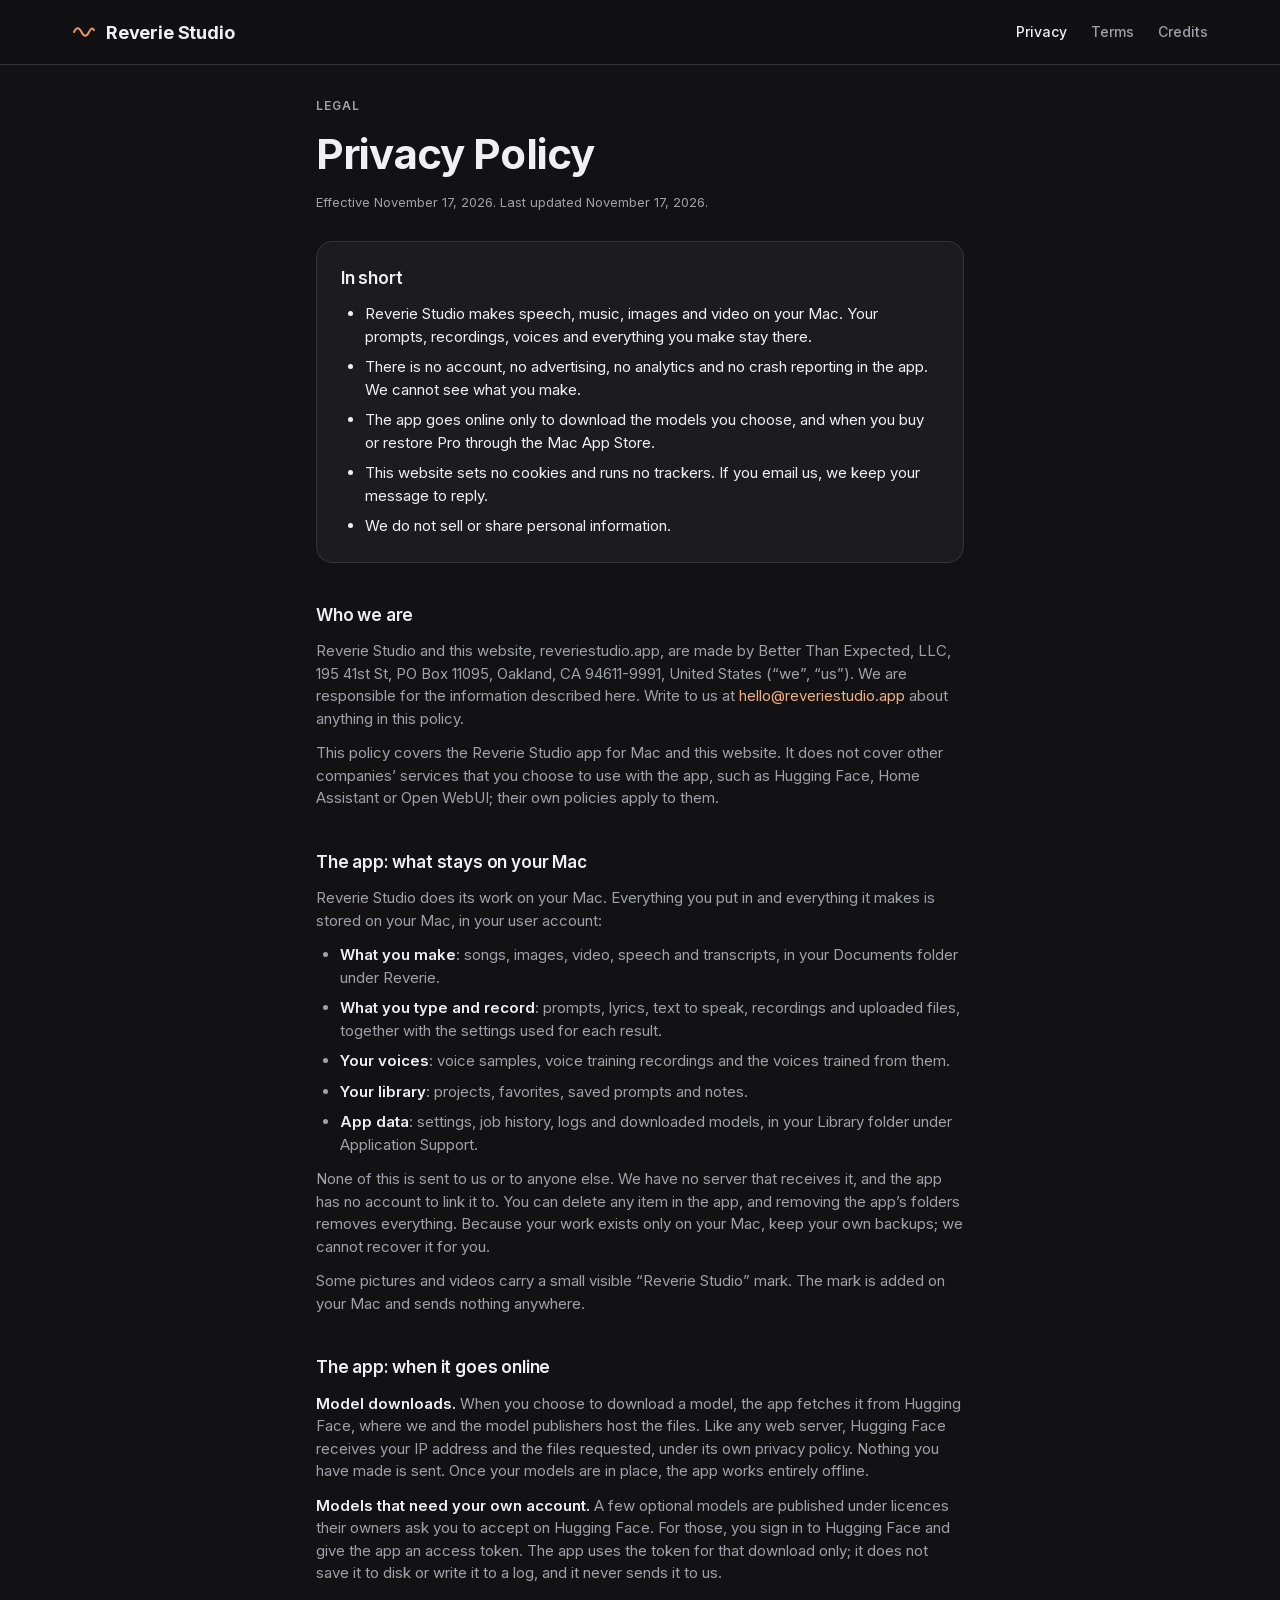
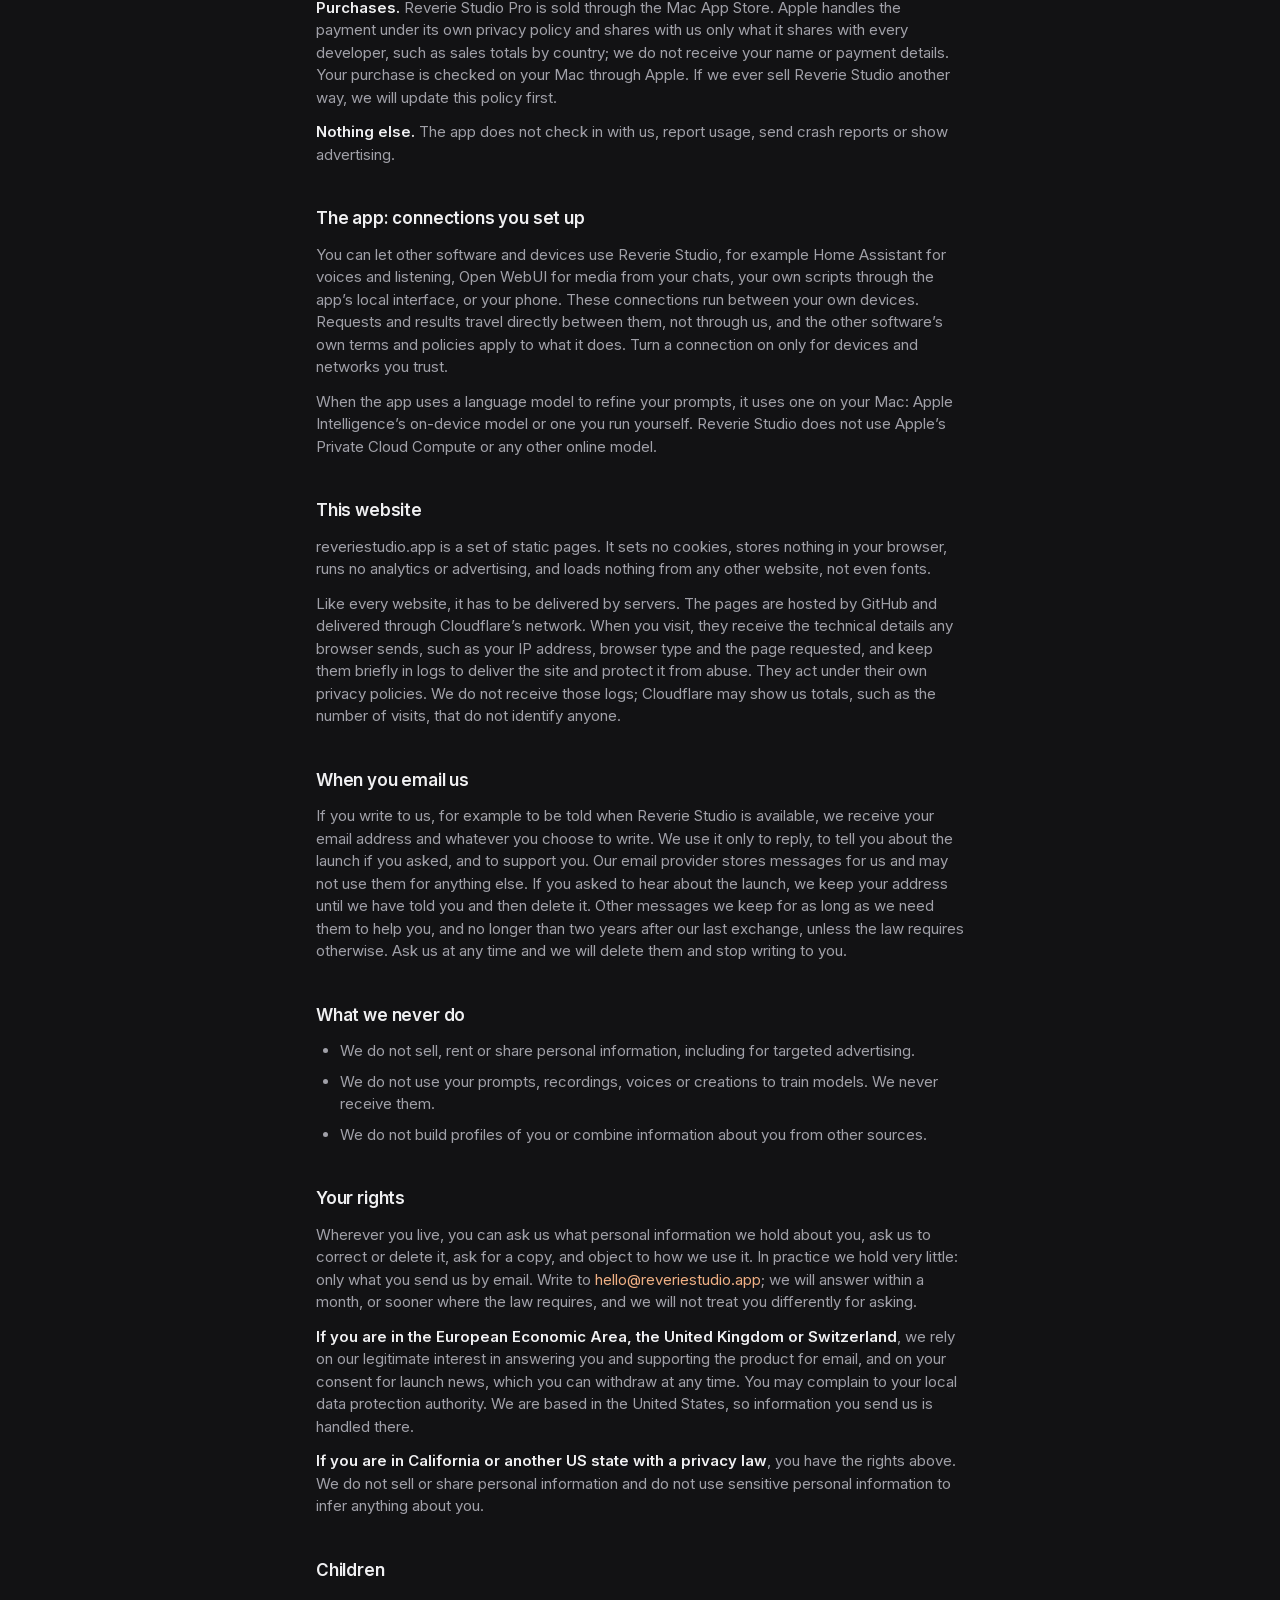
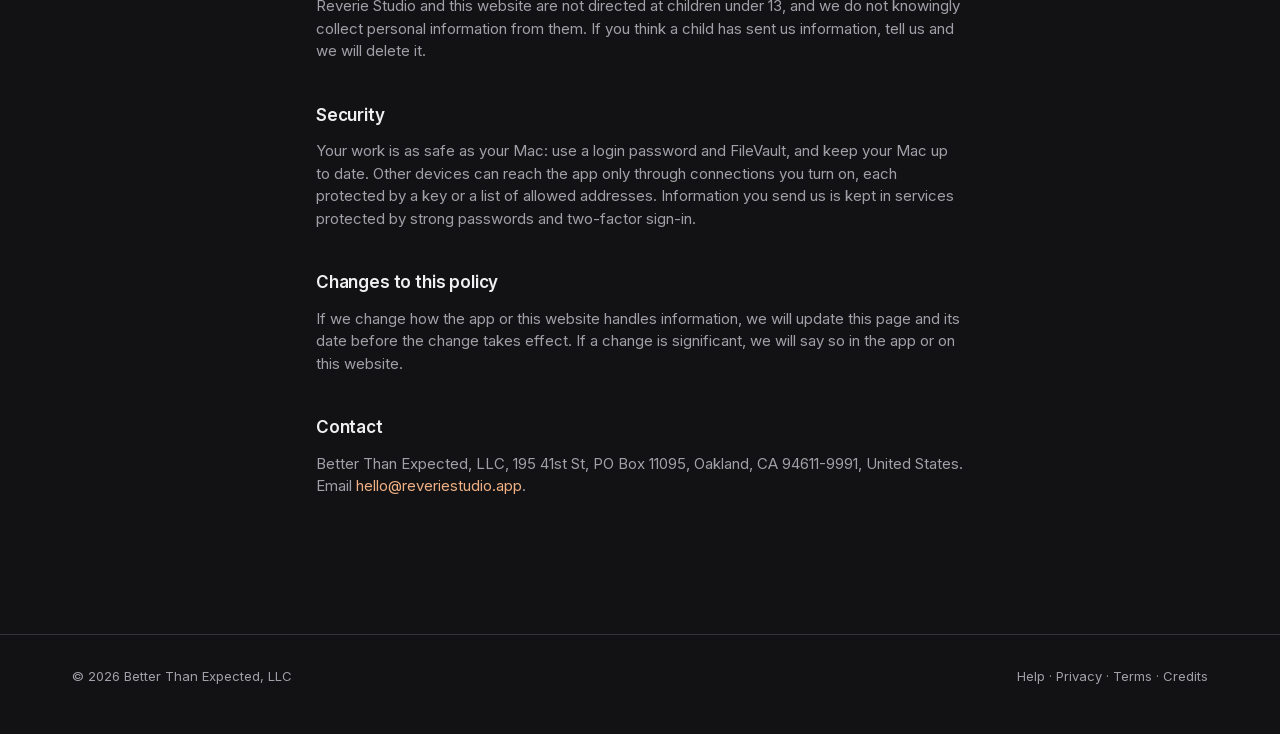
<file: privacy.html>
<!DOCTYPE html>
<html lang="en">
<head>
<meta charset="utf-8">
<meta name="viewport" content="width=device-width, initial-scale=1">
<title>Privacy Policy: Reverie Studio</title>
<meta name="description" content="How Reverie Studio and reveriestudio.app handle your information. Your work stays on your Mac; the app has no account and no tracking.">
<meta name="color-scheme" content="dark">
<meta name="theme-color" content="#121214">
<link rel="canonical" href="https://reveriestudio.app/privacy.html">
<link rel="icon" href="favicon.svg" type="image/svg+xml">
<link rel="icon" href="favicon.png" type="image/png">
<link rel="apple-touch-icon" href="apple-touch-icon.png">
<link rel="stylesheet" href="css/tokens.css?v=1.3.0">
<link rel="stylesheet" href="css/site.css?v=1.3.0">
</head>
<body>

<header class="nav">
  <div class="wrap">
    <a class="brand" href="index.html"><svg class="icon" aria-hidden="true" viewBox="0 0 24 24"><path d="M2 12c2.5-5 5-5 7.5 0s5 5 7.5 0 3.5-3.5 5-2"/></svg>Reverie Studio</a>
    <nav aria-label="Legal">
      <ul>
        <li><a href="privacy.html" aria-current="page">Privacy</a></li>
        <li><a href="terms.html">Terms</a></li>
        <li><a href="credits.html">Credits</a></li>
      </ul>
    </nav>
  </div>
</header>

<main class="legal">
  <div class="wrap">
    <p class="eyebrow">Legal</p>
    <h1>Privacy Policy</h1>
    <p class="updated">Effective November 17, 2026. Last updated November 17, 2026.</p>

    <div class="summary">
      <h2>In short</h2>
      <ul>
        <li>Reverie Studio makes speech, music, images and video on your Mac. Your prompts, recordings, voices and everything you make stay there.</li>
        <li>There is no account, no advertising, no analytics and no crash reporting in the app. We cannot see what you make.</li>
        <li>The app goes online only to download the models you choose, and when you buy or restore Pro through the Mac App Store.</li>
        <li>This website sets no cookies and runs no trackers. If you email us, we keep your message to reply.</li>
        <li>We do not sell or share personal information.</li>
      </ul>
    </div>

    <section aria-labelledby="who">
      <h2 id="who">Who we are</h2>
      <p>Reverie Studio and this website, reveriestudio.app, are made by Better Than Expected, LLC, 195 41st St, PO Box 11095, Oakland, CA 94611-9991, United States (“we”, “us”). We are responsible for the information described here. Write to us at <a href="mailto:hello@reveriestudio.app">hello@reveriestudio.app</a> about anything in this policy.</p>
      <p>This policy covers the Reverie Studio app for Mac and this website. It does not cover other companies’ services that you choose to use with the app, such as Hugging Face, Home Assistant or Open WebUI; their own policies apply to them.</p>
    </section>

    <section aria-labelledby="app">
      <h2 id="app">The app: what stays on your Mac</h2>
      <p>Reverie Studio does its work on your Mac. Everything you put in and everything it makes is stored on your Mac, in your user account:</p>
      <ul>
        <li><strong>What you make</strong>: songs, images, video, speech and transcripts, in your Documents folder under Reverie.</li>
        <li><strong>What you type and record</strong>: prompts, lyrics, text to speak, recordings and uploaded files, together with the settings used for each result.</li>
        <li><strong>Your voices</strong>: voice samples, voice training recordings and the voices trained from them.</li>
        <li><strong>Your library</strong>: projects, favorites, saved prompts and notes.</li>
        <li><strong>App data</strong>: settings, job history, logs and downloaded models, in your Library folder under Application Support.</li>
      </ul>
      <p>None of this is sent to us or to anyone else. We have no server that receives it, and the app has no account to link it to. You can delete any item in the app, and removing the app’s folders removes everything. Because your work exists only on your Mac, keep your own backups; we cannot recover it for you.</p>
      <p>Some pictures and videos carry a small visible “Reverie Studio” mark. The mark is added on your Mac and sends nothing anywhere.</p>
    </section>

    <section aria-labelledby="online">
      <h2 id="online">The app: when it goes online</h2>
      <p><strong>Model downloads.</strong> When you choose to download a model, the app fetches it from Hugging Face, where we and the model publishers host the files. Like any web server, Hugging Face receives your IP address and the files requested, under its own privacy policy. Nothing you have made is sent. Once your models are in place, the app works entirely offline.</p>
      <p><strong>Models that need your own account.</strong> A few optional models are published under licences their owners ask you to accept on Hugging Face. For those, you sign in to Hugging Face and give the app an access token. The app uses the token for that download only; it does not save it to disk or write it to a log, and it never sends it to us.</p>
      <p><strong>Purchases.</strong> Reverie Studio Pro is sold through the Mac App Store. Apple handles the payment under its own privacy policy and shares with us only what it shares with every developer, such as sales totals by country; we do not receive your name or payment details. Your purchase is checked on your Mac through Apple. If we ever sell Reverie Studio another way, we will update this policy first.</p>
      <p><strong>Nothing else.</strong> The app does not check in with us, report usage, send crash reports or show advertising.</p>
    </section>

    <section aria-labelledby="connect">
      <h2 id="connect">The app: connections you set up</h2>
      <p>You can let other software and devices use Reverie Studio, for example Home Assistant for voices and listening, Open WebUI for media from your chats, your own scripts through the app’s local interface, or your phone. These connections run between your own devices. Requests and results travel directly between them, not through us, and the other software’s own terms and policies apply to what it does. Turn a connection on only for devices and networks you trust.</p>
      <p>When the app uses a language model to refine your prompts, it uses one on your Mac: Apple Intelligence’s on-device model or one you run yourself. Reverie Studio does not use Apple’s Private Cloud Compute or any other online model.</p>
    </section>

    <section aria-labelledby="site">
      <h2 id="site">This website</h2>
      <p>reveriestudio.app is a set of static pages. It sets no cookies, stores nothing in your browser, runs no analytics or advertising, and loads nothing from any other website, not even fonts.</p>
      <p>Like every website, it has to be delivered by servers. The pages are hosted by GitHub and delivered through Cloudflare’s network. When you visit, they receive the technical details any browser sends, such as your IP address, browser type and the page requested, and keep them briefly in logs to deliver the site and protect it from abuse. They act under their own privacy policies. We do not receive those logs; Cloudflare may show us totals, such as the number of visits, that do not identify anyone.</p>
    </section>

    <section aria-labelledby="email">
      <h2 id="email">When you email us</h2>
      <p>If you write to us, for example to be told when Reverie Studio is available, we receive your email address and whatever you choose to write. We use it only to reply, to tell you about the launch if you asked, and to support you. Our email provider stores messages for us and may not use them for anything else. If you asked to hear about the launch, we keep your address until we have told you and then delete it. Other messages we keep for as long as we need them to help you, and no longer than two years after our last exchange, unless the law requires otherwise. Ask us at any time and we will delete them and stop writing to you.</p>
    </section>

    <section aria-labelledby="sell">
      <h2 id="sell">What we never do</h2>
      <ul>
        <li>We do not sell, rent or share personal information, including for targeted advertising.</li>
        <li>We do not use your prompts, recordings, voices or creations to train models. We never receive them.</li>
        <li>We do not build profiles of you or combine information about you from other sources.</li>
      </ul>
    </section>

    <section aria-labelledby="rights">
      <h2 id="rights">Your rights</h2>
      <p>Wherever you live, you can ask us what personal information we hold about you, ask us to correct or delete it, ask for a copy, and object to how we use it. In practice we hold very little: only what you send us by email. Write to <a href="mailto:hello@reveriestudio.app">hello@reveriestudio.app</a>; we will answer within a month, or sooner where the law requires, and we will not treat you differently for asking.</p>
      <p><strong>If you are in the European Economic Area, the United Kingdom or Switzerland</strong>, we rely on our legitimate interest in answering you and supporting the product for email, and on your consent for launch news, which you can withdraw at any time. You may complain to your local data protection authority. We are based in the United States, so information you send us is handled there.</p>
      <p><strong>If you are in California or another US state with a privacy law</strong>, you have the rights above. We do not sell or share personal information and do not use sensitive personal information to infer anything about you.</p>
    </section>

    <section aria-labelledby="children">
      <h2 id="children">Children</h2>
      <p>Reverie Studio and this website are not directed at children under 13, and we do not knowingly collect personal information from them. If you think a child has sent us information, tell us and we will delete it.</p>
    </section>

    <section aria-labelledby="security">
      <h2 id="security">Security</h2>
      <p>Your work is as safe as your Mac: use a login password and FileVault, and keep your Mac up to date. Other devices can reach the app only through connections you turn on, each protected by a key or a list of allowed addresses. Information you send us is kept in services protected by strong passwords and two-factor sign-in.</p>
    </section>

    <section aria-labelledby="changes">
      <h2 id="changes">Changes to this policy</h2>
      <p>If we change how the app or this website handles information, we will update this page and its date before the change takes effect. If a change is significant, we will say so in the app or on this website.</p>
    </section>

    <section aria-labelledby="contact">
      <h2 id="contact">Contact</h2>
      <p>Better Than Expected, LLC, 195 41st St, PO Box 11095, Oakland, CA 94611-9991, United States. Email <a href="mailto:hello@reveriestudio.app">hello@reveriestudio.app</a>.</p>
    </section>
  </div>
</main>

<footer>
  <div class="wrap">
    <div class="cols">
      <span>&copy; 2026 Better Than Expected, LLC</span>
      <span><a href="help.html">Help</a> &middot; <a href="privacy.html">Privacy</a> &middot; <a href="terms.html">Terms</a> &middot; <a href="credits.html">Credits</a></span>
    </div>
  </div>
</footer>
</body>
</html>
</file>
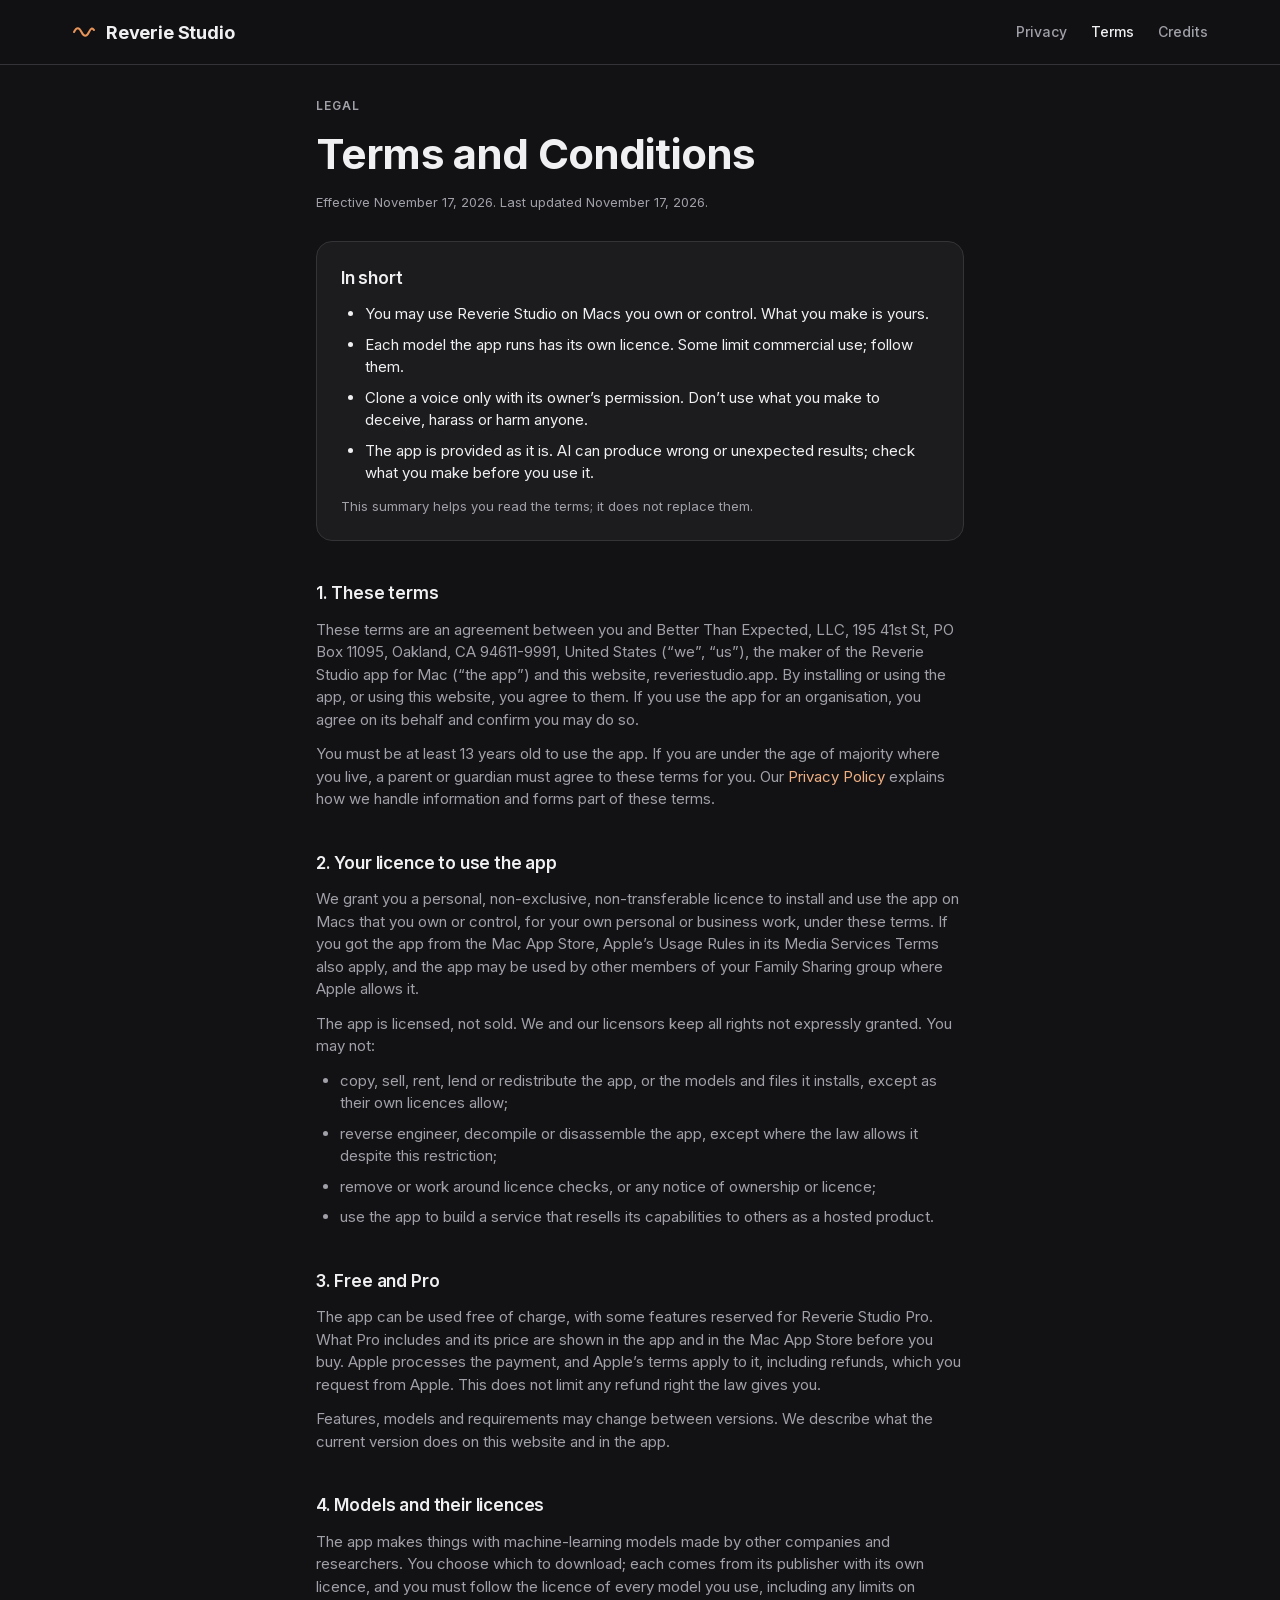
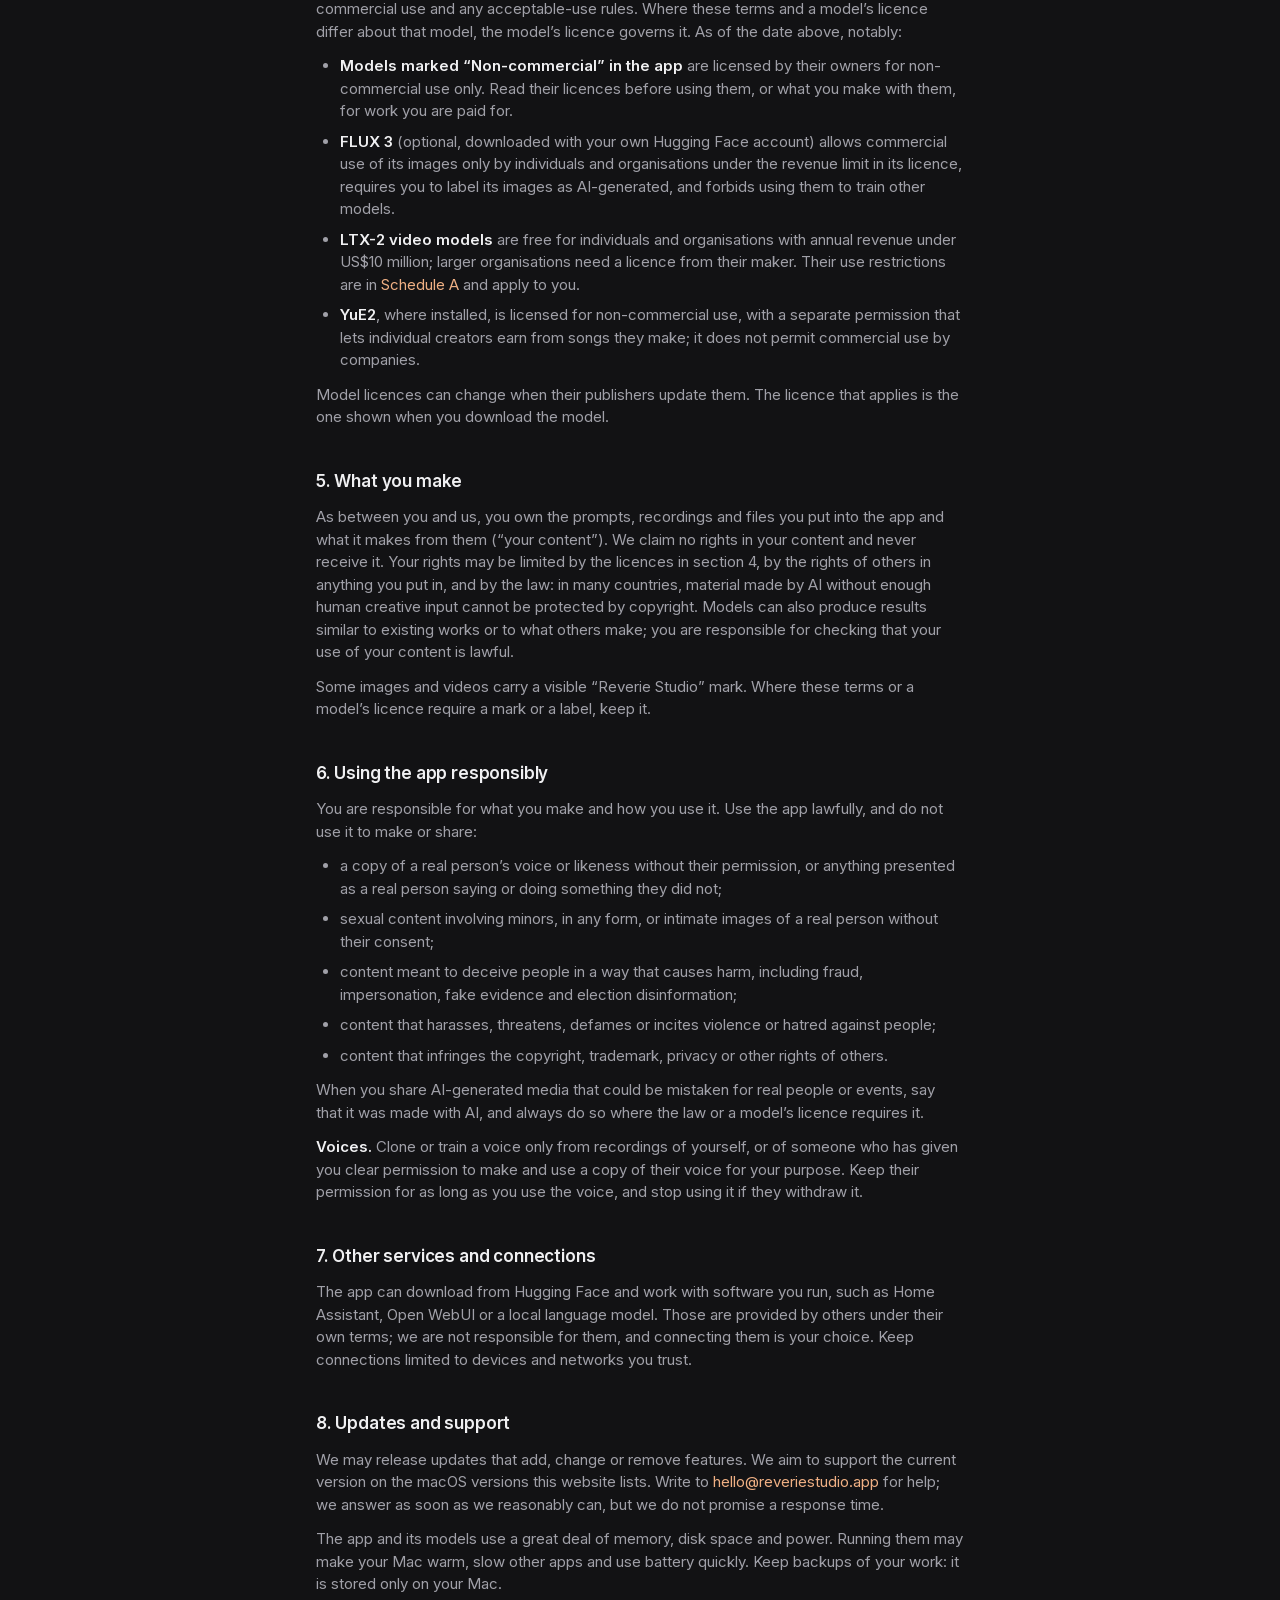
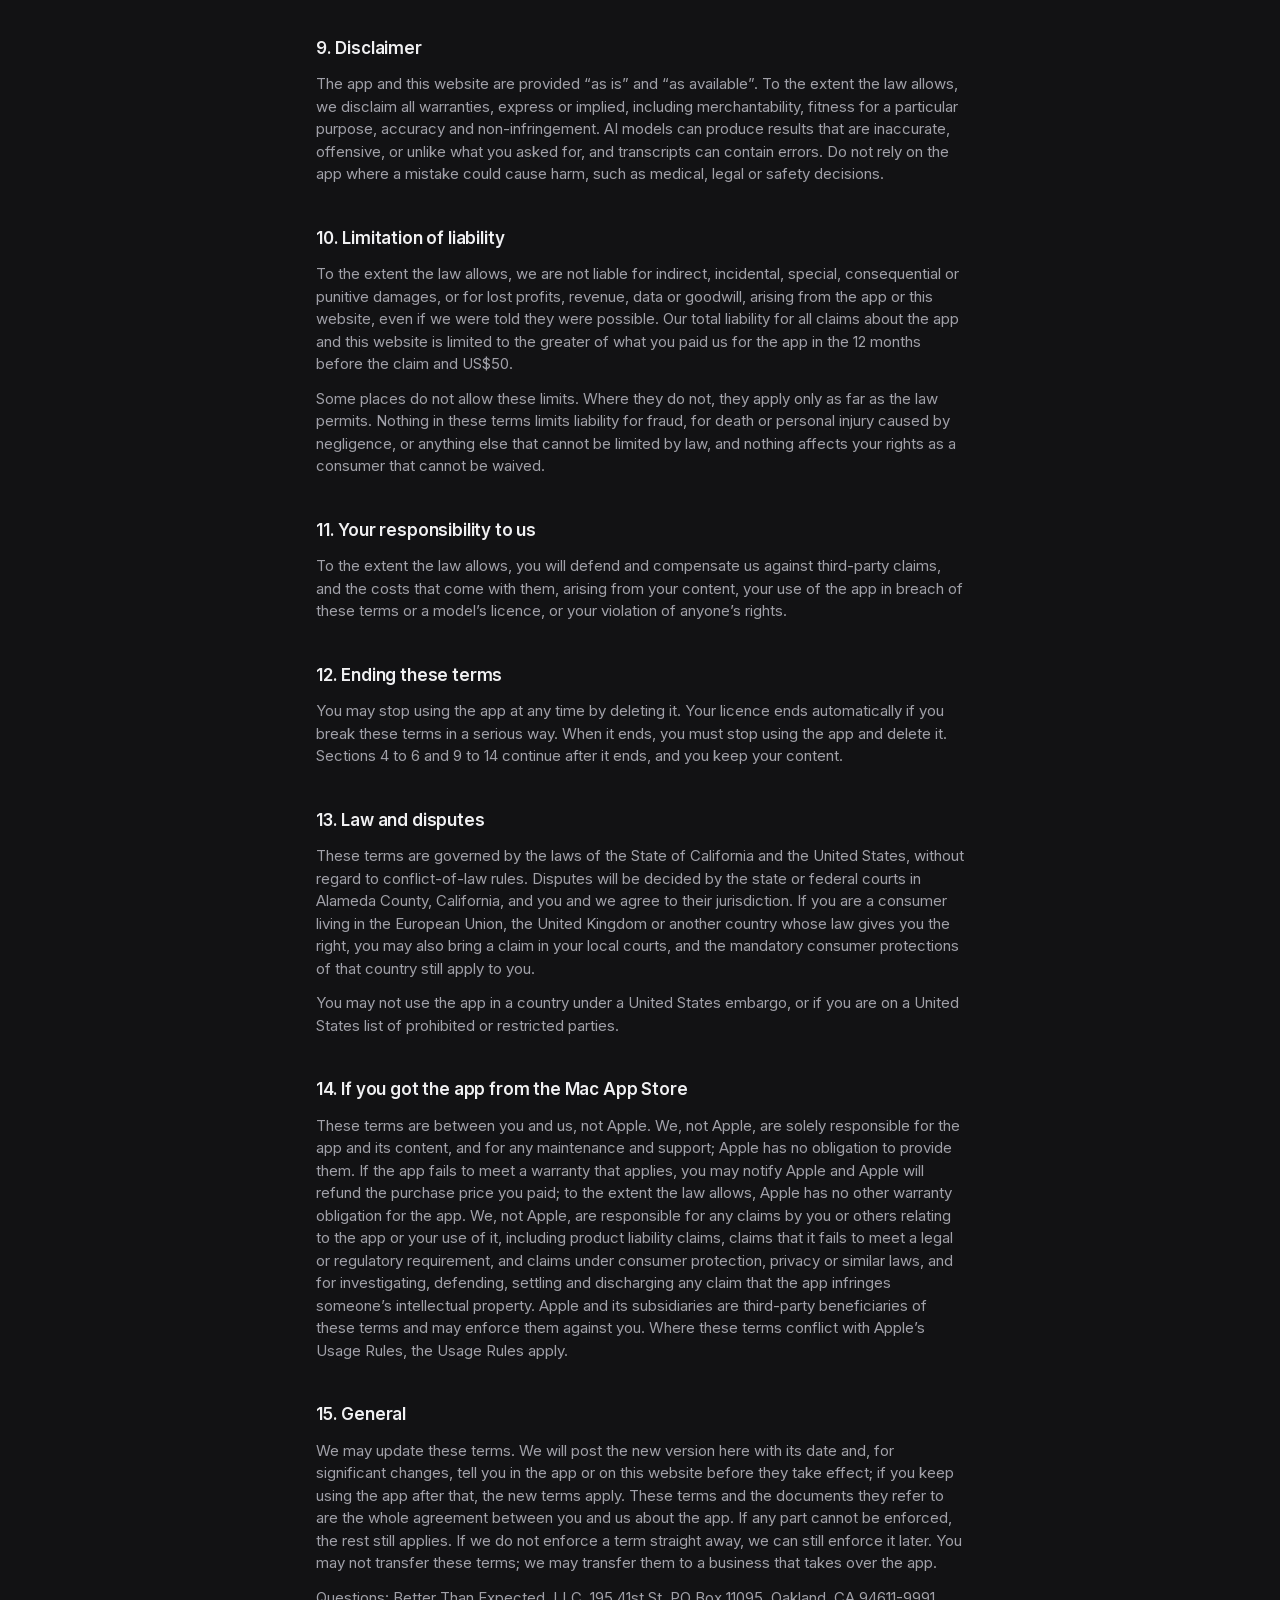
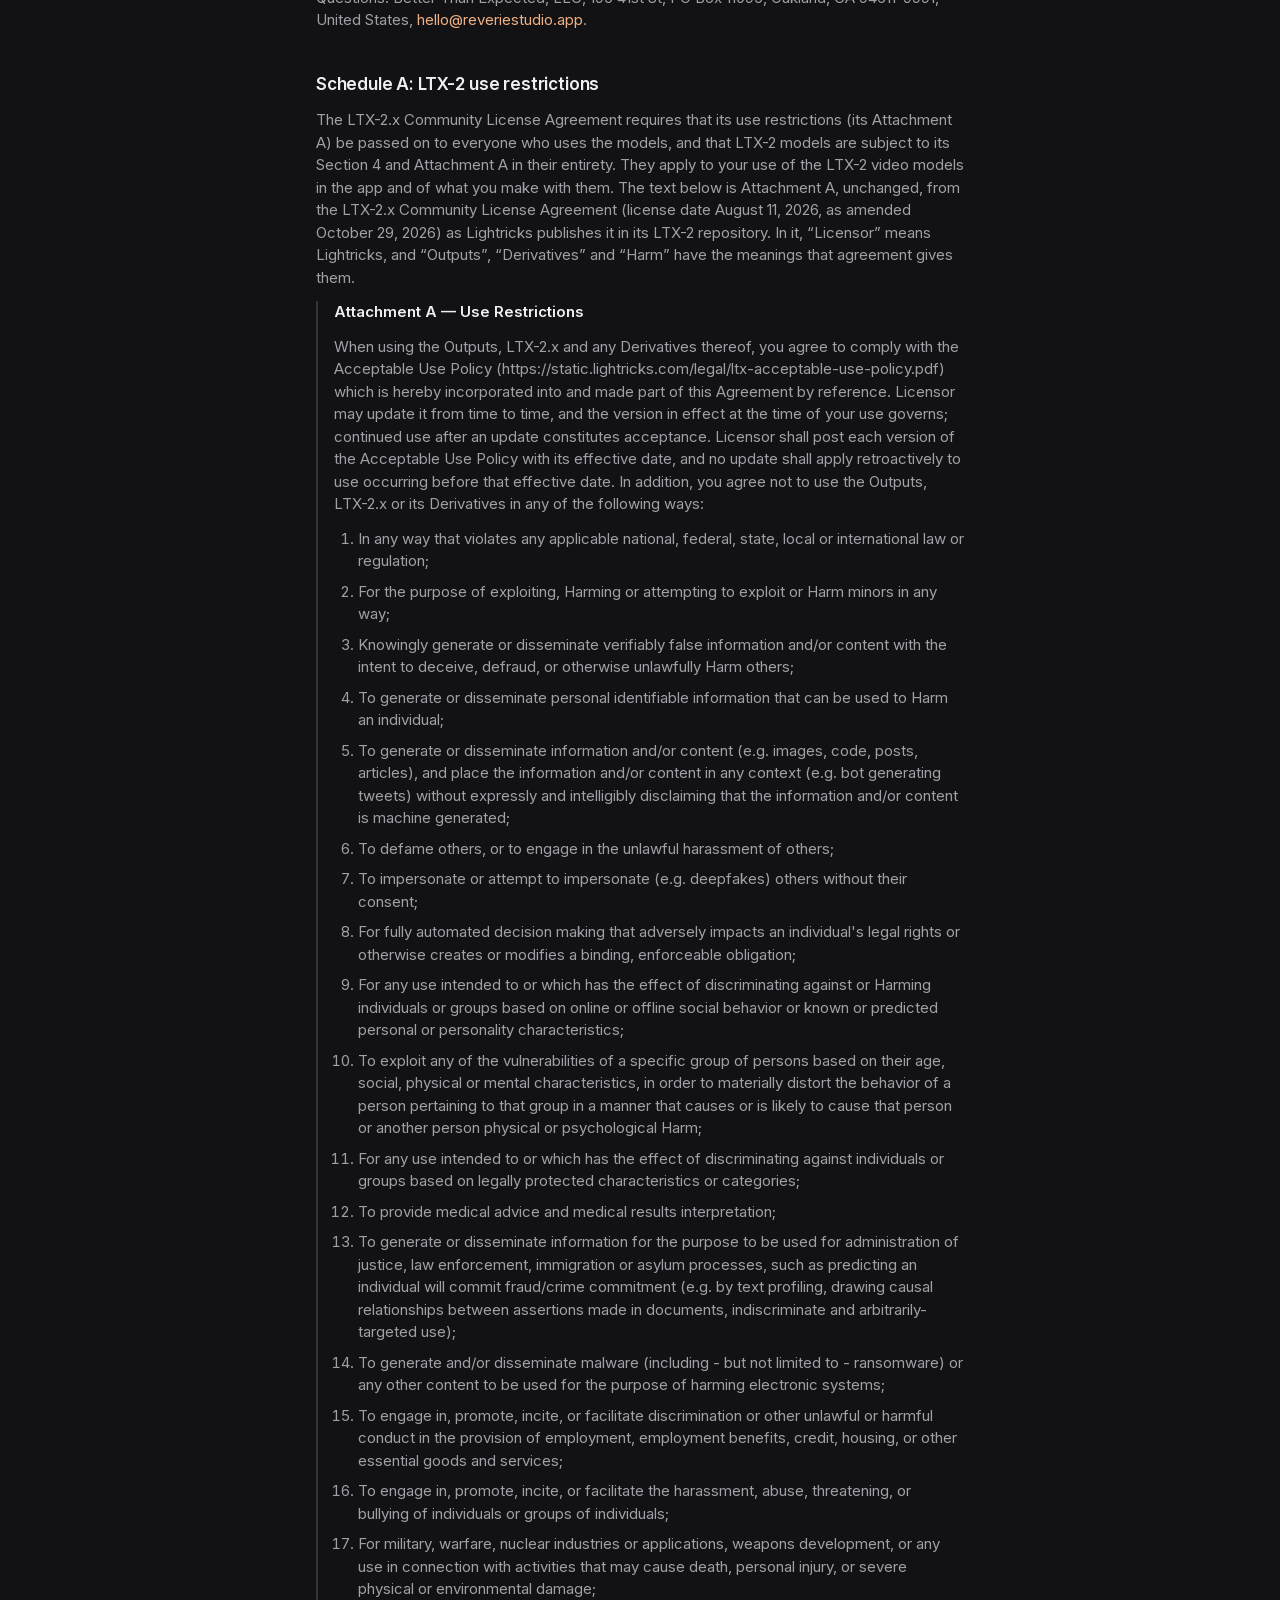
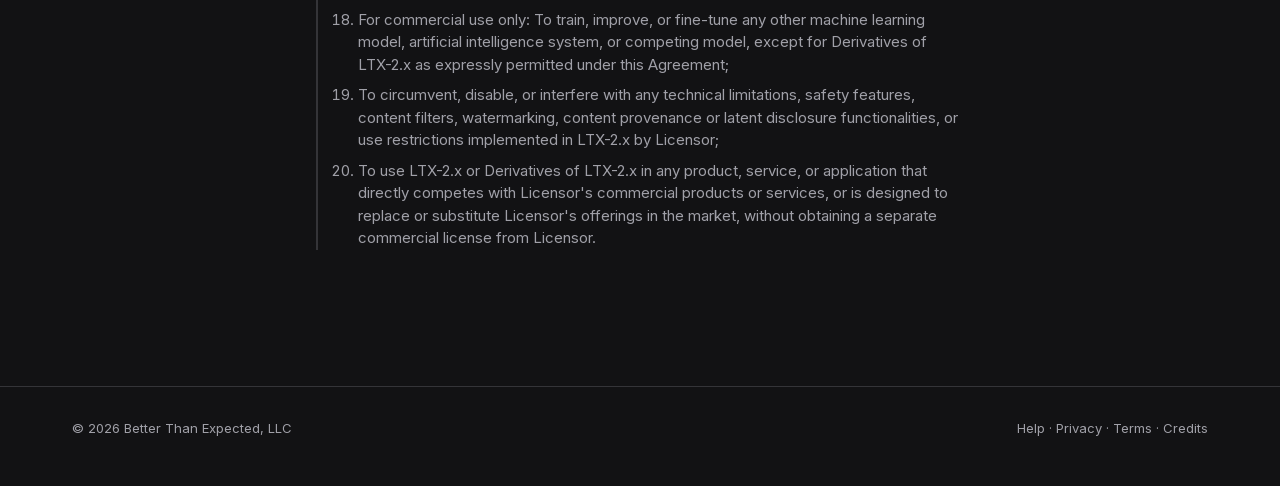
<file: terms.html>
<!DOCTYPE html>
<html lang="en">
<head>
<meta charset="utf-8">
<meta name="viewport" content="width=device-width, initial-scale=1">
<title>Terms and Conditions: Reverie Studio</title>
<meta name="description" content="The terms for using Reverie Studio and reveriestudio.app: your licence, what you make, using it responsibly, and the models' own licences.">
<meta name="color-scheme" content="dark">
<meta name="theme-color" content="#121214">
<link rel="canonical" href="https://reveriestudio.app/terms.html">
<link rel="icon" href="favicon.svg" type="image/svg+xml">
<link rel="icon" href="favicon.png" type="image/png">
<link rel="apple-touch-icon" href="apple-touch-icon.png">
<link rel="stylesheet" href="css/tokens.css?v=1.3.0">
<link rel="stylesheet" href="css/site.css?v=1.3.0">
</head>
<body>

<header class="nav">
  <div class="wrap">
    <a class="brand" href="index.html"><svg class="icon" aria-hidden="true" viewBox="0 0 24 24"><path d="M2 12c2.5-5 5-5 7.5 0s5 5 7.5 0 3.5-3.5 5-2"/></svg>Reverie Studio</a>
    <nav aria-label="Legal">
      <ul>
        <li><a href="privacy.html">Privacy</a></li>
        <li><a href="terms.html" aria-current="page">Terms</a></li>
        <li><a href="credits.html">Credits</a></li>
      </ul>
    </nav>
  </div>
</header>

<main class="legal">
  <div class="wrap">
    <p class="eyebrow">Legal</p>
    <h1>Terms and Conditions</h1>
    <p class="updated">Effective November 17, 2026. Last updated November 17, 2026.</p>

    <div class="summary">
      <h2>In short</h2>
      <ul>
        <li>You may use Reverie Studio on Macs you own or control. What you make is yours.</li>
        <li>Each model the app runs has its own licence. Some limit commercial use; follow them.</li>
        <li>Clone a voice only with its owner’s permission. Don’t use what you make to deceive, harass or harm anyone.</li>
        <li>The app is provided as it is. AI can produce wrong or unexpected results; check what you make before you use it.</li>
      </ul>
      <p class="note">This summary helps you read the terms; it does not replace them.</p>
    </div>

    <section aria-labelledby="agreement">
      <h2 id="agreement">1. These terms</h2>
      <p>These terms are an agreement between you and Better Than Expected, LLC, 195 41st St, PO Box 11095, Oakland, CA 94611-9991, United States (“we”, “us”), the maker of the Reverie Studio app for Mac (“the app”) and this website, reveriestudio.app. By installing or using the app, or using this website, you agree to them. If you use the app for an organisation, you agree on its behalf and confirm you may do so.</p>
      <p>You must be at least 13 years old to use the app. If you are under the age of majority where you live, a parent or guardian must agree to these terms for you. Our <a href="privacy.html">Privacy Policy</a> explains how we handle information and forms part of these terms.</p>
    </section>

    <section aria-labelledby="licence">
      <h2 id="licence">2. Your licence to use the app</h2>
      <p>We grant you a personal, non-exclusive, non-transferable licence to install and use the app on Macs that you own or control, for your own personal or business work, under these terms. If you got the app from the Mac App Store, Apple’s Usage Rules in its Media Services Terms also apply, and the app may be used by other members of your Family Sharing group where Apple allows it.</p>
      <p>The app is licensed, not sold. We and our licensors keep all rights not expressly granted. You may not:</p>
      <ul>
        <li>copy, sell, rent, lend or redistribute the app, or the models and files it installs, except as their own licences allow;</li>
        <li>reverse engineer, decompile or disassemble the app, except where the law allows it despite this restriction;</li>
        <li>remove or work around licence checks, or any notice of ownership or licence;</li>
        <li>use the app to build a service that resells its capabilities to others as a hosted product.</li>
      </ul>
    </section>

    <section aria-labelledby="pro">
      <h2 id="pro">3. Free and Pro</h2>
      <p>The app can be used free of charge, with some features reserved for Reverie Studio Pro. What Pro includes and its price are shown in the app and in the Mac App Store before you buy. Apple processes the payment, and Apple’s terms apply to it, including refunds, which you request from Apple. This does not limit any refund right the law gives you.</p>
      <p>Features, models and requirements may change between versions. We describe what the current version does on this website and in the app.</p>
    </section>

    <section aria-labelledby="models">
      <h2 id="models">4. Models and their licences</h2>
      <p>The app makes things with machine-learning models made by other companies and researchers. You choose which to download; each comes from its publisher with its own licence, and you must follow the licence of every model you use, including any limits on commercial use and any acceptable-use rules. Where these terms and a model’s licence differ about that model, the model’s licence governs it. As of the date above, notably:</p>
      <ul>
        <li><strong>Models marked “Non-commercial” in the app</strong> are licensed by their owners for non-commercial use only. Read their licences before using them, or what you make with them, for work you are paid for.</li>
        <li><strong>FLUX 3</strong> (optional, downloaded with your own Hugging Face account) allows commercial use of its images only by individuals and organisations under the revenue limit in its licence, requires you to label its images as AI-generated, and forbids using them to train other models.</li>
        <li><strong>LTX-2 video models</strong> are free for individuals and organisations with annual revenue under US$10 million; larger organisations need a licence from their maker. Their use restrictions are in <a href="#schedule-a">Schedule A</a> and apply to you.</li>
        <li><strong>YuE2</strong>, where installed, is licensed for non-commercial use, with a separate permission that lets individual creators earn from songs they make; it does not permit commercial use by companies.</li>
      </ul>
      <p>Model licences can change when their publishers update them. The licence that applies is the one shown when you download the model.</p>
    </section>

    <section aria-labelledby="yours">
      <h2 id="yours">5. What you make</h2>
      <p>As between you and us, you own the prompts, recordings and files you put into the app and what it makes from them (“your content”). We claim no rights in your content and never receive it. Your rights may be limited by the licences in section 4, by the rights of others in anything you put in, and by the law: in many countries, material made by AI without enough human creative input cannot be protected by copyright. Models can also produce results similar to existing works or to what others make; you are responsible for checking that your use of your content is lawful.</p>
      <p>Some images and videos carry a visible “Reverie Studio” mark. Where these terms or a model’s licence require a mark or a label, keep it.</p>
    </section>

    <section aria-labelledby="use">
      <h2 id="use">6. Using the app responsibly</h2>
      <p>You are responsible for what you make and how you use it. Use the app lawfully, and do not use it to make or share:</p>
      <ul>
        <li>a copy of a real person’s voice or likeness without their permission, or anything presented as a real person saying or doing something they did not;</li>
        <li>sexual content involving minors, in any form, or intimate images of a real person without their consent;</li>
        <li>content meant to deceive people in a way that causes harm, including fraud, impersonation, fake evidence and election disinformation;</li>
        <li>content that harasses, threatens, defames or incites violence or hatred against people;</li>
        <li>content that infringes the copyright, trademark, privacy or other rights of others.</li>
      </ul>
      <p>When you share AI-generated media that could be mistaken for real people or events, say that it was made with AI, and always do so where the law or a model’s licence requires it.</p>
      <p><strong>Voices.</strong> Clone or train a voice only from recordings of yourself, or of someone who has given you clear permission to make and use a copy of their voice for your purpose. Keep their permission for as long as you use the voice, and stop using it if they withdraw it.</p>
    </section>

    <section aria-labelledby="third">
      <h2 id="third">7. Other services and connections</h2>
      <p>The app can download from Hugging Face and work with software you run, such as Home Assistant, Open WebUI or a local language model. Those are provided by others under their own terms; we are not responsible for them, and connecting them is your choice. Keep connections limited to devices and networks you trust.</p>
    </section>

    <section aria-labelledby="updates">
      <h2 id="updates">8. Updates and support</h2>
      <p>We may release updates that add, change or remove features. We aim to support the current version on the macOS versions this website lists. Write to <a href="mailto:hello@reveriestudio.app">hello@reveriestudio.app</a> for help; we answer as soon as we reasonably can, but we do not promise a response time.</p>
      <p>The app and its models use a great deal of memory, disk space and power. Running them may make your Mac warm, slow other apps and use battery quickly. Keep backups of your work: it is stored only on your Mac.</p>
    </section>

    <section aria-labelledby="warranty">
      <h2 id="warranty">9. Disclaimer</h2>
      <p>The app and this website are provided “as is” and “as available”. To the extent the law allows, we disclaim all warranties, express or implied, including merchantability, fitness for a particular purpose, accuracy and non-infringement. AI models can produce results that are inaccurate, offensive, or unlike what you asked for, and transcripts can contain errors. Do not rely on the app where a mistake could cause harm, such as medical, legal or safety decisions.</p>
    </section>

    <section aria-labelledby="liability">
      <h2 id="liability">10. Limitation of liability</h2>
      <p>To the extent the law allows, we are not liable for indirect, incidental, special, consequential or punitive damages, or for lost profits, revenue, data or goodwill, arising from the app or this website, even if we were told they were possible. Our total liability for all claims about the app and this website is limited to the greater of what you paid us for the app in the 12 months before the claim and US$50.</p>
      <p>Some places do not allow these limits. Where they do not, they apply only as far as the law permits. Nothing in these terms limits liability for fraud, for death or personal injury caused by negligence, or anything else that cannot be limited by law, and nothing affects your rights as a consumer that cannot be waived.</p>
    </section>

    <section aria-labelledby="indemnity">
      <h2 id="indemnity">11. Your responsibility to us</h2>
      <p>To the extent the law allows, you will defend and compensate us against third-party claims, and the costs that come with them, arising from your content, your use of the app in breach of these terms or a model’s licence, or your violation of anyone’s rights.</p>
    </section>

    <section aria-labelledby="end">
      <h2 id="end">12. Ending these terms</h2>
      <p>You may stop using the app at any time by deleting it. Your licence ends automatically if you break these terms in a serious way. When it ends, you must stop using the app and delete it. Sections 4 to 6 and 9 to 14 continue after it ends, and you keep your content.</p>
    </section>

    <section aria-labelledby="law">
      <h2 id="law">13. Law and disputes</h2>
      <p>These terms are governed by the laws of the State of California and the United States, without regard to conflict-of-law rules. Disputes will be decided by the state or federal courts in Alameda County, California, and you and we agree to their jurisdiction. If you are a consumer living in the European Union, the United Kingdom or another country whose law gives you the right, you may also bring a claim in your local courts, and the mandatory consumer protections of that country still apply to you.</p>
      <p>You may not use the app in a country under a United States embargo, or if you are on a United States list of prohibited or restricted parties.</p>
    </section>

    <section aria-labelledby="apple">
      <h2 id="apple">14. If you got the app from the Mac App Store</h2>
      <p>These terms are between you and us, not Apple. We, not Apple, are solely responsible for the app and its content, and for any maintenance and support; Apple has no obligation to provide them. If the app fails to meet a warranty that applies, you may notify Apple and Apple will refund the purchase price you paid; to the extent the law allows, Apple has no other warranty obligation for the app. We, not Apple, are responsible for any claims by you or others relating to the app or your use of it, including product liability claims, claims that it fails to meet a legal or regulatory requirement, and claims under consumer protection, privacy or similar laws, and for investigating, defending, settling and discharging any claim that the app infringes someone’s intellectual property. Apple and its subsidiaries are third-party beneficiaries of these terms and may enforce them against you. Where these terms conflict with Apple’s Usage Rules, the Usage Rules apply.</p>
    </section>

    <section aria-labelledby="general">
      <h2 id="general">15. General</h2>
      <p>We may update these terms. We will post the new version here with its date and, for significant changes, tell you in the app or on this website before they take effect; if you keep using the app after that, the new terms apply. These terms and the documents they refer to are the whole agreement between you and us about the app. If any part cannot be enforced, the rest still applies. If we do not enforce a term straight away, we can still enforce it later. You may not transfer these terms; we may transfer them to a business that takes over the app.</p>
      <p>Questions: Better Than Expected, LLC, 195 41st St, PO Box 11095, Oakland, CA 94611-9991, United States, <a href="mailto:hello@reveriestudio.app">hello@reveriestudio.app</a>.</p>
    </section>

    <section aria-labelledby="schedule-a">
      <h2 id="schedule-a">Schedule A: LTX-2 use restrictions</h2>
      <p>The LTX-2.x Community License Agreement requires that its use restrictions (its Attachment A) be passed on to everyone who uses the models, and that LTX-2 models are subject to its Section 4 and Attachment A in their entirety. They apply to your use of the LTX-2 video models in the app and of what you make with them. The text below is Attachment A, unchanged, from the LTX-2.x Community License Agreement (license date August 11, 2026, as amended October 29, 2026) as Lightricks publishes it in its LTX-2 repository. In it, “Licensor” means Lightricks, and “Outputs”, “Derivatives” and “Harm” have the meanings that agreement gives them.</p>
      <blockquote class="licence">
      <p><strong>Attachment A — Use Restrictions</strong></p>
      <p>When using the Outputs, LTX-2.x and any Derivatives thereof, you agree to comply with the Acceptable Use Policy (https://static.lightricks.com/legal/ltx-acceptable-use-policy.pdf) which is hereby incorporated into and made part of this Agreement by reference. Licensor may update it from time to time, and the version in effect at the time of your use governs; continued use after an update constitutes acceptance. Licensor shall post each version of the Acceptable Use Policy with its effective date, and no update shall apply retroactively to use occurring before that effective date. In addition, you agree not to use the Outputs, LTX-2.x or its Derivatives in any of the following ways:</p>
      <ol>
        <li value="1">In any way that violates any applicable national, federal, state, local or international law or regulation;</li>
        <li value="2">For the purpose of exploiting, Harming or attempting to exploit or Harm minors in any way;</li>
        <li value="3">Knowingly generate or disseminate verifiably false information and/or content with the intent to deceive, defraud, or otherwise unlawfully Harm others;</li>
        <li value="4">To generate or disseminate personal identifiable information that can be used to Harm an individual;</li>
        <li value="5">To generate or disseminate information and/or content (e.g. images, code, posts, articles), and place the information and/or content in any context (e.g. bot generating tweets) without expressly and intelligibly disclaiming that the information and/or content is machine generated;</li>
        <li value="6">To defame others, or to engage in the unlawful harassment of others;</li>
        <li value="7">To impersonate or attempt to impersonate (e.g. deepfakes) others without their consent;</li>
        <li value="8">For fully automated decision making that adversely impacts an individual's legal rights or otherwise creates or modifies a binding, enforceable obligation;</li>
        <li value="9">For any use intended to or which has the effect of discriminating against or Harming individuals or groups based on online or offline social behavior or known or predicted personal or personality characteristics;</li>
        <li value="10">To exploit any of the vulnerabilities of a specific group of persons based on their age, social, physical or mental characteristics, in order to materially distort the behavior of a person pertaining to that group in a manner that causes or is likely to cause that person or another person physical or psychological Harm;</li>
        <li value="11">For any use intended to or which has the effect of discriminating against individuals or groups based on legally protected characteristics or categories;</li>
        <li value="12">To provide medical advice and medical results interpretation;</li>
        <li value="13">To generate or disseminate information for the purpose to be used for administration of justice, law enforcement, immigration or asylum processes, such as predicting an individual will commit fraud/crime commitment (e.g. by text profiling, drawing causal relationships between assertions made in documents, indiscriminate and arbitrarily-targeted use);</li>
        <li value="14">To generate and/or disseminate malware (including - but not limited to - ransomware) or any other content to be used for the purpose of harming electronic systems;</li>
        <li value="15">To engage in, promote, incite, or facilitate discrimination or other unlawful or harmful conduct in the provision of employment, employment benefits, credit, housing, or other essential goods and services;</li>
        <li value="16">To engage in, promote, incite, or facilitate the harassment, abuse, threatening, or bullying of individuals or groups of individuals;</li>
        <li value="17">For military, warfare, nuclear industries or applications, weapons development, or any use in connection with activities that may cause death, personal injury, or severe physical or environmental damage;</li>
        <li value="18">For commercial use only: To train, improve, or fine-tune any other machine learning model, artificial intelligence system, or competing model, except for Derivatives of LTX-2.x as expressly permitted under this Agreement;</li>
        <li value="19">To circumvent, disable, or interfere with any technical limitations, safety features, content filters, watermarking, content provenance or latent disclosure functionalities, or use restrictions implemented in LTX-2.x by Licensor;</li>
        <li value="20">To use LTX-2.x or Derivatives of LTX-2.x in any product, service, or application that directly competes with Licensor's commercial products or services, or is designed to replace or substitute Licensor's offerings in the market, without obtaining a separate commercial license from Licensor.</li>
      </ol>
      </blockquote>
    </section>
  </div>
</main>

<footer>
  <div class="wrap">
    <div class="cols">
      <span>&copy; 2026 Better Than Expected, LLC</span>
      <span><a href="help.html">Help</a> &middot; <a href="privacy.html">Privacy</a> &middot; <a href="terms.html">Terms</a> &middot; <a href="credits.html">Credits</a></span>
    </div>
  </div>
</footer>
</body>
</html>
</file>
<file: css/tokens.css>
/* Generated by scripts/tokens.py from
   /Users/Shared/Reverie/design-system/tokens.json (version 2)
   Do not edit. Site-only sizes are in src/css/site.css. */
:root {
  /* Colour */
  --bg: #121214;
  /* Page ground behind every surface */
  --sidebar: #161618;
  /* The primary navigation column and the phone drawer */
  --sidebar-text: #f0f0f2;
  /* Labels and icons on sidebar */
  --tab-pill: #000000;
  /* The current tab's capsule: white in light, black in dark (UI-039, D043) */
  --tab-rim: #000000;
  /* The capsule's control-stroke rim, the same as the capsule so the shadow outlines it (UI-03 */
  --tab-faint: #6c6c74;
  /* Icon and label of the tabs that are not current (UI-039, D043) */
  --surface: #1c1c1f;
  /* Cards, composers, rails, inputs */
  --surface-muted: #26262a;
  /* Chips at rest, status badge grounds, progress tracks, composer toolbars inside a surface,  */
  --selected: #2c2c31;
  /* The active navigation item, avatar discs and hover grounds */
  --line: #343438;
  /* Every 1px border: cards, inputs, dividers, chip outlines */
  --text: #f0f0f2;
  /* Body, titles, control labels on bg, surface, surface-muted and selected */
  --text-muted: #a0a0a8;
  /* Meta lines, eyebrows, placeholder text, secondary values on surface and bg */
  --brand: #e8955a;
  /* Ember, the one interactive colour: primary buttons, the selected row or option border, pre */
  --brand-strong: #f0b084;
  /* Links, inline tag text, codename-coloured badge text on surface and brand-soft */
  --brand-soft: #3a2a1e;
  /* Ground of inline tags, pressed filter chips, the selected segmented option and tier badges */
  --on-brand: #121214;
  /* Text and icons on a brand fill */
  --mark-echo: #5cc4b1;
  /* Echo's service marker only: the status dot and the memory bar segment */
  --mark-vibe: #b0a4e6;
  /* Vibe's service marker only: the status dot and the memory bar segment */
  --mark-mirage: #86a4e0;
  /* Mirage's service marker only: the status dot and the memory bar segment */
  --accent: var(--mark-vibe);
  /* Kept for compatibility with code written against version 1; it is Vibe's marker */
  --ok: #5fbf8a;
  /* Complete and resident states and the in-range lyric count */
  --warn: #d9a441;
  /* Running, training and queued-with-attention states, the active-job dot in the sidebar */
  --danger: #f2675c;
  /* Failed badges, error text, destructive buttons and menu items, failed-card dashed border */
  --danger-soft: #3a2422;
  /* Ground of a Failed badge; danger text on it */
  --on-danger: #121214;
  /* Text on a filled danger button (destructive-confirm) */
  --scrim: rgba(0, 0, 0, 0.55);
  /* The ground behind the phone drawer and the Dialog (D008, D055) */
  --media-disc: rgba(0, 0, 0, 0.5);
  /* The disc behind a control drawn on an image or video: the favourite star on Image & Video  */
  --on-media: #f0f0f2;
  /* An off icon on media-disc: the outline star (D054) */
  --on-media-brand: #f0b084;
  /* An on icon on media-disc: the filled star (D054) */
  /* Spacing */
  --space-1: 4px;
  /* Gap between a nav item's rows; badge vertical padding */
  --space-2: 8px;
  /* Gap between chips, between a label and its field, icon-to-label gap */
  --space-3: 12px;
  /* Input and chip horizontal padding, card grid gap, sidebar inner padding */
  --space-4: 16px;
  /* Card padding on row cards, composer toolbar padding, gap between cards in a tier row */
  --space-5: 24px;
  /* Composer canvas padding, gap between page sections, top bar horizontal padding */
  --space-6: 32px;
  /* Page gutter on desktop, padding around the main column */
  /* Radius */
  --radius-sm: 6px;
  /* Inline tags, small overlay labels on thumbnails, keyboard hints */
  --radius-md: 10px;
  /* Buttons, inputs, nav items, icon buttons, tab groups */
  --radius-lg: 16px;
  /* Cards, tier cards, composers, rails' inner panels */
  --radius-pill: 999px;
  /* Chips, filter pills, segmented controls, status badges, avatars */
  /* Layout */
  --sidebar-expanded: 232px;
  /* Width of the expanded sidebar (D007) */
  --sidebar-rail: 64px;
  /* Width of the collapsed icon rail (D007) */
  --nav-target: 44px;
  /* Square rail targets, drawer rows and phone tab hit areas */
  --drawer-width: 300px;
  /* Phone drawer width (D008) */
  --topbar-height: 56px;
  /* Height of the one-line top bar */
  --tabbar-height: 62px;
  /* Phone tab bar height above the safe-area inset: the 50px capsule plus 6px above and below  */
  --tab-capsule: 76px;
  /* Width of the current tab's capsule in the phone tab bar (UI-036, UI-039, D043) */
  --tab-capsule-height: 50px;
  /* Height of the tab capsule (UI-039, D043) */
  --settings-tree: 200px;
  /* Width of the Settings left tree */
  --tile: 216px;
  /* Output tile side on Image & Video and Library */
  --card-min: 240px;
  /* Least width of an output card in the Image & Video History grid and of a project card on t */
  --card-max-phone: 560px;
  /* Most width of the one-column card list on phones (UI-045, D046) */
  --cover-phone: 72px;
  /* The project header's cover beside the name on phones (UI-062, D062) */
  --showcase-band: 300px;
  /* Height of Home's showcase band above the create box (D086) */
  --showcase-band-phone: 200px;
  /* The showcase band's height on phones (D086; 170px until UI-076) */
  --showcase-prompt-max: 70%;
  /* Most width of the showcase's caption lines, so the prompt ends short of Use this prompt in */
  --showcase-prompt-max-phone: 60%;
  /* The showcase's caption lines' most width on phones (UI-076) */
  --detail-column: 440px;
  /* Width of the detail page's right column: header, text, settings and file panels (UI-046, D */
  --disc-header: 44px;
  /* The voice page's disc beside its name, coloured by tier (D050) */
  --meter-height: 8px;
  /* Track height of the dataset meter (D050) */
  --clip-number: 26px;
  /* Column width of a clip row's number in font-mono; 22px on phones (D050) */
  --clip-number-phone: 22px;
  /* Clip row's number column on phones, where the row is narrower (D050) */
  --review-dot: 7px;
  /* The brand dot before "To review" on a pending clip row (D050) */
  --composer-max: 880px;
  /* Maximum width of the floating composer on Image & Video */
  --waveform-height: 28px;
  /* Height of the waveform seek bar in audio rows (Waveform guideline) */
  --waveform-height-compact: 22px;
  /* Height of the waveform on a phone audio row's second line (RowCard guideline, D041) */
  --waveform-height-detail: 64px;
  /* Height of the waveform on an audio output's detail page (UI-046, D047) */
  --waveform-gap: 2px;
  /* Gap between waveform bars (Waveform guideline) */
  /* Control */
  --control-sm: 32px;
  /* Small square icon button: the sidebar's Keep open pin */
  --control-md: 36px;
  /* Icon-only buttons, the top bar search field height, and the standard button minimum height */
  --control-lg: 40px;
  /* Larger square control: the voice page's header ring, the clip ring and ✓/✕ toggles on phon */
  --control-pad: 10px 18px;
  /* Padding of a standard button at control size (Button guideline) */
  --row-pad: 9px 10px;
  /* Padding of an expanded-sidebar nav row (NavItem guideline) */
  --sidebar-inset: 10px;
  /* Horizontal inset of sidebar and drawer rows, group labels and headers inside the panel pad */
  --hair-gap: 2px;
  /* Micro gap inside a control: segmented group padding, phone tab icon-to-label */
  --badge-pad: 2px 9px;
  /* Padding of a status badge pill (StatusBadge guideline) */
  --search-max: 420px;
  /* Maximum width of the top bar search field */
  --search-menu: 560px;
  /* Width of the top bar's search results menu (D051) */
  --content-max: 640px;
  /* Maximum width of standalone page content */
  --settings-row-label: 90px;
  /* Minimum width of the label column in Settings rows */
  --chip-height: 28px;
  /* Chip height on desktop; touch layouts use control-md (Chip guideline) */
  --chip-pad: 0 12px;
  /* Chip padding, even on both sides (Chip guideline, UI-027) */
  --chip-icon: 20px;
  /* Square clear button inside a chip */
  --menu-disc: 28px;
  /* Initial disc of a voice in the Voice menu's project group (D067) */
  --player-title: 220px;
  /* Width of the player bar's title column on desktop (D068) */
  --player-clear: 88px;
  /* Extra bottom padding of the page while the player bar shows on desktop, so the last row is */
  --player-clear-phone: 64px;
  /* The same on phones, above the tab bar's clearance (D068) */
  --player-progress: 3px;
  /* Height of the phone player's progress line (D068) */
  --control-stroke: 2px;
  /* The one stroke of the copper control family: the PlayButton ring, filter chips, the ⋯ menu */
  --field-text-phone: 16px;
  /* Text size of every input, textarea and select below 760px, so iOS Safari does not zoom the */
  --field-grow-min: 46px;
  /* Least height of a field that grows with its text: one row (UI-042) */
  --field-grow-max: 214px;
  /* Most height of a field that grows with its text: eight rows, then it scrolls (UI-042) */
  --nav-heading: 28px;
  /* Height of a sidebar or drawer section heading row (UI-023, NavItem guideline) */
  --nav-icon: 20px;
  /* The icon column of a sidebar row: a 20px icon, a section heading's dot cell, the job ring  */
  --job-gauge: 40px;
  /* The sidebar job row's gauge (JobGauge guideline, UI-078): drawn over the 20px icon column, */
  --job-tip: 264px;
  /* Width of the job row's memory tooltip in the sidebar and the rail (UI-078) */
  --progress-track: 4px;
  /* Job progress bar height (Progress guideline) */
  --progress-share: 6px;
  /* Share bar height (Progress guideline) */
  /* Type families */
  --font-sans: Inter, ui-sans-serif, -apple-system, BlinkMacSystemFont, "Segoe UI", sans-serif;
  --font-mono: ui-monospace, Menlo, Consolas, monospace;
  /* Derived (S-D011): Aurora, Vivid */
  --aurora-1: #00c3ab;  /* from mark-echo */
  --aurora-2: #6b9afe;  /* from mark-mirage */
  --aurora-3: #ac95ff;  /* from mark-vibe */
  --aurora-4: #d88d93;  /* from the 50% mix of mark-vibe and brand */
  --aurora-5: #f88000;  /* from brand */
}
</file>
<file: css/site.css>
/* Reverie Studio site. Colours, spacing, radii and type families come from
   tokens.css (generated from Reverie's design system). Everything below uses
   those tokens; the only site-only sizes are named here, once. */

@font-face {
  font-family: "Inter";
  font-style: normal;
  font-weight: 400 700;
  font-display: swap;
  src: url("../fonts/inter-latin-var.woff2") format("woff2");
}
@font-face {
  font-family: "Inter";
  font-style: italic;
  font-weight: 400;
  font-display: swap;
  src: url("../fonts/inter-latin-italic-var.woff2") format("woff2");
}

:root {
  /* Site-only: page frame (the three breakpoints are literal: @media cannot take var()) */
  --site-max: 1200px;
  --gutter: 32px;
  --gutter-small: 16px;
  --section-gap: 136px;
  --section-gap-small: 96px;
  --band-pad: 112px;
  --band-pad-small: 80px;
  --cta-pad: 96px;
  --nav-height: 64px;

  /* Site-only: type scale */
  --type-hero: clamp(38px, 5.6vw, 68px);
  --type-section: clamp(28px, 3.4vw, 42px);
  --type-lead: clamp(17px, 1.6vw, 20px);
  --type-body: 15px;
  --type-meta: 13px;
  --type-eyebrow: 12px;
  --type-brand: 18px;
  --type-nav: 14px;
  --type-button: 15px;
  --type-button-sm: 14px;
  --type-fact: 14px;
  --type-promise: 20px;
  --type-panel-title: 17px;
  --type-feature: 16px;
  --type-conn: 22px;
  --type-conn-small: 19px;
  --type-mem: 32px;
  --type-mem-unit: 15px;
  --type-cap: 17px;
  --type-list: 14px;
  --type-prompt: 14px;
  --type-tag: 12px;
  --type-for: 13px;
  --type-who: 16px;
  --type-switch: 13px;
  --type-badge: 11px;
  --type-badge-small: 10px;
  --type-time: 13px;
  --type-more-head: 24px;
  --type-on-the-way: 14px;

  /* Site-only: control and media sizes */
  --button-height: 44px;
  --button-height-sm: 36px;
  --button-pad: 20px;
  --button-pad-sm: 14px;
  --button-radius: var(--radius-md);
  --fact-height: 36px;
  --chip-height: 36px;
  --seg-height: 34px;
  --switch-height: 28px;
  --switch-pad: 12px;
  --ring-size: 40px;
  --icon-in-ring: 16px;
  --icon-16: 16px;
  --icon-20: 20px;
  --icon-22: 22px;
  --icon-24: 24px;
  --brand-tile: 44px;
  --logo-pill-height: 34px;
  --logo-size: 18px;
  --logo-size-img: 20px;
  --logo-tile-img: 20px;
  --wave-min-height: 2px;
  --wave-bar-radius: 1px;
  --wave-bar-min: 3px;
  --dot-size: 8px;
  --dot-bar-width: 28px;
  --dot-bar-height: 4px;
  --logo-ratio: 5px;
  --listen-player: 168px;
  --hero-pad-top: 88px;
  --hero-pad-top-small: 56px;
  --stage-margin: 64px;
  --stage-margin-small: 40px;
  --more-head-margin-top: 96px;
  --more-head-margin-bottom: 32px;
  --head-margin-bottom: 48px;
  --head-max: 640px;
  --hub-margin-bottom: 56px;
  --footer-pad-bottom: 48px;
  --cap-min-height: 50px;
  --time-min-width: 34px;
  --pad-inline-md: 18px;
  --pad-inline-sm: 10px;
  --pad-inline-xs: 8px;
  --pad-inline-12: 12px;
  --badge-pad-x: 8px;
  --foot-height: 10px;
  --brand-gap: 10px;
  --shadow-ink: rgba(0, 0, 0, 0.55);
  --desk-shadow-ink: rgba(0, 0, 0, 0.5);
  --vent-height: 4px;
  --vent-period: 9px;
  --marker-size: 6px;
  --marker-offset: 8px;
  --mem-unit-offset: 6px;
  --blur-nav: 12px;
  --blur-media: 6px;
  --saturate-glow: 1.3;
  --crossfade: 1.1s;
  --tile-play: .4s;
  --wire-flow: 1.6s;
  --gallery-col: 300px;
  --desk-gap: 3%;
  --neck-width: 16%;
  --foot-width: 30%;
  --tower-width: 15%;
  --tower-inset: 12%;
  --tower-inset-top: 34%;
  --marker-gap: 6px;

  /* Site-only: drawn hardware */
  --alu-hi: #d9dade;
  --alu-mid: #b4b5ba;
  --alu-lo: #7d7e84;
  --alu-mid-a: #8f9095;
  --alu-mid-b: #a7a8ad;
  --bezel: #0a0a0b;
  --bezel-rim: #3a3a3f;
  --cam: #1d1d22;
  --vent: #6e6f75;
  --laptop-lid-radius: 22px;
  --laptop-lid-radius-small: 12px;
  --laptop-base-radius-x: 18px;
  --laptop-base-radius-y: 60%;
  --laptop-notch-radius: 10px;
  --laptop-notch-width: 13%;
  --laptop-notch-height: 38%;
  --screen-radius: 4px;
  --display-radius: 16px;
  --display-neck-height: 64px;
  --display-neck-height-small: 36px;
  --display-foot-radius: 4px;
  --tower-radius: 14px;
  --panel-aspect: 1536 / 640;
  --hub-node-radius: 14px;
  --hub-core-radius: 16px;
  --badge-radius: var(--radius-sm);
  --frame-inset: 2.1%;
  --frame-inset-bottom: 1.6%;
  --frame-inset-display: 1.6%;
  --cam-inset-top: 0.7%;
  --cam-size: 0.7%;
  --base-height: 2.6%;
  --frame-flare: 7%;
  --shadow-flare: 4%;
  --shadow-height: 30px;
  --desk-shadow-height: 24px;
  --glow-inset-top: 2%;
  --glow-inset-side: 4%;
  --glow-inset-bottom: 18%;
  --glow-opacity: 0.36;
  --glow-mask: radial-gradient(54% 53% at 50% 50%, black 88%, transparent);
  /* The closing glow fills its section and is masked by a horizontal and a
     vertical fade: their product is the soft rectangle the mock's 90px blur
     of a box made, matched to the mock's brightness at 375, 1000 and 1440px. */
  --cta-glow-opacity: 0.21;
  --cta-glow-fade-x: linear-gradient(to right, rgb(0 0 0 / 0) 9%, rgb(0 0 0 / .12) 17%, rgb(0 0 0 / .5) 25%, rgb(0 0 0 / .9) 33%, #000 42%, #000 58%, rgb(0 0 0 / .9) 67%, rgb(0 0 0 / .5) 75%, rgb(0 0 0 / .12) 83%, rgb(0 0 0 / 0) 91%);
  --cta-glow-fade-x-small: linear-gradient(to right, rgb(0 0 0 / .2), rgb(0 0 0 / .45) 12.5%, rgb(0 0 0 / .72) 25%, rgb(0 0 0 / .95) 37.5%, #000 50%, rgb(0 0 0 / .95) 62.5%, rgb(0 0 0 / .72) 75%, rgb(0 0 0 / .45) 87.5%, rgb(0 0 0 / .2));
  --cta-glow-fade-y: linear-gradient(to bottom, rgb(0 0 0 / .2), rgb(0 0 0 / .45) 12.5%, rgb(0 0 0 / .72) 25%, rgb(0 0 0 / .95) 37.5%, #000 50%, rgb(0 0 0 / .95) 62.5%, rgb(0 0 0 / .72) 75%, rgb(0 0 0 / .45) 87.5%, rgb(0 0 0 / .2));
  --stage-max: 1040px;
  --hub-max: 1000px;
  --tile-radius: var(--radius-lg);
  --tile-radius-desktop: var(--radius-md);
  --pill-inset: 3px;
  --gap-media: 2px;
  --legal-measure: 72ch;
}

* { box-sizing: border-box; }
html { scroll-behavior: smooth; }
@media (prefers-reduced-motion: reduce) { html { scroll-behavior: auto; } }
body {
  margin: 0; background: var(--bg); color: var(--text);
  font-family: var(--font-sans); font-size: var(--type-body); line-height: 1.5;
  -webkit-font-smoothing: antialiased;
}
img, video, picture { max-width: 100%; display: block; }
[hidden] { display: none !important; }
figure { margin: 0; }
a { color: var(--brand-strong); text-decoration: none; }
a:hover { text-decoration: underline; }
:focus-visible { outline: var(--control-stroke) solid var(--brand); outline-offset: var(--control-stroke); border-radius: var(--badge-radius); }
h1, h2, h3 { margin: 0; text-wrap: balance; letter-spacing: -0.02em; }
p { margin: 0; }
.wrap { max-width: var(--site-max); margin: 0 auto; padding: 0 var(--gutter); }
.eyebrow { font-size: var(--type-eyebrow); text-transform: uppercase; letter-spacing: 0.08em; color: var(--text-muted); font-weight: 600; }
.muted { color: var(--text-muted); }
.sprite { position: absolute; width: 0; height: 0; }
.visually-hidden { position: absolute; width: 1px; height: 1px; margin: -1px; padding: 0; overflow: hidden; clip-path: inset(50%); white-space: nowrap; border: 0; }
.icon { width: var(--icon-20); height: var(--icon-20); fill: none; stroke: currentColor; stroke-width: 2; stroke-linecap: round; stroke-linejoin: round; flex: none; }

/* Buttons */
.btn { display: inline-flex; align-items: center; gap: var(--space-2); height: var(--button-height); padding: 0 var(--button-pad); border-radius: var(--button-radius);
  font: 600 var(--type-button)/1 var(--font-sans); border: 1px solid var(--line); background: var(--surface); color: var(--text); cursor: pointer; text-decoration: none; }
.btn:hover { background: var(--selected); text-decoration: none; }
.btn.primary { background: var(--brand); border-color: var(--brand); color: var(--on-brand); }
.btn.primary:hover { background: var(--brand-strong); }
.btn.sm { height: var(--button-height-sm); padding: 0 var(--button-pad-sm); font-size: var(--type-button-sm); }

/* Nav */
.nav { position: sticky; top: 0; z-index: 20; background: color-mix(in srgb, var(--bg) 86%, transparent); backdrop-filter: blur(var(--blur-nav)); border-bottom: 1px solid var(--line); }
.nav .wrap { display: flex; align-items: center; gap: var(--space-6); height: var(--nav-height); }
.brand { display: flex; align-items: center; gap: var(--brand-gap); color: var(--text); font-weight: 700; font-size: var(--type-brand); letter-spacing: -0.01em; }
.brand:hover { text-decoration: none; }
.brand .icon { color: var(--brand); width: var(--icon-24); height: var(--icon-24); }
.nav nav { margin-left: auto; }
.nav ul { display: flex; gap: var(--space-5); list-style: none; margin: 0; padding: 0; }
.nav ul a { color: var(--text-muted); font-size: var(--type-nav); font-weight: 500; }
.nav ul a:hover { color: var(--text); text-decoration: none; }

/* Hero */
.hero { position: relative; padding-top: var(--hero-pad-top); overflow: hidden; }
.hero-copy { text-align: center; display: grid; justify-items: center; gap: var(--space-5); }
.hero h1 { font-size: var(--type-hero); line-height: 1.04; font-weight: 700; max-width: 19ch; letter-spacing: -0.035em; }
.aurora .g { color: var(--brand-strong); }
@supports (background-clip: text) or (-webkit-background-clip: text) {
  .aurora .g { color: transparent; -webkit-background-clip: text; background-clip: text; }
  .aurora .g1 { background-image: linear-gradient(90deg, var(--aurora-1), var(--aurora-2)); }
  .aurora .g2 { background-image: linear-gradient(90deg, var(--aurora-2), var(--aurora-3)); }
  .aurora .g3 { background-image: linear-gradient(90deg, var(--aurora-3), var(--aurora-4)); }
  .aurora .g4 { background-image: linear-gradient(90deg, var(--aurora-4), var(--aurora-5)); }
}
/* After the @supports block on purpose: same selector weight, so this must come last. */
@media (forced-colors: active) { .aurora .g { background: none; color: CanvasText; } }
.hero .lead { font-size: var(--type-lead); color: var(--text-muted); max-width: 46ch; }
.hero .ctas { display: flex; gap: var(--space-3); flex-wrap: wrap; justify-content: center; }
.listen { display: flex; align-items: center; gap: var(--space-3); color: var(--text-muted); font-size: var(--type-nav); text-align: left; border: 1px solid var(--line); border-radius: var(--radius-pill); padding: var(--space-2) var(--pad-inline-md) var(--space-2) var(--space-2); background: var(--surface); max-width: 100%; }
.listen .player { width: var(--listen-player); flex: none; min-height: var(--ring-size); }
.listen .wave { height: var(--icon-24); }
.facts { display: flex; gap: var(--space-3); flex-wrap: wrap; justify-content: center; }
.fact { display: inline-flex; align-items: center; gap: var(--space-2); height: var(--fact-height); padding: 0 var(--pad-inline-md) 0 var(--pad-inline-12); font-size: var(--type-fact); font-weight: 500; color: var(--text); background: var(--surface); border: 1px solid var(--line); border-radius: var(--radius-pill); }
.fact .icon { width: var(--icon-16); height: var(--icon-16); color: var(--brand); }

.stage-hero { position: relative; margin: var(--stage-margin) auto 0; max-width: var(--stage-max); }
.glow { position: absolute; inset: var(--glow-inset-top) var(--glow-inset-side) var(--glow-inset-bottom); z-index: 0; filter: saturate(var(--saturate-glow)); opacity: var(--glow-opacity); -webkit-mask-image: var(--glow-mask); mask-image: var(--glow-mask); pointer-events: none; }

.glow picture { display: block; width: 100%; height: 100%; }
.glow img { width: 100%; height: 100%; object-fit: cover; }

/* Laptop frame */
.laptop { position: relative; z-index: 1; }
.laptop .lid { background: var(--bezel); border: 1px solid var(--bezel-rim); border-bottom: 0; border-radius: var(--laptop-lid-radius) var(--laptop-lid-radius) 0 0; padding: var(--frame-inset) var(--frame-inset) var(--frame-inset-bottom); position: relative; }
.laptop .lid::before { content: ""; position: absolute; top: var(--cam-inset-top); left: 50%; width: var(--cam-size); aspect-ratio: 1; border-radius: 50%; background: var(--cam); transform: translateX(-50%); }
.screen { position: relative; aspect-ratio: 16 / 10; overflow: hidden; border-radius: var(--screen-radius); background: var(--bg); }
.screen picture { position: absolute; inset: 0; width: 100%; height: 100%; opacity: 0; transition: opacity var(--crossfade) ease; }
.screen picture.on { opacity: 1; }
.screen img { position: absolute; inset: 0; width: 100%; height: 100%; object-fit: cover; object-position: top left; opacity: 1; }
.screen video { position: absolute; inset: 0; width: 100%; height: 100%; object-fit: cover; }
.laptop .base { position: relative; height: 0; padding-bottom: var(--base-height); margin: 0 calc(-1 * min(var(--frame-flare), var(--gutter))); background: linear-gradient(180deg, var(--alu-hi) 0%, var(--alu-mid) 45%, var(--alu-lo) 100%); border-radius: 0 0 var(--laptop-base-radius-x) var(--laptop-base-radius-x) / 0 0 var(--laptop-base-radius-y) var(--laptop-base-radius-y); }
.laptop .base::before { content: ""; position: absolute; left: 50%; top: 0; width: var(--laptop-notch-width); height: var(--laptop-notch-height); transform: translateX(-50%); background: linear-gradient(180deg, var(--alu-mid-a), var(--alu-mid-b)); border-radius: 0 0 var(--laptop-notch-radius) var(--laptop-notch-radius); }
.laptop .shadow { height: var(--shadow-height); margin: 0 calc(-1 * min(var(--shadow-flare), var(--gutter))); background: radial-gradient(ellipse at 50% 0, var(--shadow-ink), transparent 70%); }

.carousel-ctl { display: flex; justify-content: center; align-items: center; gap: var(--space-3); margin-top: var(--space-4); }
.dots { display: flex; gap: var(--space-2); min-height: var(--dot-bar-height); }
.dots button { width: var(--dot-bar-width); height: var(--dot-bar-height); padding: 0; border: 0; border-radius: var(--radius-pill); background: var(--text-muted); cursor: pointer; }
.dots button[aria-current="true"] { background: var(--brand); }

/* Sections */
section.block { padding-top: var(--section-gap); }
.head { display: grid; gap: var(--space-3); max-width: var(--head-max); margin-bottom: var(--head-margin-bottom); }
.head h2 { font-size: var(--type-section); line-height: 1.1; font-weight: 700; }
.head p { color: var(--text-muted); font-size: var(--type-lead); }
.head.center { margin-left: auto; margin-right: auto; text-align: center; justify-items: center; }
.head.more-head { margin-top: var(--more-head-margin-top); margin-bottom: var(--more-head-margin-bottom); }
.head.more-head h2 { font-size: var(--type-more-head); }

/* Promises */
.promises { display: grid; grid-template-columns: repeat(3, 1fr); gap: var(--space-4); }
.promise { border-top: 1px solid var(--line); padding-top: var(--space-5); display: grid; gap: var(--space-3); align-content: start; }
.promise .icon { color: var(--brand); width: var(--icon-24); height: var(--icon-24); }
.promise h3 { font-size: var(--type-promise); font-weight: 600; }
.promise p { color: var(--text-muted); }

/* Stories */
.chips { display: flex; gap: var(--space-2); flex-wrap: wrap; margin-bottom: var(--space-5); }
.chip { height: var(--chip-height); padding: 0 var(--pad-inline-md); border-radius: var(--radius-pill); border: var(--control-stroke) solid var(--line); background: transparent; color: var(--text); font: 600 var(--type-fact)/1 var(--font-sans); cursor: pointer; }
.chip:hover { border-color: var(--brand); }
.chip[aria-pressed="true"] { background: var(--brand); border-color: var(--brand); color: var(--on-brand); }
.story { display: grid; gap: var(--space-4); }
.story-media { position: relative; border-radius: var(--tile-radius); overflow: hidden; border: 1px solid var(--line); background: var(--surface); aspect-ratio: var(--panel-aspect); }
.story-media img, .story-media picture, .story-media video { width: 100%; height: 100%; object-fit: cover; position: absolute; inset: 0; }
.media-switch { position: absolute; left: var(--space-3); bottom: var(--space-3); display: flex; gap: var(--gap-media); padding: var(--pill-inset); background: var(--media-disc); border-radius: var(--radius-pill); backdrop-filter: blur(var(--blur-media)); }
.media-switch button { height: var(--switch-height); padding: 0 var(--switch-pad); border: 0; border-radius: var(--radius-pill); background: transparent; color: var(--text); font: 600 var(--type-switch)/1 var(--font-sans); cursor: pointer; }
.media-switch button[aria-pressed="true"] { background: var(--brand); color: var(--on-brand); }
.media-meta { position: absolute; right: var(--space-3); bottom: var(--space-3); font-size: var(--type-tag); color: var(--text); background: var(--media-disc); padding: var(--space-1) var(--pad-inline-sm); border-radius: var(--radius-pill); backdrop-filter: blur(var(--blur-media)); }
.story-side { display: grid; gap: var(--space-4); grid-template-columns: repeat(auto-fit, minmax(280px, 1fr)); align-content: start; align-items: stretch; }
.panel { background: var(--surface); border: 1px solid var(--line); border-radius: var(--tile-radius); padding: var(--space-4); display: grid; gap: var(--space-2); align-content: start; }
.panel .player { margin-top: auto; }
.panel .row { display: flex; align-items: center; gap: var(--space-2); }
.dot { width: var(--dot-size); height: var(--dot-size); border-radius: 50%; flex: none; }
.panel .kind { font-size: var(--type-meta); color: var(--text-muted); }
.panel h3 { font-size: var(--type-panel-title); font-weight: 600; }
.prompt { font-size: var(--type-prompt); color: var(--text-muted); display: -webkit-box; -webkit-line-clamp: 3; -webkit-box-orient: vertical; overflow: hidden; }
.prompt.open { -webkit-line-clamp: unset; display: block; }
.linkbtn { background: none; border: 0; padding: 0; color: var(--brand-strong); font: 600 var(--type-meta)/1.4 var(--font-sans); cursor: pointer; justify-self: start; }

/* Player */
.player { display: flex; align-items: center; gap: var(--space-3); min-height: var(--ring-size); }
.ring { width: var(--ring-size); height: var(--ring-size); border-radius: 50%; border: var(--control-stroke) solid var(--brand); background: transparent; color: var(--brand); display: grid; place-items: center; cursor: pointer; flex: none; padding: 0; }
.ring .icon { width: var(--icon-in-ring); height: var(--icon-in-ring); fill: currentColor; stroke: none; }
.ring[aria-pressed="true"] { background: var(--brand); color: var(--on-brand); }
.wave { flex: 1; height: var(--ring-size); display: flex; align-items: center; gap: var(--gap-media); cursor: pointer; min-width: 0; }
.wave i { flex: 1; background: var(--line); border-radius: var(--wave-bar-radius); min-height: var(--wave-min-height); }
.wave i.on { background: var(--brand); }
.time { font-size: var(--type-time); color: var(--brand-strong); font-variant-numeric: tabular-nums; min-width: var(--time-min-width); text-align: right; }

/* Gallery */
.gallery { columns: 3 var(--gallery-col); column-gap: var(--space-4); }
.tile { break-inside: avoid; margin: 0 0 var(--space-4); border-radius: var(--tile-radius); overflow: hidden; border: 1px solid var(--line); background: var(--surface); position: relative; }
.tile img, .tile video { width: 100%; height: auto; }
.tile video { position: absolute; inset: 0; height: 100%; object-fit: cover; opacity: 0; transition: opacity var(--tile-play); }
.tile.playing video { opacity: 1; }
.tile .cap { padding: var(--space-3) var(--space-4); display: flex; justify-content: space-between; gap: var(--space-3); font-size: var(--type-meta); }
.tile .cap span:first-child { color: var(--text); font-weight: 500; overflow: hidden; text-overflow: ellipsis; white-space: nowrap; }
.tile .cap span:last-child { color: var(--text-muted); white-space: nowrap; }
.tile .badge { position: absolute; top: var(--space-3); left: var(--space-3); font-size: var(--type-badge); font-weight: 700; letter-spacing: 0.06em; background: var(--media-disc); padding: var(--pill-inset) var(--badge-pad-x); border-radius: var(--badge-radius); }
.tile .mediabox { position: relative; }
/* Desktop: one large preview above smaller thumbnails (phones keep the stacked tiles) */
.gpreview { display: none; }
@media (min-width: 761px) {
  .gpreview { display: grid; gap: var(--space-3); margin-bottom: var(--space-4); }
  .gp-media { position: relative; aspect-ratio: var(--panel-aspect); border-radius: var(--tile-radius); overflow: hidden; border: 1px solid var(--line); background: var(--surface); }
  .gp-media img, .gp-media picture, .gp-media video { position: absolute; inset: 0; width: 100%; height: 100%; object-fit: cover; }
  .gp-media .badge { position: absolute; top: var(--space-3); left: var(--space-3); font-size: var(--type-badge); font-weight: 700; letter-spacing: 0.06em; background: var(--media-disc); padding: var(--pill-inset) var(--badge-pad-x); border-radius: var(--badge-radius); }
  .gp-cap { display: grid; gap: var(--space-1); }
  .gp-cap h3 { font-size: var(--type-panel-title); font-weight: 600; }
  .gp-cap .prompt { max-width: 90ch; }
  .gallery { columns: auto; display: grid; grid-template-columns: repeat(3, minmax(0, 1fr)); gap: var(--space-4); }
  .tile { margin: 0 !important; border-radius: var(--tile-radius-desktop); cursor: pointer; }
  .tile .mediabox { aspect-ratio: var(--panel-aspect); }
  .tile .mediabox img { height: 100%; object-fit: cover; }
  .tile .badge { top: var(--space-2); left: var(--space-2); font-size: var(--type-badge-small); padding: var(--gap-media) var(--marker-gap); }
  .tile .cap { padding: var(--space-2) var(--space-3); }
  .tile .cap span:last-child { display: none; }
  .tile[aria-pressed="true"] { border-color: var(--brand); box-shadow: 0 0 0 1px var(--brand); }
  .tile[aria-pressed="true"] .cap span:first-child { color: var(--brand-strong); }
}

/* Features */
.features { display: grid; grid-template-columns: repeat(4, 1fr); gap: var(--space-4); }
.feature { background: var(--surface); border: 1px solid var(--line); border-radius: var(--tile-radius); padding: var(--space-5); display: grid; gap: var(--space-2); align-content: start; }
.feature .icon { color: var(--brand); width: var(--icon-22); height: var(--icon-22); margin-bottom: var(--space-2); }
.feature h3 { font-size: var(--type-feature); font-weight: 600; letter-spacing: -0.01em; }
.feature p { color: var(--text-muted); font-size: var(--type-nav); }
.ontheway { margin-top: var(--space-5); color: var(--text-muted); font-size: var(--type-on-the-way); }
.ontheway b { color: var(--text); font-weight: 600; }

/* Desktop frame */
.desk { position: relative; max-width: var(--stage-max); margin: 0 auto; }
.desk-row { display: flex; align-items: flex-end; gap: var(--desk-gap); }
.display { flex: 1; }
.display .panel-frame { background: var(--bezel); border: 1px solid var(--bezel-rim); border-radius: var(--display-radius); padding: var(--frame-inset-display); }
.display .neck { width: var(--neck-width); height: var(--display-neck-height); margin: 0 auto; background: linear-gradient(90deg, var(--alu-lo), var(--alu-hi) 45%, var(--alu-mid)); clip-path: polygon(14% 0, 86% 0, 100% 100%, 0 100%); }
.display .foot { width: var(--foot-width); height: var(--foot-height); margin: 0 auto; background: linear-gradient(180deg, var(--alu-hi), var(--alu-lo)); border-radius: var(--display-foot-radius) var(--display-foot-radius) var(--gap-media) var(--display-foot-radius); }
.tower { width: var(--tower-width); aspect-ratio: 197 / 95; background: linear-gradient(180deg, var(--alu-hi), var(--alu-mid) 60%, var(--alu-lo)); border-radius: var(--tower-radius) var(--tower-radius) var(--space-2) var(--tower-radius); position: relative; margin-bottom: 0; }
.tower::after { content: ""; position: absolute; left: var(--tower-inset); top: var(--tower-inset-top); width: var(--foot-width); display: block; height: var(--vent-height); border-radius: var(--vent-height); background: repeating-linear-gradient(90deg, var(--vent) 0 var(--vent-height), transparent var(--vent-height) var(--vent-period)); }
.desk-line { height: 1px; background: var(--line); margin-top: 0; }
.desk-shadow { height: var(--desk-shadow-height); background: radial-gradient(ellipse at 50% 0, var(--desk-shadow-ink), transparent 70%); }
.seg { display: inline-flex; gap: var(--gap-media); padding: var(--pill-inset); border: var(--control-stroke) solid var(--line); border-radius: var(--radius-pill); }
.seg button { height: var(--seg-height); padding: 0 var(--pad-inline-md); border: 0; border-radius: var(--radius-pill); background: transparent; color: var(--text-muted); font: 600 var(--type-nav)/1 var(--font-sans); cursor: pointer; white-space: nowrap; }
.seg button[aria-pressed="true"] { background: var(--brand); color: var(--on-brand); }
.seg-row { display: flex; flex-direction: column; align-items: center; gap: var(--space-3); margin-top: var(--space-5); }

/* Captions under the screens */
.screen-cap { text-align: center; font-size: var(--type-cap); line-height: 1.45; color: var(--text-muted); max-width: 62ch; margin: var(--space-3) auto 0; min-height: var(--cap-min-height); text-wrap: balance; }
.screen-cap strong { color: var(--text); font-weight: 600; }

/* Connections */
.connections { margin-top: var(--section-gap); background: var(--surface); border-top: 1px solid var(--line); border-bottom: 1px solid var(--line); padding: var(--band-pad) 0; }
.connections + .cta { margin-top: 0; border-top: 0; }
.hub { margin: var(--space-2) auto var(--hub-margin-bottom); max-width: var(--hub-max); }
.hub svg { width: 100%; height: auto; display: block; overflow: visible; }
.hub .wire { fill: none; stroke: var(--brand); stroke-width: var(--wire-stroke); stroke-dasharray: var(--wire-dash); stroke-linecap: round; opacity: var(--wire-opacity); animation: flow var(--wire-flow) linear infinite; }
@keyframes flow { to { stroke-dashoffset: -18; } }
@media (prefers-reduced-motion: reduce) { .hub .wire { animation: none; } }
.hub .node rect { fill: var(--bg); stroke: var(--line); }
.hub .node text { fill: var(--text); font: 600 var(--type-body) var(--font-sans); }
.hub .node .sub { fill: var(--text-muted); font: 400 var(--type-tag) var(--font-sans); }
.hub .node g.ic { fill: none; stroke: var(--text); stroke-width: 2; stroke-linecap: round; stroke-linejoin: round; }
.hub .node .lg { fill: var(--text); }
.hub .core rect { fill: var(--brand-soft); stroke: var(--brand); }
.hub .core text { fill: var(--text); font: 700 var(--type-brand) var(--font-sans); }
.hub .core .sub { fill: var(--brand-strong); font: 500 var(--type-meta) var(--font-sans); }
.conn-grid { display: grid; grid-template-columns: repeat(3, minmax(0, 1fr)); gap: var(--space-4); }
.conn { background: var(--bg); border: 1px solid var(--line); border-radius: var(--tile-radius); padding: var(--space-5); display: grid; gap: var(--space-3); align-content: start; }
.conn.wide { grid-column: span 2; }
.conn .top { display: flex; align-items: center; gap: var(--space-3); }
.conn .brand-tile { width: var(--brand-tile); height: var(--brand-tile); border-radius: var(--radius-md); background: var(--surface-muted); display: grid; place-items: center; flex: none; }
.conn .brand-tile .icon { width: var(--icon-22); height: var(--icon-22); color: var(--text); }
.conn .for { font-size: var(--type-for); color: var(--text-muted); font-weight: 600; letter-spacing: 0.02em; }
.conn h3 { font-size: var(--type-conn); font-weight: 700; letter-spacing: -0.02em; line-height: 1.2; }
.conn p { color: var(--text-muted); font-size: var(--type-body); }
.conn p strong { color: var(--text); font-weight: 600; }
.tags { display: flex; flex-wrap: wrap; gap: var(--space-2); margin-top: var(--space-1); }
.tags span { font-size: var(--type-tag); font-weight: 600; color: var(--text); background: var(--surface-muted); border-radius: var(--radius-pill); padding: var(--space-1) var(--pad-inline-sm); }

/* Third-party logos (their own artwork; Simple Icons glyphs drawn in text colour) */
.logo { width: var(--icon-20); height: var(--icon-20); fill: currentColor; stroke: none; flex: none; color: var(--text); }
img.logo { object-fit: contain; }
img.logo.mono { filter: brightness(0) invert(0.94); }
.conn .brand-tile img.logo { width: var(--brand-tile); height: var(--brand-tile); border-radius: var(--radius-md); }
.conn .who { display: grid; }
.conn .who b { font-size: var(--type-who); font-weight: 700; color: var(--text); letter-spacing: -0.01em; }
.logos { display: flex; flex-wrap: wrap; gap: var(--space-2); margin-top: var(--space-1); }
.logos span { display: inline-flex; align-items: center; gap: var(--space-2); height: var(--logo-pill-height); padding: 0 var(--pad-inline-12) 0 var(--space-2); border-radius: var(--radius-pill); background: var(--surface-muted); font-size: var(--type-for); font-weight: 600; color: var(--text); }
.logos span.plain { padding: 0 var(--pad-inline-md); }
.logos .logo { width: var(--logo-size); height: var(--logo-size); }
.logos img.logo { width: var(--logo-size-img); height: var(--logo-size-img); border-radius: var(--logo-ratio); }

/* Tiers */
.tiers { display: grid; grid-template-columns: repeat(3, 1fr); gap: var(--space-4); }
.tier { background: var(--surface); border: 1px solid var(--line); border-radius: var(--tile-radius); padding: var(--space-5); display: grid; gap: var(--space-3); align-content: start; }
.tier .mem { font-size: var(--type-mem); font-weight: 700; letter-spacing: -0.03em; font-variant-numeric: tabular-nums; }
.tier .mem span { font-size: var(--type-mem-unit); font-weight: 500; color: var(--text-muted); letter-spacing: 0; margin-left: var(--mem-unit-offset); }
.tier ul { margin: 0; padding: 0; list-style: none; display: grid; gap: var(--space-2); }
.tier li { display: flex; gap: var(--space-2); font-size: var(--type-list); color: var(--text-muted); }
.tier li::before { content: ""; width: var(--marker-size); height: var(--marker-size); border-radius: 50%; background: var(--brand); margin-top: var(--marker-offset); flex: none; }
.tier .eg { font-size: var(--type-meta); color: var(--text-muted); border-top: 1px solid var(--line); padding-top: var(--space-3); }

/* Private */
.private { display: grid; grid-template-columns: 1.1fr 1fr 1fr; gap: var(--space-6); align-items: start; }
.private h2 { font-size: var(--type-section); line-height: 1.1; }
.private h3 { font-size: var(--type-body); font-weight: 600; margin-bottom: var(--space-3); display: flex; align-items: center; gap: var(--space-2); }
.gap3 { margin-top: var(--space-3); }
.private ul { margin: 0; padding: 0; list-style: none; display: grid; gap: var(--space-2); }
.private li { color: var(--text-muted); border-bottom: 1px solid var(--line); padding-bottom: var(--space-2); font-size: var(--type-list); }
.private .stay h3 { color: var(--text); }
.private .stay .icon { color: var(--brand); }
.private p em { font-style: italic; color: var(--text); }

/* CTA + footer */
.cta { margin-top: var(--section-gap); border-top: 1px solid var(--line); padding: var(--cta-pad) 0; text-align: center; display: grid; justify-items: center; gap: var(--space-4); position: relative; overflow: hidden; }
.cta h2 { font-size: var(--type-section); }
.cta .glow { inset: 0; opacity: var(--cta-glow-opacity); -webkit-mask-image: var(--cta-glow-fade-x), var(--cta-glow-fade-y); mask-image: var(--cta-glow-fade-x), var(--cta-glow-fade-y); -webkit-mask-composite: source-in; mask-composite: intersect; }
.cta-stack { position: relative; display: grid; gap: var(--space-4); justify-items: center; }
.cta .req { font-size: var(--type-body); color: var(--text-muted); }
.cta .req em { font-style: italic; }
.cta .mail { font-size: var(--type-nav); color: var(--text-muted); }
footer { border-top: 1px solid var(--line); padding: var(--space-6) 0 var(--footer-pad-bottom); font-size: var(--type-meta); color: var(--text-muted); }
footer .wrap { display: grid; gap: var(--space-3); }
footer .cols { display: flex; justify-content: space-between; gap: var(--space-5); flex-wrap: wrap; }
footer .credits { color: var(--text-muted); }

.gone { min-height: 100svh; display: grid; place-items: center; padding: var(--section-gap) 0 var(--space-6); text-align: center; }
.gone .wrap { display: grid; justify-items: center; gap: var(--space-4); }
.gone-title { font-size: var(--type-hero); line-height: 1.1; font-weight: 700; }
.gone-lead { font-size: var(--type-lead); color: var(--text-muted); max-width: 46ch; }
.gone-nav { display: flex; justify-content: center; gap: var(--space-3); }

/* Privacy Policy and Terms: one readable column of text */
.legal { padding: var(--space-6) 0 var(--section-gap); }
.legal .wrap { max-width: calc(var(--legal-measure) + 2 * var(--gutter)); display: grid; gap: var(--space-4); }
.legal h1 { font-size: var(--type-section); line-height: 1.1; font-weight: 700; }
.legal .updated { font-size: var(--type-meta); color: var(--text-muted); }
.legal section { display: grid; gap: var(--space-3); margin-top: var(--space-5); }
.legal h2 { font-size: var(--type-panel-title); font-weight: 600; letter-spacing: -0.01em; }
.legal p, .legal li { color: var(--text-muted); }
.legal strong { color: var(--text); font-weight: 600; }
.legal ul { margin: 0; padding-left: var(--space-5); display: grid; gap: var(--space-2); }
.legal .summary { display: grid; gap: var(--space-3); padding: var(--space-5); border: 1px solid var(--line); border-radius: var(--tile-radius); background: var(--surface); margin-top: var(--space-3); }
.legal .summary li, .legal .summary p { color: var(--text); }
.legal .summary .note { font-size: var(--type-meta); color: var(--text-muted); }
.legal .table-wrap { overflow-x: auto; border: 1px solid var(--line); border-radius: var(--tile-radius); }
.legal table { width: 100%; border-collapse: collapse; font-size: var(--type-nav); }
.legal th, .legal td { text-align: left; vertical-align: top; padding: var(--space-2) var(--space-3); border-bottom: 1px solid var(--line); }
.legal th { color: var(--text); font-weight: 600; background: var(--surface); }
.legal td { color: var(--text-muted); }
.legal td:first-child { color: var(--text); font-weight: 500; }
.legal tbody tr:last-child td { border-bottom: 0; }
.nav [aria-current="page"] { color: var(--text); }
@media (max-width: 760px) {
  .legal thead { display: none; }
  .legal tr { display: grid; gap: var(--space-1); padding: var(--space-3); border-bottom: 1px solid var(--line); }
  .legal tbody tr:last-child { border-bottom: 0; }
  .legal td { display: grid; grid-template-columns: 9ch 1fr; gap: var(--space-2); padding: 0; border: 0; }
  .legal td::before { content: attr(data-label); color: var(--text-muted); font-weight: 400; }
  .legal td:first-child { display: block; }
  .legal td:first-child::before { content: none; }
}
footer .cols a { color: var(--text-muted); }
footer .cols a:hover { color: var(--text); }
.legal .licence { margin: 0; padding-left: var(--space-4); border-left: var(--control-stroke) solid var(--line); display: grid; gap: var(--space-3); }
.legal .licence ol { margin: 0; padding-left: var(--space-5); display: grid; gap: var(--space-2); }
/* An unfilled placeholder in a draft; check.sh refuses to pass while any remains */
mark.fill { background: var(--brand); color: var(--bg); border-radius: var(--badge-radius); padding: 0 var(--space-1); }

@media (max-width: 1000px) {
  .features { grid-template-columns: repeat(2, 1fr); }
  .story { grid-template-columns: 1fr; }
  .private { grid-template-columns: 1fr 1fr; }
  .private > div:first-child { grid-column: 1 / -1; }
}
@media (max-width: 760px) {
  /* the mock's 90px blur is an absolute distance, so its reach grows as the page narrows */
  :root { --gutter: var(--gutter-small); --section-gap: var(--section-gap-small); --glow-opacity: 0.19; --cta-glow-fade-x: var(--cta-glow-fade-x-small); --cta-glow-opacity: 0.15; }
  .listen { border-radius: var(--radius-lg); }
  .listen .player { width: auto; }
  .listen .wave { display: none; }
  .nav ul { display: none; }
  .nav .btn { margin-left: auto; }
  .hero { padding-top: var(--hero-pad-top-small); }
  .promises, .tiers { grid-template-columns: 1fr; }
  .features { grid-template-columns: 1fr; }
  .tower { display: none; }
  .display .neck { height: var(--display-neck-height-small); }
  .laptop .lid { border-radius: var(--laptop-lid-radius-small) var(--laptop-lid-radius-small) 0 0; }
  .private { grid-template-columns: 1fr; }
  .conn.wide { grid-column: auto; }
  .seg { flex-wrap: wrap; justify-content: center; border-radius: var(--radius-lg); }
  .stage-hero { margin-top: var(--stage-margin-small); }
  .connections { padding: var(--band-pad-small) 0; }
  .conn-grid { grid-template-columns: 1fr; }
  .conn h3 { font-size: var(--type-conn-small); }
  .tile .cap { flex-wrap: wrap; }
}
@media (max-width: 1000px) and (min-width: 761px) {
  .conn-grid { grid-template-columns: 1fr 1fr; }
  .conn.wide { grid-column: 1 / -1; }
}
@media (max-width: 760px) { .hub { display: none; } }
</file>
<file: css/help.css>
/* Reverie Studio help page (help.html). Loaded after tokens.css and site.css.
   Everything here uses Reverie tokens or site.css's named sizes; the help
   page's own sizes are named once, in this :root block. */

:root {
  --help-search-max: 680px;
  --help-search-height: 56px;
  --help-search-icon: 20px;
  --help-menu-max: 420px;
  --help-menu-shadow: 0 18px 50px var(--desk-shadow-ink); /* shadow-float, dark (tokens.json) */
  --help-side: 232px;
  --help-topic-min: 220px;
  --help-q-min: 60px;
  --help-q-type: 17px;
  --help-sec-type: 24px;
  --help-measure: 68ch;
  --help-sticky-top: calc(var(--nav-height) + var(--space-5));
  --help-anchor-gap: calc(var(--nav-height) + var(--space-4));
  --help-flash: 1.8s;
  --help-toast-gap: var(--space-5);
}

.help { container-type: inline-size; }
.help .wrap { max-width: var(--site-max); }

/* Hero and search */
.help-hero { padding-top: var(--hero-pad-top); padding-bottom: var(--space-6); }
.help-hero .wrap { display: grid; justify-items: center; gap: var(--space-4); text-align: center; }
.help-hero h1 { font-size: var(--type-hero); line-height: 1.04; font-weight: 700; letter-spacing: -0.035em; }
.help-hero .lead { font-size: var(--type-lead); color: var(--text-muted); max-width: 52ch; }

.js-only { display: none; }
.help[data-js="on"] .js-only { display: block; }

.hsearch { position: relative; width: 100%; max-width: var(--help-search-max); margin-top: var(--space-3); text-align: left; }
.hfield { display: flex; align-items: center; gap: var(--space-3); height: var(--help-search-height); padding: 0 var(--space-3) 0 var(--space-4); background: var(--surface); border: 1px solid var(--line); border-radius: var(--radius-lg); }
.hfield:focus-within { border-color: var(--brand); box-shadow: inset 0 0 0 1px var(--brand); }
.hfield .icon { width: var(--help-search-icon); height: var(--help-search-icon); color: var(--text-muted); }
.hfield input { flex: 1; min-width: 0; height: 100%; border: 0; outline: 0; background: transparent; color: var(--text); font: 400 var(--type-lead)/1 var(--font-sans); }
.hfield input::placeholder { color: var(--text-muted); }
.hfield input::-webkit-search-cancel-button { display: none; }
.kbd { font: 600 var(--type-eyebrow)/1 var(--font-mono); color: var(--text-muted); border: 1px solid var(--line); border-radius: var(--radius-sm); padding: var(--space-1) var(--space-2); }
.hclear { width: var(--control-sm); height: var(--control-sm); display: grid; place-items: center; border: 0; border-radius: var(--radius-sm); background: transparent; color: var(--text-muted); cursor: pointer; padding: 0; }
.hclear:hover { background: var(--surface-muted); color: var(--text); }
.hclear .icon { width: var(--icon-16); height: var(--icon-16); }

.hmenu { position: absolute; left: 0; right: 0; top: calc(100% + var(--space-2)); z-index: 30; background: var(--surface); border: 1px solid var(--line); border-radius: var(--radius-lg); box-shadow: var(--help-menu-shadow); overflow: hidden; }
.hmenu ul { list-style: none; margin: 0; padding: var(--space-2); max-height: var(--help-menu-max); overflow-y: auto; }
.hopt { display: grid; gap: var(--hair-gap); padding: var(--space-2) var(--space-3); border-radius: var(--radius-md); cursor: pointer; }
.hopt:hover, .hopt.on { background: var(--surface-muted); }
.hopt .t { font-size: var(--type-body); font-weight: 600; color: var(--text); }
.hopt .s { font-size: var(--type-meta); color: var(--text-muted); }
.hopt mark { background: var(--brand-soft); color: var(--text); border-radius: var(--radius-sm); padding: 0 1px; }
.hmenu .none { padding: var(--space-4) var(--space-4) var(--space-2); display: grid; gap: var(--space-1); }
.hmenu .none b { font-weight: 600; overflow-wrap: anywhere; }
.hmenu .none > span { font-size: var(--type-meta); color: var(--text-muted); }
.hfoot { display: flex; justify-content: space-between; gap: var(--space-3); flex-wrap: wrap; padding: var(--space-3) var(--space-4); border-top: 1px solid var(--line); font-size: var(--type-meta); color: var(--text-muted); }
.hfoot .keys { display: flex; gap: var(--space-3); align-items: center; }
.hfoot .keys span { display: inline-flex; gap: var(--space-1); align-items: center; }

/* Topics: a grid of sections on wide screens, a collapsible list on phones */
.topics { margin-top: var(--space-5); }
.topics > summary { display: none; }
.topic-grid { display: grid; grid-template-columns: repeat(auto-fill, minmax(var(--help-topic-min), 1fr)); gap: var(--space-4); }
.topic { background: var(--surface); border: 1px solid var(--line); border-radius: var(--tile-radius); padding: var(--space-4) var(--space-5) var(--space-5); display: grid; gap: var(--space-2); align-content: start; }
.topic .name { font-size: var(--type-feature); font-weight: 600; letter-spacing: -0.01em; }
.topic .name a { color: var(--text); }
.topic ul { list-style: none; margin: 0; padding: 0; display: grid; gap: var(--space-1); }
.topic li a { color: var(--text-muted); font-size: var(--type-list); }
.topic li a:hover { color: var(--text); text-decoration: none; }

/* Body: sticky side index from 1100px */
.help-body { display: grid; grid-template-columns: minmax(0, 1fr); gap: var(--space-6); padding-top: var(--section-gap-small); }
.side { display: none; }
.side nav { position: sticky; top: var(--help-sticky-top); display: grid; gap: var(--space-1); }
.side .eyebrow { padding: 0 var(--space-3) var(--space-2); }
.side a { display: block; padding: var(--space-2) var(--space-3); border-radius: var(--radius-md); color: var(--text-muted); font-size: var(--type-nav); font-weight: 500; }
.side a:hover { color: var(--text); background: var(--surface); text-decoration: none; }
.side a[aria-current="true"] { color: var(--text); background: var(--selected); }

.hsec { display: grid; gap: var(--space-3); scroll-margin-top: var(--help-anchor-gap); }
.hsec + .hsec { margin-top: var(--space-6); }
.hsec > h2 { font-size: var(--help-sec-type); font-weight: 700; }
.qa-list { border-top: 1px solid var(--line); }

/* An answer */
/* The divider stays square; the brief highlight is a rounded ring drawn over the answer. */
.qa { position: relative; border-bottom: 1px solid var(--line); scroll-margin-top: var(--help-anchor-gap); }
.qa::after { content: ""; position: absolute; inset: 0 calc(-1 * var(--space-2)); border-radius: var(--radius-md); box-shadow: 0 0 0 var(--control-stroke) var(--brand); opacity: 0; pointer-events: none; transition: opacity var(--help-flash) ease; }
.qa.flash::after { opacity: 1; transition: none; }
.qa summary { list-style: none; display: flex; justify-content: space-between; align-items: center; gap: var(--space-4); min-height: var(--help-q-min); padding: var(--space-3) var(--space-2) var(--space-3) 0; cursor: pointer; }
.qa summary::-webkit-details-marker { display: none; }
.qa summary h3 { font-size: var(--help-q-type); font-weight: 600; letter-spacing: -0.01em; }
.qa summary .icon { color: var(--brand); transition: transform .2s; }
.qa details[open] summary .icon { transform: rotate(45deg); }
.qa .ans { padding: 0 var(--space-6) var(--space-5) 0; max-width: var(--help-measure); display: grid; gap: var(--space-3); color: var(--text-muted); }
.qa .ans strong { color: var(--text); font-weight: 600; }
.qa .ans ol, .qa .ans ul { margin: 0; padding-left: var(--space-5); display: grid; gap: var(--space-2); }
.qa .ans code { font-family: var(--font-mono); font-size: var(--type-list); color: var(--text); background: var(--surface-muted); border-radius: var(--radius-sm); padding: 0 var(--space-1); }
.qa .ans .tip { padding: var(--space-3) var(--space-4); border-radius: var(--radius-md); background: var(--surface); border: 1px solid var(--line); font-size: var(--type-list); }
.qa .tools { display: flex; gap: var(--space-4); align-items: center; flex-wrap: wrap; }
.qa .copy { display: inline-flex; align-items: center; gap: var(--space-2); min-height: var(--control-sm); padding: 0; border: 0; background: none; color: var(--brand-strong); font: 600 var(--type-meta)/1 var(--font-sans); cursor: pointer; }
.qa .copy .icon { width: var(--icon-16); height: var(--icon-16); }
.qa .see { font-size: var(--type-meta); }

/* Contact */
.hcontact { margin-top: var(--section-gap-small); border: 1px solid var(--line); border-radius: var(--tile-radius); background: var(--surface); padding: var(--space-6); display: grid; gap: var(--space-4); scroll-margin-top: var(--help-anchor-gap); }
.hcontact h2 { font-size: var(--type-section); line-height: 1.1; font-weight: 700; }
.hcontact p { color: var(--text-muted); max-width: var(--help-measure); }
.hcontact ul { margin: 0; padding-left: var(--space-5); display: grid; gap: var(--space-2); color: var(--text-muted); }
.hcontact ul strong { color: var(--text); font-weight: 600; }
.hcontact .row { display: flex; gap: var(--space-3); flex-wrap: wrap; align-items: center; }

.help-main { padding-bottom: var(--section-gap-small); }

/* Toast */
.htoast { position: fixed; left: 50%; bottom: var(--help-toast-gap); transform: translateX(-50%); z-index: 40; display: flex; align-items: center; gap: var(--space-2); padding: var(--space-3) var(--space-4); background: var(--surface); border: 1px solid var(--line); border-radius: var(--radius-md); box-shadow: var(--help-menu-shadow); font-size: var(--type-nav); color: var(--text); max-width: calc(100% - 2 * var(--gutter-small)); }
.htoast .icon { width: var(--icon-16); height: var(--icon-16); color: var(--ok); }

@container (min-width: 1100px) {
  .help-body { grid-template-columns: var(--help-side) minmax(0, 1fr); }
  .side { display: block; }
}
@container (max-width: 760px) {
  .wrap { padding: 0 var(--gutter-small); }
  .nav ul { display: none; }
  .nav .btn { margin-left: auto; }
  .help-hero { padding-top: var(--hero-pad-top-small); padding-bottom: var(--space-4); }
  .hfield input { font-size: var(--field-text-phone); }
  .hfield .kbd { display: none; }
  .hfoot .keys { display: none; }
  .topics { border: 1px solid var(--line); border-radius: var(--tile-radius); background: var(--surface); }
  .topics > summary { display: flex; justify-content: space-between; align-items: center; min-height: var(--nav-target); padding: 0 var(--space-4); font-weight: 600; cursor: pointer; list-style: none; }
  .topics > summary::-webkit-details-marker { display: none; }
  .topics > summary .icon { color: var(--brand); transition: transform .2s; }
  .topics[open] > summary .icon { transform: rotate(180deg); }
  .topic-grid { grid-template-columns: minmax(0, 1fr); gap: 0; padding: 0 var(--space-4) var(--space-3); }
  .topic { background: none; border: 0; border-top: 1px solid var(--line); border-radius: 0; padding: var(--space-3) 0; }
  .help-body { padding-top: var(--space-6); }
  .qa .ans { padding-right: 0; }
  .hcontact { padding: var(--space-5) var(--space-4); }
}
@media (prefers-reduced-motion: reduce) {
  .qa::after, .qa summary .icon, .topics > summary .icon { transition: none; }
}
</file>
